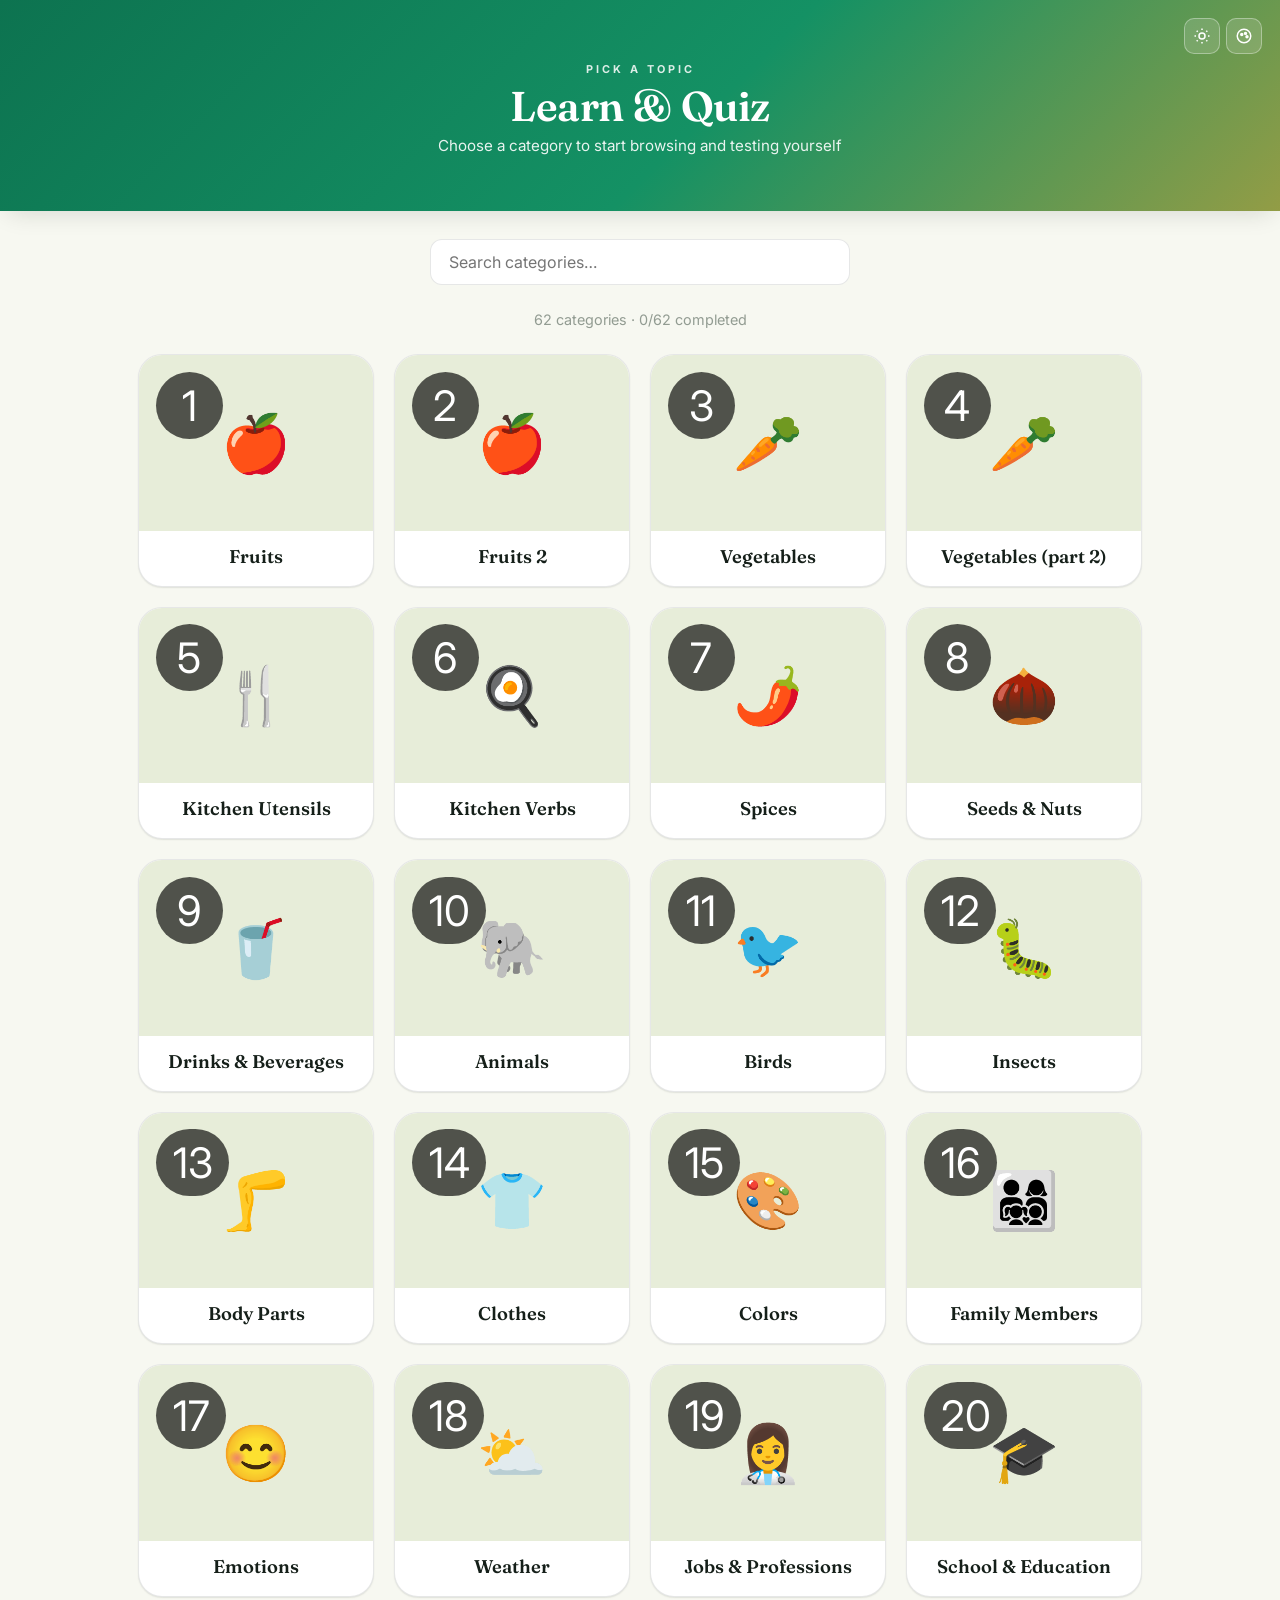
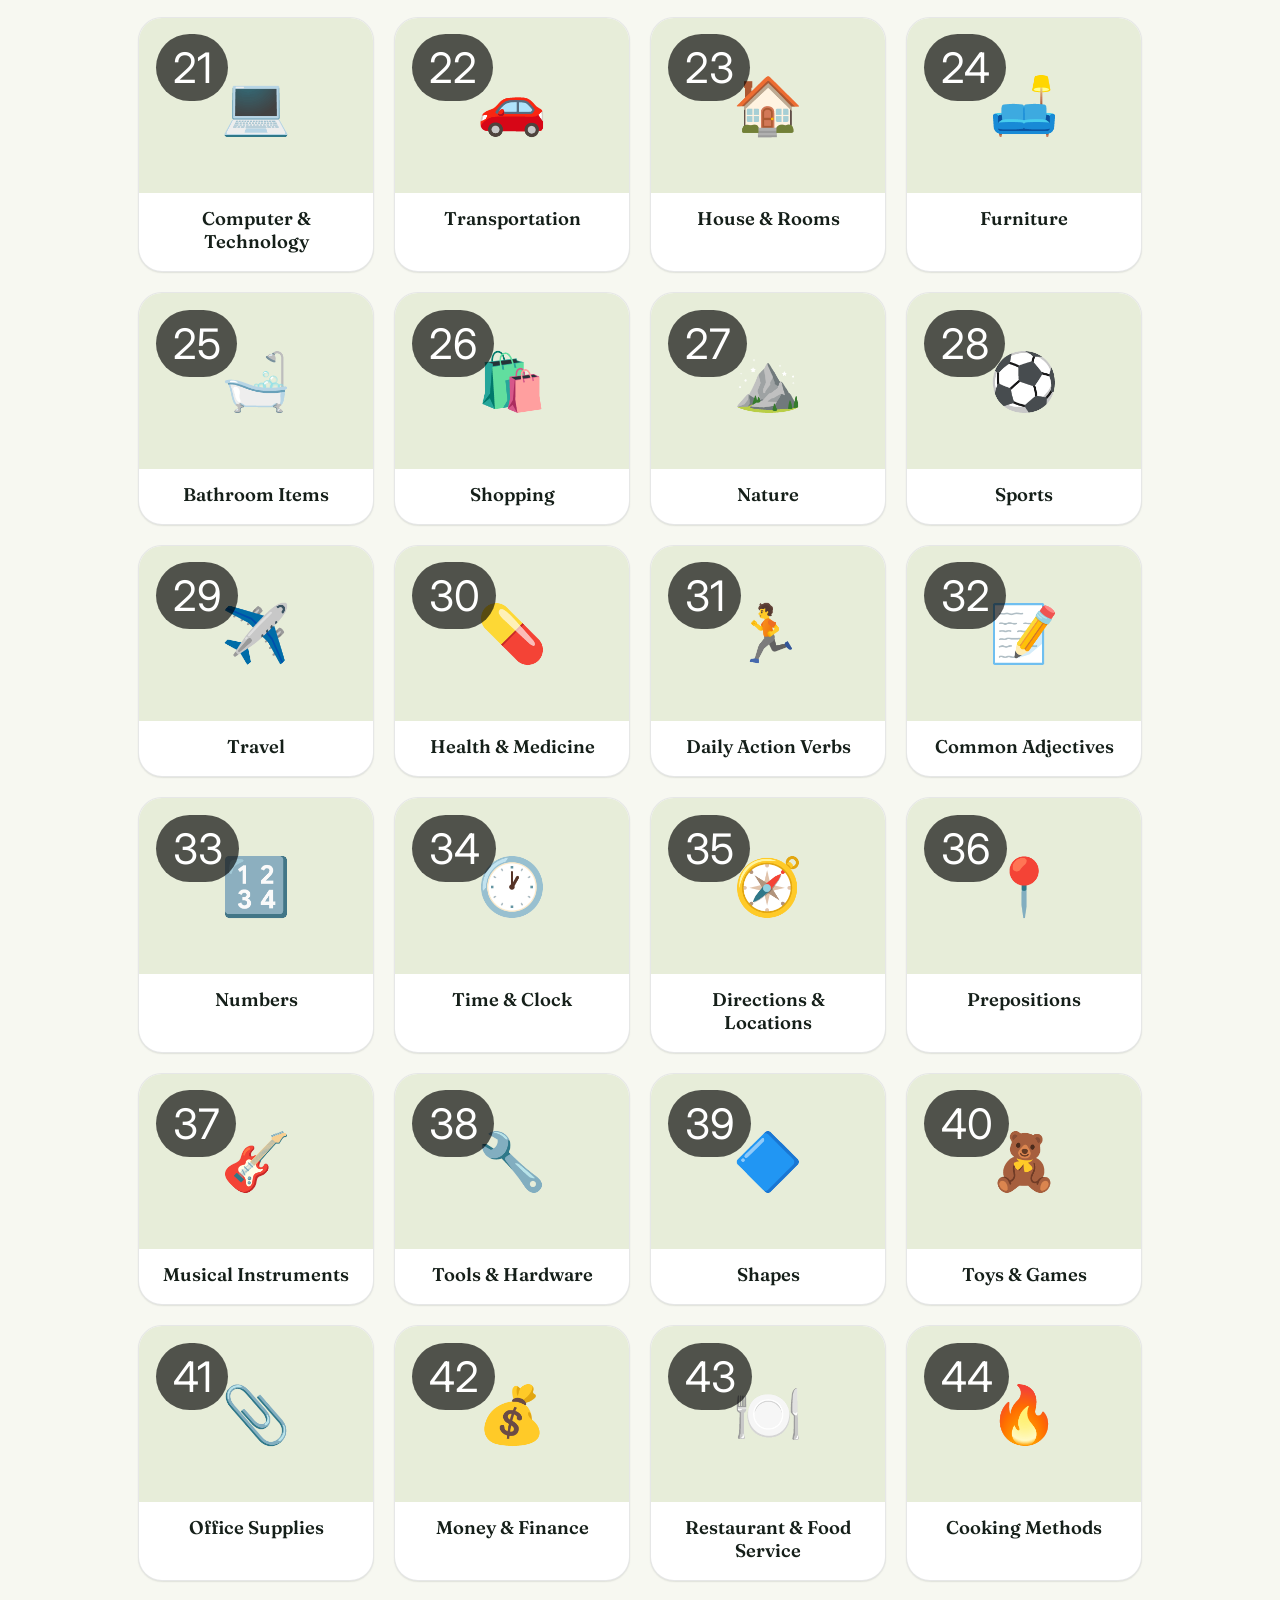
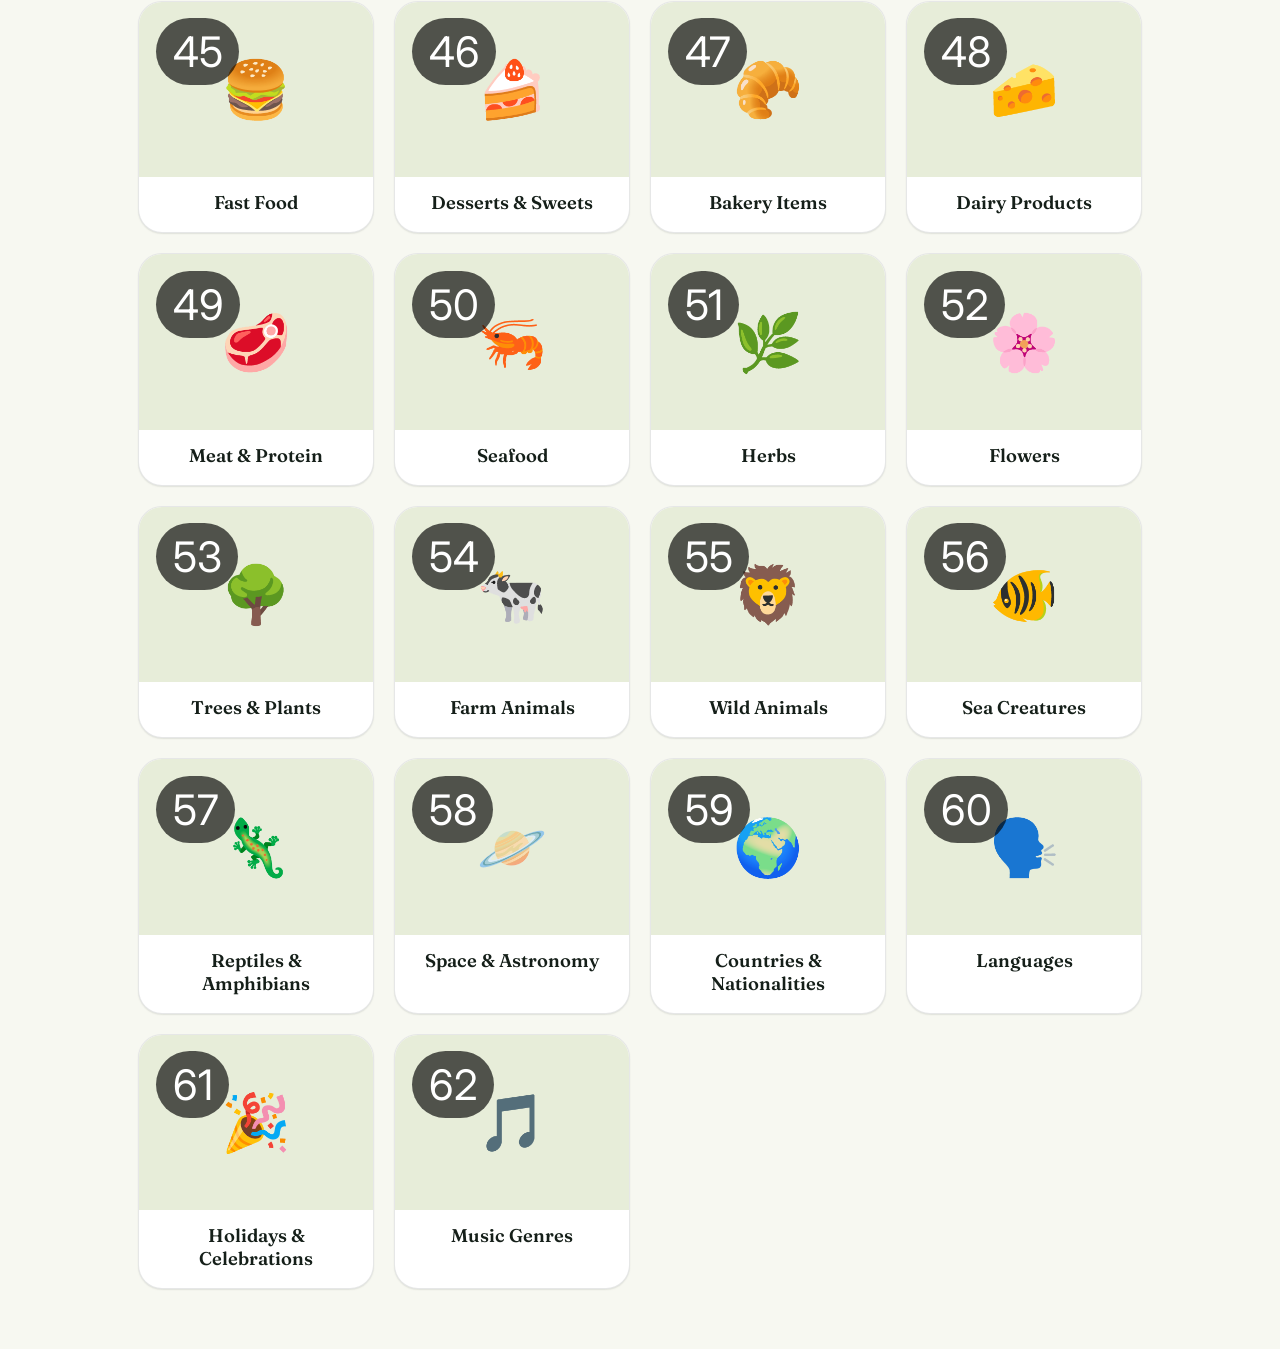
<file: categories/index.html>
<!DOCTYPE html>
<html lang="en">
<head>
<meta charset="UTF-8">
<meta name="viewport" content="width=device-width, initial-scale=1.0">
<title>Categories — Learn &amp; Quiz</title>
<link rel="stylesheet" href="style.css">
<style>
  /* Minimal scoped styles for the new search-clear button and fallback thumb.
     Safe to remove/replace once equivalent rules exist in style.css instead. */
  .search-row{ position:relative; }
  .search-row #searchBox{ padding-right:2.25em; box-sizing:border-box; width:100%; }
  .search-clear{
    position:absolute; right:0.5em; top:50%; transform:translateY(-50%);
    border:none; background:transparent; cursor:pointer; font-size:1.1em;
    line-height:1; padding:0.2em 0.4em; color:inherit; opacity:0.6; display:none;
  }
  .search-clear:hover{ opacity:1; }
  .cat-thumb{ position:relative; display:flex; align-items:center; justify-content:center; font-size:3.5em; line-height:1; }
  .cat-serial{
    position:absolute; top:0.4em; left:0.4em;
    background:rgba(0,0,0,0.65); color:#fff; font-size:0.75em;
    min-width:1.6em; text-align:center; line-height:1.6em;
    border-radius:999px; padding:0 0.4em; pointer-events:none;
  }
</style>
<script src="../mitra-auth.js"></script>
</head>
<body>

<header>
  <div class="header-bar">
    <span></span>
    <div class="header-controls">
      <button class="icon-btn" id="themeToggle" aria-label="Switch to dark theme" aria-pressed="false">
        <svg id="themeIconSun" viewBox="0 0 24 24" fill="none" stroke="currentColor" stroke-width="2"><circle cx="12" cy="12" r="4"/><path d="M12 2v2M12 20v2M4.9 4.9l1.4 1.4M17.7 17.7l1.4 1.4M2 12h2M20 12h2M4.9 19.1l1.4-1.4M17.7 6.3l1.4-1.4"/></svg>
        <svg id="themeIconMoon" viewBox="0 0 24 24" fill="currentColor" style="display:none;"><path d="M21 12.8A9 9 0 1 1 11.2 3a7 7 0 0 0 9.8 9.8z"/></svg>
      </button>
      <div style="position:relative;">
        <button class="icon-btn" id="accentBtn" aria-label="Choose accent color" aria-expanded="false" aria-haspopup="true">
          <svg viewBox="0 0 24 24" fill="none" stroke="currentColor" stroke-width="2"><circle cx="12" cy="12" r="9"/><circle cx="9" cy="10" r="1.3" fill="currentColor"/><circle cx="14" cy="8.5" r="1.3" fill="currentColor"/><circle cx="16" cy="13" r="1.3" fill="currentColor"/></svg>
        </button>
        <div class="accent-panel" id="accentPanel" role="dialog" aria-label="Accent color">
          <div class="accent-panel-title">Accent color</div>
          <div class="accent-swatches" id="accentSwatches"></div>
        </div>
      </div>
    </div>
  </div>
  <div class="eyebrow">Pick a Topic</div>
  <h1>Learn &amp; Quiz</h1>
  <p>Choose a category to start browsing and testing yourself</p>
</header>

<main class="cat-main">
  <div class="search-row">
    <input type="text" id="searchBox" placeholder="Search categories…" aria-label="Search categories">
    <button type="button" class="search-clear" id="searchClear" aria-label="Clear search">✕</button>
  </div>
  <div class="cat-note" id="catNote" role="status" aria-live="polite">Loading categories…</div>
  <div class="cat-grid" id="catGrid"></div>
</main>

<script>
/* ==================================================================
   categories.json shape:
   [
     { "name": "Vegetables", "emoji": "🥕", "location": "vegetables.json" },
     { "name": "Fruits",     "emoji": "🍎", "location": "fruits.json" },
     ...
   ]

   Clicking a card opens categories.html?data=<location>, so categories.html
   loads that topic's data file (see the DATA_FILE param in categories.html).
   ================================================================== */

const catGrid = document.getElementById('catGrid');
const catNote = document.getElementById('catNote');
const searchBox = document.getElementById('searchBox');
const searchClear = document.getElementById('searchClear');

let allCategories = [];
let completedSet = new Set();

async function loadCompletedSet(){
  if(typeof MitraAuth === 'undefined') return;
  try{
    const completed = await MitraAuth.getCompletedCategories();
    completedSet = new Set(completed.map(r => r.location));
  }catch(e){ /* IndexedDB unavailable — badges just won't show */ }
}

async function loadCategories(){
  catNote.textContent = 'Loading categories…';
  try{
    const res = await fetch('cats/categories.json');
    if(!res.ok) throw new Error(`HTTP ${res.status}`);
    allCategories = await res.json();
    if(!Array.isArray(allCategories) || allCategories.length === 0){
      catNote.textContent = 'No categories found in cats/categories.json.';
      catGrid.innerHTML = '';
      return;
    }
    await loadCompletedSet();
    renderCategories(allCategories);
  }catch(e){
    catNote.textContent = 'Could not load cats/categories.json — make sure the cats folder is present.';
    catGrid.innerHTML = '';
  }
}

function renderCategories(categories){
  const doneCount = allCategories.filter(c => completedSet.has(c.location)).length;
  catNote.textContent = categories.length
    ? `${categories.length} categories · ${doneCount}/${allCategories.length} completed`
    : 'No categories match your search';
  catGrid.innerHTML = '';
  categories.forEach(cat => {
    // Serial number reflects the category's position in the original,
    // unfiltered list (allCategories) so it stays stable while searching.
    const serial = allCategories.indexOf(cat) + 1;
    const isComplete = completedSet.has(cat.location);
    const a = document.createElement('a');
    a.className = 'cat-card' + (isComplete ? ' completed' : '');
    a.href = `categories.html?data=${encodeURIComponent(cat.location)}`;
    a.innerHTML = `
      <div class="cat-thumb">
        <span class="cat-serial">${serial}</span>
        <span class="cat-complete-badge" aria-hidden="true">✓</span>
        <span class="cat-emoji" aria-hidden="true">${cat.emoji}</span>
      </div>
      <div class="cat-label">${cat.name}</div>`;
    catGrid.appendChild(a);
  });
}

function applySearch(){
  const q = searchBox.value.trim().toLowerCase();
  searchClear.style.display = q ? 'block' : 'none';
  const filtered = q
    ? allCategories.filter(cat => cat.name.toLowerCase().includes(q))
    : allCategories;
  renderCategories(filtered);
}

searchBox.addEventListener('input', applySearch);

searchClear.addEventListener('click', () => {
  searchBox.value = '';
  searchBox.focus();
  applySearch();
});

loadCategories();

if(typeof MitraAuth !== 'undefined'){
  MitraAuth.initThemeToggle();
  MitraAuth.initAccentPicker();
  // Keep badges in sync if the user marks/unmarks a category, comes back
  // via the back button, or has this page open in another tab.
  MitraAuth.onProgressChange(async () => {
    await loadCompletedSet();
    applySearch();
  });
  document.addEventListener('visibilitychange', async () => {
    if(document.visibilityState === 'visible'){
      await loadCompletedSet();
      applySearch();
    }
  });
}
</script>
</body>
</html>
</file>
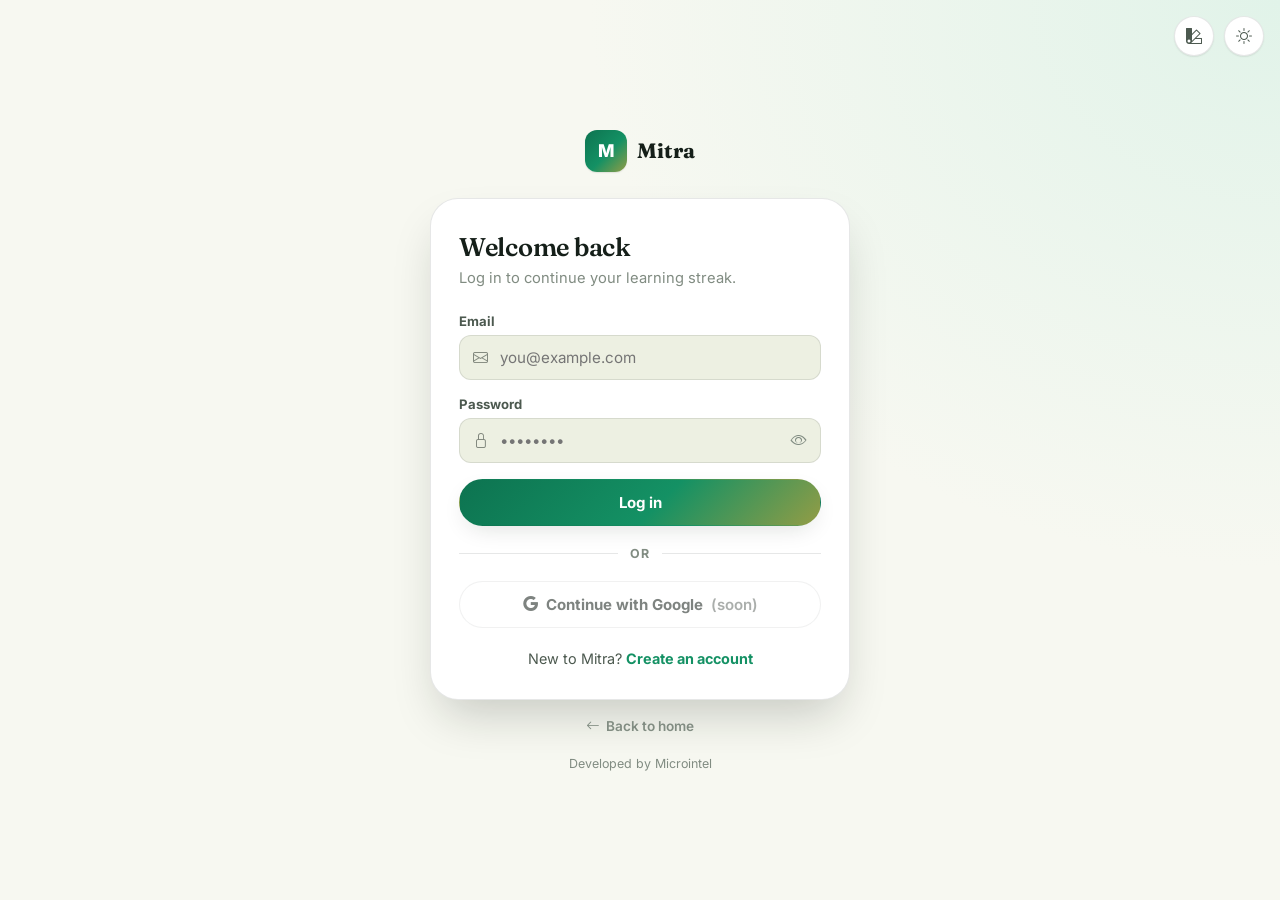
<file: login.html>
<!DOCTYPE html>
<html lang="en">
<head>
<meta charset="UTF-8">
<meta name="viewport" content="width=device-width, initial-scale=1.0, viewport-fit=cover">
<title>Log in — Mitra</title>
<meta name="description" content="Log in to your Mitra account to continue learning English.">
<link rel="preconnect" href="https://fonts.googleapis.com">
<link rel="preconnect" href="https://fonts.gstatic.com" crossorigin>
<link href="https://fonts.googleapis.com/css2?family=Fraunces:opsz,wght@9..144,400;9..144,500;9..144,600;9..144,700&family=Inter:ital,wght@0,400;0,500;0,600;0,700;0,800;1,500&display=swap" rel="stylesheet">
<link rel="stylesheet" href="https://cdn.jsdelivr.net/npm/bootstrap-icons@1.11.3/font/bootstrap-icons.css">
<style>
:root{
  --font-display:'Fraunces',serif;
  --font-body:'Inter',sans-serif;
  --bg:#F7F8F1; --bg-soft:#EDF0E2; --surface:#FFFFFF;
  --surface-glass:rgba(255,255,255,.68); --surface-glass-border:rgba(18,28,20,.08);
  --ink:#151F19; --ink-soft:#4C594F; --muted:#818C82; --line:rgba(18,28,20,.10);
  --teal:#149164; --teal-dark:#0D7350; --teal-tint:#E1F3E9;
  --coral:#F2792E; --coral-tint:#FDECDD;
  --gold:#E7A431; --gold-tint:#FBF0DA;
  --on-brand:#FFFFFF;
  --danger:#C23B3B; --danger-tint:#FBEAE8;
  --grad-hero: radial-gradient(120% 140% at 100% 0%, var(--teal-tint) 0%, var(--bg) 45%, var(--bg) 100%);
  --grad-brand: linear-gradient(135deg,#0D7350 0%, #149164 55%, #E7A431 130%);
  --shadow-sm: 0 1px 2px rgba(18,28,20,.06), 0 1px 1px rgba(18,28,20,.04);
  --shadow-md: 0 8px 24px -8px rgba(18,28,20,.16);
  --shadow-lg: 0 24px 48px -12px rgba(18,28,20,.22);
  --r-sm:12px; --r-md:18px; --r-lg:24px; --r-xl:28px;
}
[data-theme="dark"]{
  --bg:#0B120D; --bg-soft:#111A14; --surface:#16211A;
  --surface-glass:rgba(22,33,26,.62); --surface-glass-border:rgba(230,240,232,.08);
  --ink:#E7F0E9; --ink-soft:#B4C4B8; --muted:#7C8B80; --line:rgba(230,240,232,.10);
  --teal:#3FCB93; --teal-dark:#2AA877; --teal-tint:rgba(63,203,147,.16);
  --coral:#FF9B54; --coral-tint:rgba(255,155,84,.14);
  --gold:#F6C567; --gold-tint:rgba(246,197,103,.14);
  --on-brand:#FFFFFF;
  --danger:#FF7A73; --danger-tint:rgba(255,122,115,.14);
  --grad-hero: var(--bg);
  --grad-brand: linear-gradient(135deg,#2AA877 0%, #3FCB93 55%, #F6C567 130%);
  --shadow-sm: 0 1px 2px rgba(0,0,0,.3);
  --shadow-md: 0 8px 24px -8px rgba(0,0,0,.5);
  --shadow-lg: 0 24px 48px -12px rgba(0,0,0,.6);
}
/* Accent themes: pick the primary color for a specific psychological
   effect. Coral/gold stay fixed since they carry a fixed UI meaning. */
[data-accent="ocean"]{ --teal:#1477A6; --teal-dark:#0F5F87; --teal-tint:#E2F1F8; --grad-brand: linear-gradient(135deg,#0F5F87 0%, #1477A6 55%, #E7A431 130%); }
[data-accent="ocean"][data-theme="dark"]{ --teal:#4FB8E0; --teal-dark:#2E9BC4; --teal-tint:rgba(79,184,224,.16); --grad-brand: linear-gradient(135deg,#2E9BC4 0%, #4FB8E0 55%, #F6C567 130%); }
[data-accent="plum"]{ --teal:#8B4FBF; --teal-dark:#723FA0; --teal-tint:#F2EAFA; --grad-brand: linear-gradient(135deg,#723FA0 0%, #8B4FBF 55%, #E7A431 130%); }
[data-accent="plum"][data-theme="dark"]{ --teal:#B98CF0; --teal-dark:#9E6BDE; --teal-tint:rgba(185,140,240,.16); --grad-brand: linear-gradient(135deg,#9E6BDE 0%, #B98CF0 55%, #F6C567 130%); }
[data-accent="terracotta"]{ --teal:#C1592D; --teal-dark:#9E4522; --teal-tint:#FBEBE1; --grad-brand: linear-gradient(135deg,#9E4522 0%, #C1592D 55%, #E7A431 130%); }
[data-accent="terracotta"][data-theme="dark"]{ --teal:#E88656; --teal-dark:#D06B3B; --teal-tint:rgba(232,134,86,.16); --grad-brand: linear-gradient(135deg,#D06B3B 0%, #E88656 55%, #F6C567 130%); }
[data-accent="berry"]{ --teal:#B0295A; --teal-dark:#8E1D47; --teal-tint:#FBE7EF; --grad-brand: linear-gradient(135deg,#8E1D47 0%, #B0295A 55%, #E7A431 130%); }
[data-accent="berry"][data-theme="dark"]{ --teal:#F0679A; --teal-dark:#DB4880; --teal-tint:rgba(240,103,154,.16); --grad-brand: linear-gradient(135deg,#DB4880 0%, #F0679A 55%, #F6C567 130%); }
[data-accent="slate"]{ --teal:#445048; --teal-dark:#333D37; --teal-tint:#E9ECE9; --grad-brand: linear-gradient(135deg,#333D37 0%, #445048 55%, #E7A431 130%); }
[data-accent="slate"][data-theme="dark"]{ --teal:#9DAFA3; --teal-dark:#7E9188; --teal-tint:rgba(157,175,163,.16); --grad-brand: linear-gradient(135deg,#7E9188 0%, #9DAFA3 55%, #F6C567 130%); }
*{box-sizing:border-box; -webkit-tap-highlight-color:transparent;}
html,body{overflow-x:hidden; width:100%; min-height:100%;}
body{
  margin:0; min-height:100vh; background:var(--grad-hero); color:var(--ink);
  font-family:var(--font-body); -webkit-font-smoothing:antialiased;
  display:flex; align-items:center; justify-content:center; padding:28px 18px;
}
h1,h2{font-family:var(--font-display); margin:0; letter-spacing:-.01em;}
p{margin:0;}
a{color:inherit; text-decoration:none;}
button{font-family:var(--font-body); cursor:pointer;}
:focus-visible{outline:2.5px solid var(--coral); outline-offset:3px; border-radius:6px;}

.wrap{width:100%; max-width:420px;}
.brand{display:flex; align-items:center; justify-content:center; gap:10px; margin-bottom:26px; font-family:var(--font-display); font-weight:700; font-size:1.3rem;}
.brand-mark{width:42px; height:42px; border-radius:12px; background:var(--grad-brand); display:flex; align-items:center; justify-content:center; color:var(--on-brand); font-weight:800; font-family:var(--font-body); font-size:1.1rem; box-shadow:var(--shadow-sm); flex-shrink:0;}

.card{background:var(--surface); border:1px solid var(--line); border-radius:var(--r-xl); box-shadow:var(--shadow-lg); padding:32px 28px;}
.card h1{font-size:1.6rem; font-weight:600;}
.card .sub{color:var(--muted); font-size:.92rem; margin-top:6px; margin-bottom:26px;}

.field{margin-bottom:16px;}
.field label{display:block; font-size:.82rem; font-weight:700; margin-bottom:6px; color:var(--ink-soft);}
.input-wrap{position:relative;}
.input-wrap i.left{position:absolute; left:14px; top:50%; transform:translateY(-50%); opacity:.5; font-size:.95rem;}
.field input{width:100%; padding:12px 14px 12px 40px; border-radius:12px; border:1.5px solid var(--line); background:var(--bg-soft); color:var(--ink); font-size:.95rem; font-family:var(--font-body); transition:border-color .15s;}
.field input:focus{outline:none; border-color:var(--teal);}
.toggle-pw{position:absolute; right:6px; top:50%; transform:translateY(-50%); width:32px; height:32px; border-radius:8px; border:none; background:none; color:var(--muted); display:flex; align-items:center; justify-content:center; font-size:1rem;}
.toggle-pw:hover{color:var(--teal);}

.btn{display:inline-flex; align-items:center; justify-content:center; gap:8px; font-weight:700; font-size:.94rem; padding:13px 24px; border-radius:999px; border:1px solid transparent; transition:transform .18s ease, box-shadow .18s ease, opacity .18s ease; width:100%;}
.btn:active{transform:scale(.98);}
.btn-primary{background:var(--grad-brand); color:var(--on-brand); box-shadow:var(--shadow-md);}
.btn-primary:hover{transform:translateY(-1px); box-shadow:var(--shadow-lg);}
.btn-primary:disabled{opacity:.6; cursor:progress; transform:none;}
.btn-ghost{background:var(--surface); color:var(--ink); border-color:var(--line);}
.btn-ghost:hover{border-color:var(--teal); color:var(--teal);}
.btn-ghost:disabled{opacity:.55; cursor:not-allowed;}

.divider{display:flex; align-items:center; gap:12px; margin:20px 0; color:var(--muted); font-size:.78rem; font-weight:700; text-transform:uppercase; letter-spacing:.06em;}
.divider::before,.divider::after{content:''; flex:1; height:1px; background:var(--line);}

.alert{display:flex; align-items:flex-start; gap:10px; padding:12px 14px; border-radius:12px; background:var(--danger-tint); color:var(--danger); font-size:.86rem; font-weight:600; margin-bottom:18px; line-height:1.4;}
.alert i{margin-top:1px; flex-shrink:0;}
.alert.success{background:var(--teal-tint); color:var(--teal-dark);}

.foot-link{text-align:center; margin-top:22px; font-size:.9rem; color:var(--ink-soft);}
.foot-link a{color:var(--teal); font-weight:700;}
.foot-link a:hover{text-decoration:underline;}

.back-home{display:flex; justify-content:center; margin-top:18px;}
.back-home a{font-size:.85rem; color:var(--muted); font-weight:600; display:inline-flex; align-items:center; gap:6px;}
.back-home a:hover{color:var(--teal);}

.hidden{display:none !important;}

.theme-toggle{position:fixed; top:16px; right:16px; width:40px; height:40px; border-radius:50%; border:1px solid var(--line); background:var(--surface); color:var(--ink-soft); display:flex; align-items:center; justify-content:center; box-shadow:var(--shadow-sm); font-size:1rem; z-index:50;}
.theme-toggle:hover{border-color:var(--teal); color:var(--teal);}
.accent-toggle{position:fixed; top:16px; right:66px; width:40px; height:40px; border-radius:50%; border:1px solid var(--line); background:var(--surface); color:var(--ink-soft); display:flex; align-items:center; justify-content:center; box-shadow:var(--shadow-sm); font-size:1rem; z-index:50;}
.accent-toggle:hover{border-color:var(--teal); color:var(--teal);}
.accent-panel{position:fixed; top:64px; right:16px; width:250px; max-width:calc(100vw - 32px); background:var(--surface); border:1px solid var(--line); border-radius:var(--r-md); box-shadow:var(--shadow-lg); padding:14px; z-index:150; opacity:0; visibility:hidden; transform:translateY(-6px); transition:opacity .18s ease, transform .18s ease, visibility .18s;}
.accent-panel.open{opacity:1; visibility:visible; transform:translateY(0);}
.accent-panel-title{font-size:.7rem; font-weight:800; text-transform:uppercase; letter-spacing:.08em; color:var(--muted); margin-bottom:10px;}
.accent-swatches{display:grid; grid-template-columns:1fr 1fr; gap:8px;}
.accent-swatch{display:flex; align-items:center; gap:8px; padding:8px; border-radius:10px; border:1.5px solid var(--line); background:transparent; text-align:left; font-family:var(--font-body);}
.accent-swatch[aria-pressed="true"]{border-color:var(--swatch);}
.accent-swatch-dot{width:15px; height:15px; border-radius:50%; background:var(--swatch); flex-shrink:0; box-shadow:0 0 0 2px var(--surface), 0 0 0 3.5px var(--swatch);}
.accent-swatch-label{font-size:.75rem; font-weight:700; color:var(--ink); line-height:1.25;}
.accent-swatch-label small{display:block; font-weight:500; color:var(--muted); font-size:.64rem;}
</style>
</head>
<body data-theme="light">
<button class="theme-toggle" id="themeToggle" aria-label="Switch to dark theme" aria-pressed="false">
  <i class="bi bi-sun" id="themeIconSun" aria-hidden="true"></i>
  <i class="bi bi-moon-stars" id="themeIconMoon" aria-hidden="true" style="display:none;"></i>
</button>
<button class="accent-toggle" id="accentBtn" aria-label="Choose accent color" aria-expanded="false" aria-haspopup="true">
  <i class="bi bi-palette2" aria-hidden="true"></i>
</button>
<div class="accent-panel" id="accentPanel" role="dialog" aria-label="Accent color">
  <div class="accent-panel-title">Accent color</div>
  <div class="accent-swatches" id="accentSwatches"></div>
</div>
<div class="wrap">
  <a class="brand" href="mitra-dashboard.html">
    <span class="brand-mark" aria-hidden="true">M</span>
    Mitra
  </a>

  <div class="card">
    <h1>Welcome back</h1>
    <p class="sub">Log in to continue your learning streak.</p>

    <div id="alertBox" class="alert hidden" role="alert">
      <i class="bi bi-exclamation-circle-fill" aria-hidden="true"></i>
      <span id="alertText"></span>
    </div>

    <form id="loginForm" novalidate>
      <div class="field">
        <label for="email">Email</label>
        <div class="input-wrap">
          <i class="bi bi-envelope left" aria-hidden="true"></i>
          <input type="email" id="email" name="email" placeholder="you@example.com" autocomplete="email" required>
        </div>
      </div>
      <div class="field">
        <label for="password">Password</label>
        <div class="input-wrap">
          <i class="bi bi-lock left" aria-hidden="true"></i>
          <input type="password" id="password" name="password" placeholder="••••••••" autocomplete="current-password" style="padding-right:44px;" required>
          <button type="button" class="toggle-pw" id="togglePw" aria-label="Show password" aria-pressed="false">
            <i class="bi bi-eye" aria-hidden="true"></i>
          </button>
        </div>
      </div>
      <button type="submit" class="btn btn-primary" id="submitBtn">
        <span id="submitLabel">Log in</span>
      </button>
    </form>

    <div class="divider">or</div>

    <button type="button" class="btn btn-ghost" id="googleBtn" disabled title="Google sign-in is coming soon">
      <i class="bi bi-google" aria-hidden="true"></i> Continue with Google <span style="font-weight:600; opacity:.65;">(soon)</span>
    </button>

    <p class="foot-link">New to Mitra? <a href="register.html">Create an account</a></p>
  </div>

  <div class="back-home">
    <a href="mitra-dashboard.html"><i class="bi bi-arrow-left" aria-hidden="true"></i> Back to home</a>
  </div>

  <p style="text-align:center; margin-top:22px; font-size:.78rem; color:var(--muted);">Developed by Microintel</p>
</div>

<script src="mitra-auth.js"></script>
<script>
(function(){
  "use strict";

  // Theme is persisted in the shared "mitrami" IndexedDB and stays in sync
  // with the dashboard, register, profile, and logout pages.
  MitraAuth.initThemeToggle();
  MitraAuth.initAccentPicker();

  var form = document.getElementById('loginForm');
  var alertBox = document.getElementById('alertBox');
  var alertText = document.getElementById('alertText');
  var submitBtn = document.getElementById('submitBtn');
  var submitLabel = document.getElementById('submitLabel');
  var togglePw = document.getElementById('togglePw');
  var pwInput = document.getElementById('password');

  // If already signed in, skip straight to the dashboard.
  MitraAuth.getCurrentUser().then(function(user){
    if (user) window.location.href = 'mitra-dashboard.html';
  });

  togglePw.addEventListener('click', function(){
    var show = pwInput.type === 'password';
    pwInput.type = show ? 'text' : 'password';
    togglePw.setAttribute('aria-pressed', String(show));
    togglePw.setAttribute('aria-label', show ? 'Hide password' : 'Show password');
    togglePw.innerHTML = '<i class="bi ' + (show ? 'bi-eye-slash' : 'bi-eye') + '" aria-hidden="true"></i>';
  });

  function showError(msg){
    alertBox.classList.remove('hidden');
    alertText.textContent = msg;
  }
  function hideError(){
    alertBox.classList.add('hidden');
  }

  form.addEventListener('submit', function(e){
    e.preventDefault();
    hideError();
    var email = document.getElementById('email').value;
    var password = pwInput.value;

    submitBtn.disabled = true;
    submitLabel.textContent = 'Logging in…';

    MitraAuth.login(email, password).then(function(){
      window.location.href = 'mitra-dashboard.html';
    }).catch(function(err){
      showError(err.message || 'Something went wrong. Please try again.');
      submitBtn.disabled = false;
      submitLabel.textContent = 'Log in';
    });
  });
})();
</script>
</body>
</html>
</file>
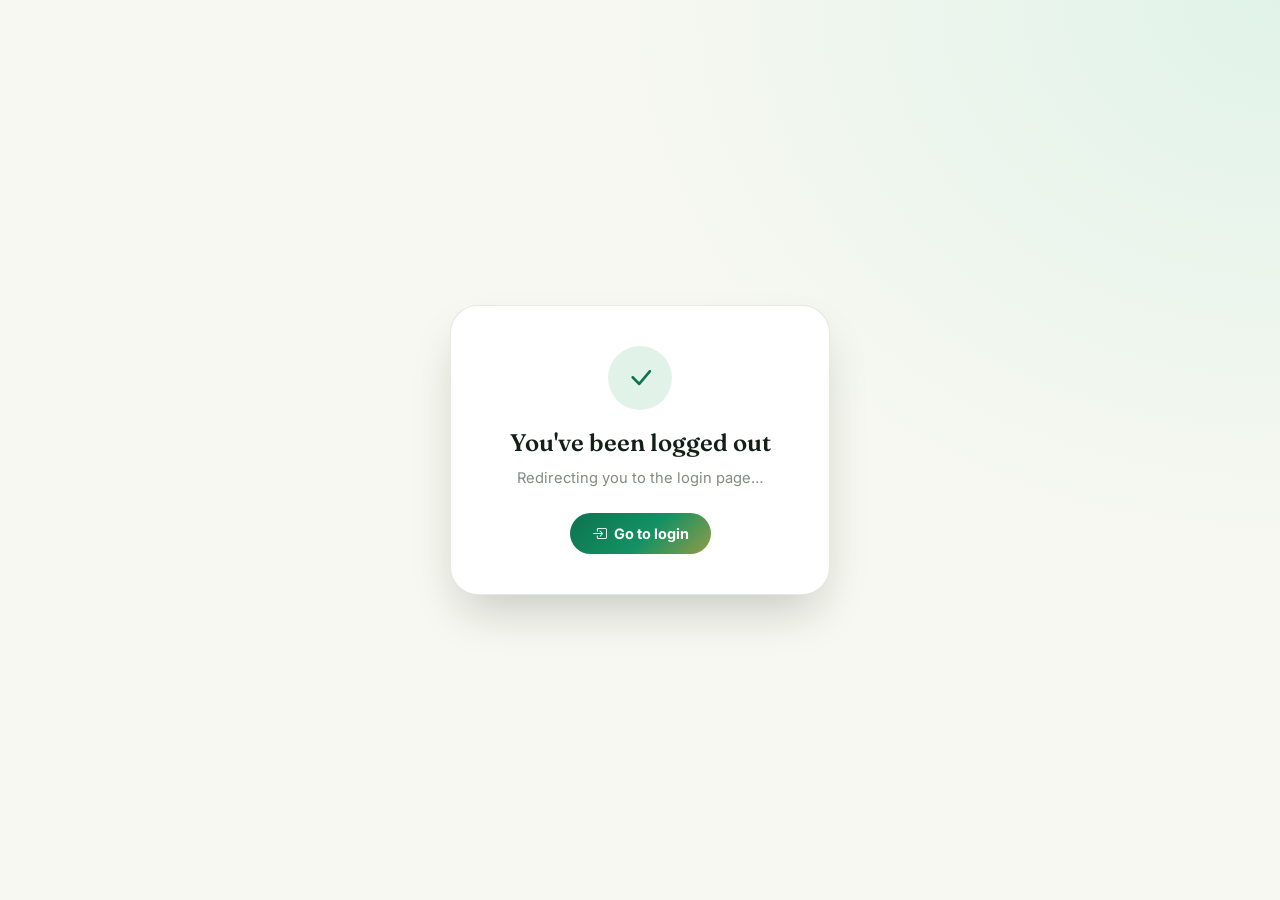
<file: logout.html>
<!DOCTYPE html>
<html lang="en">
<head>
<meta charset="UTF-8">
<meta name="viewport" content="width=device-width, initial-scale=1.0, viewport-fit=cover">
<title>Log out — Mitra</title>
<link rel="preconnect" href="https://fonts.googleapis.com">
<link rel="preconnect" href="https://fonts.gstatic.com" crossorigin>
<link href="https://fonts.googleapis.com/css2?family=Fraunces:opsz,wght@9..144,400;9..144,500;9..144,600;9..144,700&family=Inter:ital,wght@0,400;0,500;0,600;0,700;0,800;1,500&display=swap" rel="stylesheet">
<link rel="stylesheet" href="https://cdn.jsdelivr.net/npm/bootstrap-icons@1.11.3/font/bootstrap-icons.css">
<style>
:root{
  --font-display:'Fraunces',serif;
  --font-body:'Inter',sans-serif;
  --bg:#F7F8F1; --surface:#FFFFFF;
  --ink:#151F19; --ink-soft:#4C594F; --muted:#818C82; --line:rgba(18,28,20,.10);
  --teal:#149164; --teal-dark:#0D7350; --teal-tint:#E1F3E9;
  --coral:#F2792E;
  --on-brand:#FFFFFF;
  --grad-hero: radial-gradient(120% 140% at 100% 0%, var(--teal-tint) 0%, var(--bg) 45%, var(--bg) 100%);
  --grad-brand: linear-gradient(135deg,#0D7350 0%, #149164 55%, #E7A431 130%);
  --shadow-lg: 0 24px 48px -12px rgba(18,28,20,.22);
  --r-xl:28px;
}
[data-theme="dark"]{
  --bg:#0B120D; --surface:#16211A;
  --ink:#E7F0E9; --ink-soft:#B4C4B8; --muted:#7C8B80; --line:rgba(230,240,232,.10);
  --teal:#3FCB93; --teal-dark:#2AA877; --teal-tint:rgba(63,203,147,.16);
  --coral:#FF9B54;
  --on-brand:#FFFFFF;
  --grad-hero: var(--bg);
  --grad-brand: linear-gradient(135deg,#2AA877 0%, #3FCB93 55%, #F6C567 130%);
  --shadow-lg: 0 24px 48px -12px rgba(0,0,0,.6);
}
[data-accent="ocean"]{ --teal:#1477A6; --teal-dark:#0F5F87; --teal-tint:#E2F1F8; --grad-brand: linear-gradient(135deg,#0F5F87 0%, #1477A6 55%, #E7A431 130%); }
[data-accent="ocean"][data-theme="dark"]{ --teal:#4FB8E0; --teal-dark:#2E9BC4; --teal-tint:rgba(79,184,224,.16); --grad-brand: linear-gradient(135deg,#2E9BC4 0%, #4FB8E0 55%, #F6C567 130%); }
[data-accent="plum"]{ --teal:#8B4FBF; --teal-dark:#723FA0; --teal-tint:#F2EAFA; --grad-brand: linear-gradient(135deg,#723FA0 0%, #8B4FBF 55%, #E7A431 130%); }
[data-accent="plum"][data-theme="dark"]{ --teal:#B98CF0; --teal-dark:#9E6BDE; --teal-tint:rgba(185,140,240,.16); --grad-brand: linear-gradient(135deg,#9E6BDE 0%, #B98CF0 55%, #F6C567 130%); }
[data-accent="terracotta"]{ --teal:#C1592D; --teal-dark:#9E4522; --teal-tint:#FBEBE1; --grad-brand: linear-gradient(135deg,#9E4522 0%, #C1592D 55%, #E7A431 130%); }
[data-accent="terracotta"][data-theme="dark"]{ --teal:#E88656; --teal-dark:#D06B3B; --teal-tint:rgba(232,134,86,.16); --grad-brand: linear-gradient(135deg,#D06B3B 0%, #E88656 55%, #F6C567 130%); }
[data-accent="berry"]{ --teal:#B0295A; --teal-dark:#8E1D47; --teal-tint:#FBE7EF; --grad-brand: linear-gradient(135deg,#8E1D47 0%, #B0295A 55%, #E7A431 130%); }
[data-accent="berry"][data-theme="dark"]{ --teal:#F0679A; --teal-dark:#DB4880; --teal-tint:rgba(240,103,154,.16); --grad-brand: linear-gradient(135deg,#DB4880 0%, #F0679A 55%, #F6C567 130%); }
[data-accent="slate"]{ --teal:#445048; --teal-dark:#333D37; --teal-tint:#E9ECE9; --grad-brand: linear-gradient(135deg,#333D37 0%, #445048 55%, #E7A431 130%); }
[data-accent="slate"][data-theme="dark"]{ --teal:#9DAFA3; --teal-dark:#7E9188; --teal-tint:rgba(157,175,163,.16); --grad-brand: linear-gradient(135deg,#7E9188 0%, #9DAFA3 55%, #F6C567 130%); }
*{box-sizing:border-box;}
body{
  margin:0; min-height:100vh; background:var(--grad-hero); color:var(--ink);
  font-family:var(--font-body); -webkit-font-smoothing:antialiased;
  display:flex; align-items:center; justify-content:center; padding:28px 18px;
}
h1{font-family:var(--font-display); margin:0; font-weight:600; font-size:1.5rem;}
p{margin:0;}
a{color:inherit; text-decoration:none;}
:focus-visible{outline:2.5px solid var(--coral); outline-offset:3px; border-radius:6px;}

.card{background:var(--surface); border:1px solid var(--line); border-radius:var(--r-xl); box-shadow:var(--shadow-lg); padding:40px 32px; text-align:center; max-width:380px; width:100%;}
.icon-circle{width:64px; height:64px; border-radius:50%; background:var(--teal-tint); color:var(--teal-dark); display:flex; align-items:center; justify-content:center; font-size:1.8rem; margin:0 auto 18px;}
.icon-circle.loading{background:var(--bg-soft, #EDF0E2);}
.sub{color:var(--muted); font-size:.92rem; margin-top:10px; line-height:1.5;}
.btn{display:inline-flex; align-items:center; justify-content:center; gap:8px; font-weight:700; font-size:.9rem; padding:12px 22px; border-radius:999px; background:var(--grad-brand); color:var(--on-brand); margin-top:24px;}
.spin{animation:spin 1s linear infinite; display:inline-block;}
@keyframes spin{to{transform:rotate(360deg);}}
</style>
</head>
<body data-theme="light">
<div class="card">
  <div class="icon-circle" id="iconCircle"><i class="bi bi-arrow-repeat spin" aria-hidden="true"></i></div>
  <h1 id="statusTitle">Logging you out…</h1>
  <p class="sub" id="statusSub">Just a moment.</p>
  <a href="login.html" class="btn" id="loginLink" style="display:none;">
    <i class="bi bi-box-arrow-in-right" aria-hidden="true"></i> Go to login
  </a>
</div>

<script src="mitra-auth.js"></script>
<script>
(function(){
  "use strict";

  // Match the theme saved in the shared "mitrami" IndexedDB.
  var prefersDark = window.matchMedia && window.matchMedia('(prefers-color-scheme: dark)').matches;
  MitraAuth.getTheme().then(function(saved){
    document.body.setAttribute('data-theme', saved || (prefersDark ? 'dark' : 'light'));
  });
  MitraAuth.applySavedAccent();

  var iconCircle = document.getElementById('iconCircle');
  var statusTitle = document.getElementById('statusTitle');
  var statusSub = document.getElementById('statusSub');
  var loginLink = document.getElementById('loginLink');

  MitraAuth.logout().then(function(){
    iconCircle.innerHTML = '<i class="bi bi-check-lg" aria-hidden="true"></i>';
    statusTitle.textContent = "You've been logged out";
    statusSub.textContent = 'Redirecting you to the login page…';
    loginLink.style.display = 'inline-flex';
    setTimeout(function(){ window.location.href = 'login.html'; }, 1800);
  }).catch(function(err){
    iconCircle.innerHTML = '<i class="bi bi-exclamation-triangle" aria-hidden="true"></i>';
    statusTitle.textContent = 'Could not log out';
    statusSub.textContent = err.message || 'Something went wrong. Please try again.';
    loginLink.style.display = 'inline-flex';
  });
})();
</script>
</body>
</html>
</file>
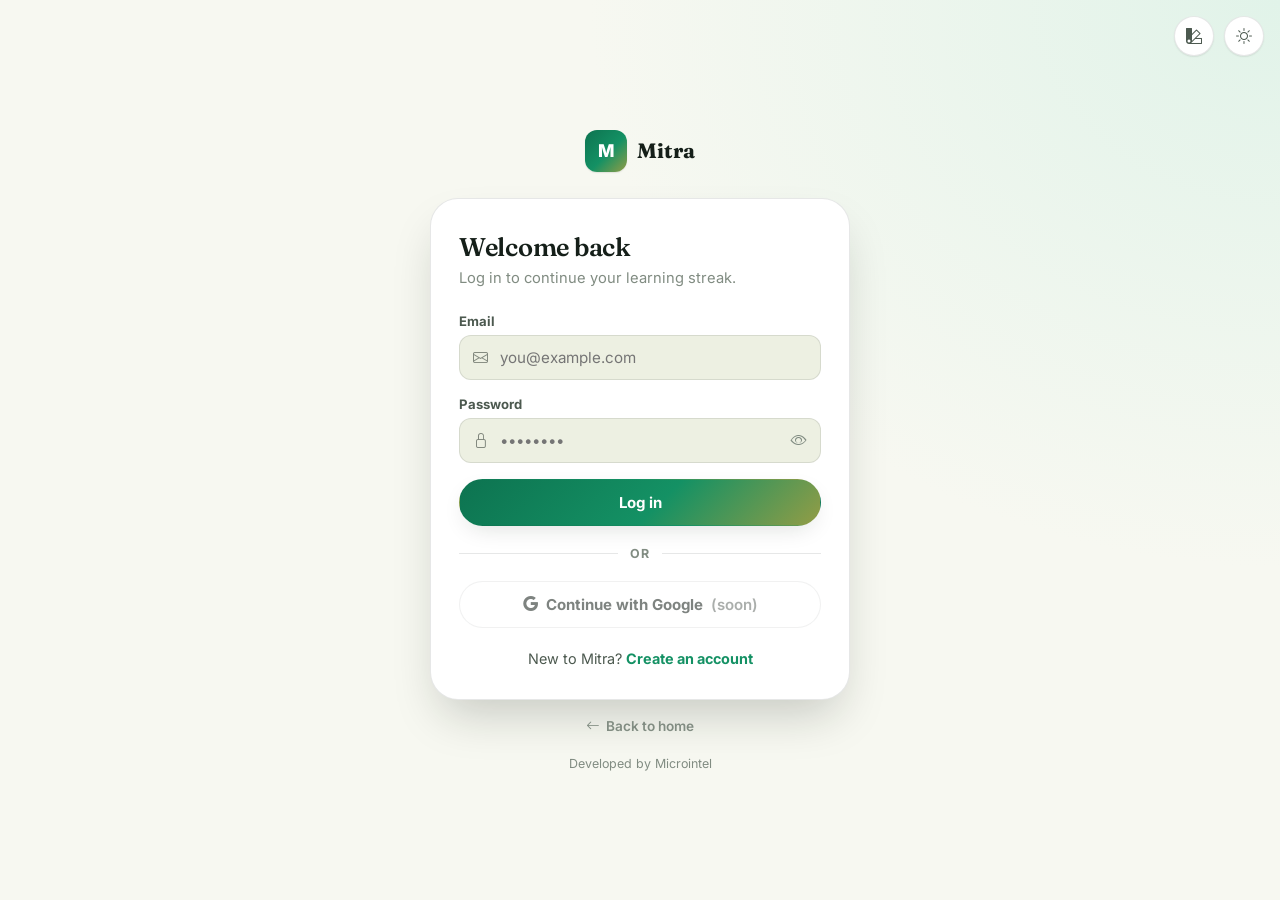
<file: mitra-dashboard.html>
<!DOCTYPE html>
<html lang="en">
<head>
<meta charset="UTF-8">
<meta name="viewport" content="width=device-width, initial-scale=1.0, viewport-fit=cover">
<title>Mitra — Your English learning companion</title>
<meta name="description" content="Mitra learning dashboard: vocabulary, grammar, speaking, listening, reading and writing practice, all in one friendly place.">
<link rel="preconnect" href="https://fonts.googleapis.com">
<link rel="preconnect" href="https://fonts.gstatic.com" crossorigin>
<link href="https://fonts.googleapis.com/css2?family=Fraunces:opsz,wght@9..144,400;9..144,500;9..144,600;9..144,700&family=Inter:ital,wght@0,400;0,500;0,600;0,700;0,800;1,500&display=swap" rel="stylesheet">
<link rel="stylesheet" href="https://cdn.jsdelivr.net/npm/bootstrap-icons@1.11.3/font/bootstrap-icons.css">
<style>
/* ============ TOKENS ============ */
:root{
  --font-display:'Fraunces',serif;
  --font-body:'Inter',sans-serif;

  --bg:#F7F8F1;
  --bg-soft:#EDF0E2;
  --surface:#FFFFFF;
  --surface-glass:rgba(255,255,255,.68);
  --surface-glass-border:rgba(18,28,20,.08);
  --ink:#151F19;
  --ink-soft:#4C594F;
  --muted:#818C82;
  --line:rgba(18,28,20,.10);

  /* Default accent: Emerald — growth green reads as "go / progress /
     correct," the same visual-reward cue that makes habit apps feel
     satisfying to keep up with. Overridden via [data-accent] below
     when the user picks a different one. */
  --teal:#149164;
  --teal-dark:#0D7350;
  --teal-tint:#E1F3E9;
  --coral:#F2792E;
  --coral-tint:#FDECDD;
  --gold:#E7A431;
  --gold-tint:#FBF0DA;
  --on-brand:#FFFFFF;

  --grad-hero: radial-gradient(120% 140% at 100% 0%, var(--teal-tint) 0%, var(--bg) 45%, var(--bg) 100%);
  --grad-brand: linear-gradient(135deg,#0D7350 0%, #149164 55%, #E7A431 130%);
  --grad-coral: linear-gradient(135deg,#F2792E 0%, #E7A431 100%);

  --shadow-sm: 0 1px 2px rgba(18,28,20,.06), 0 1px 1px rgba(18,28,20,.04);
  --shadow-md: 0 8px 24px -8px rgba(18,28,20,.16);
  --shadow-lg: 0 24px 48px -12px rgba(18,28,20,.22);

  --r-sm:12px; --r-md:18px; --r-lg:24px; --r-xl:28px;
  --sidebar-w:248px; --sidebar-w-collapsed:76px;
  --topnav-h:72px;
}

[data-theme="dark"]{
  --bg:#0B120D;
  --bg-soft:#111A14;
  --surface:#16211A;
  --surface-glass:rgba(22,33,26,.62);
  --surface-glass-border:rgba(230,240,232,.08);
  --ink:#E7F0E9;
  --ink-soft:#B4C4B8;
  --muted:#7C8B80;
  --line:rgba(230,240,232,.10);

  --teal:#3FCB93;
  --teal-dark:#2AA877;
  --teal-tint:rgba(63,203,147,.16);
  --coral:#FF9B54;
  --coral-tint:rgba(255,155,84,.14);
  --gold:#F6C567;
  --gold-tint:rgba(246,197,103,.14);
  --on-brand:#FFFFFF;

  --grad-hero: var(--bg);
  --grad-brand: linear-gradient(135deg,#2AA877 0%, #3FCB93 55%, #F6C567 130%);
  --grad-coral: linear-gradient(135deg,#FF9B54 0%, #F6C567 100%);

  --shadow-sm: 0 1px 2px rgba(0,0,0,.3);
  --shadow-md: 0 8px 24px -8px rgba(0,0,0,.5);
  --shadow-lg: 0 24px 48px -12px rgba(0,0,0,.6);
}

/* ============ ACCENT THEMES ============
   Each option is tuned for a distinct psychological effect rather than
   picked for looks alone: Emerald (default, above) reads as growth and
   momentum — Ocean calmer/more analytical focus — Plum more creative/
   ambitious — Terracotta warmer/more encouraging — Berry more bold and
   confident — Slate quiet and minimal for distraction-prone users.
   Coral and gold stay fixed across every accent since they carry a
   fixed meaning in the UI (streak/urgency and achievement/reward). */
[data-accent="ocean"]{
  --teal:#1477A6; --teal-dark:#0F5F87; --teal-tint:#E2F1F8;
  --grad-brand: linear-gradient(135deg,#0F5F87 0%, #1477A6 55%, #E7A431 130%);
}
[data-accent="ocean"][data-theme="dark"]{
  --teal:#4FB8E0; --teal-dark:#2E9BC4; --teal-tint:rgba(79,184,224,.16);
  --grad-brand: linear-gradient(135deg,#2E9BC4 0%, #4FB8E0 55%, #F6C567 130%);
}
[data-accent="plum"]{
  --teal:#8B4FBF; --teal-dark:#723FA0; --teal-tint:#F2EAFA;
  --grad-brand: linear-gradient(135deg,#723FA0 0%, #8B4FBF 55%, #E7A431 130%);
}
[data-accent="plum"][data-theme="dark"]{
  --teal:#B98CF0; --teal-dark:#9E6BDE; --teal-tint:rgba(185,140,240,.16);
  --grad-brand: linear-gradient(135deg,#9E6BDE 0%, #B98CF0 55%, #F6C567 130%);
}
[data-accent="terracotta"]{
  --teal:#C1592D; --teal-dark:#9E4522; --teal-tint:#FBEBE1;
  --grad-brand: linear-gradient(135deg,#9E4522 0%, #C1592D 55%, #E7A431 130%);
}
[data-accent="terracotta"][data-theme="dark"]{
  --teal:#E88656; --teal-dark:#D06B3B; --teal-tint:rgba(232,134,86,.16);
  --grad-brand: linear-gradient(135deg,#D06B3B 0%, #E88656 55%, #F6C567 130%);
}
[data-accent="berry"]{
  --teal:#B0295A; --teal-dark:#8E1D47; --teal-tint:#FBE7EF;
  --grad-brand: linear-gradient(135deg,#8E1D47 0%, #B0295A 55%, #E7A431 130%);
}
[data-accent="berry"][data-theme="dark"]{
  --teal:#F0679A; --teal-dark:#DB4880; --teal-tint:rgba(240,103,154,.16);
  --grad-brand: linear-gradient(135deg,#DB4880 0%, #F0679A 55%, #F6C567 130%);
}
[data-accent="slate"]{
  --teal:#445048; --teal-dark:#333D37; --teal-tint:#E9ECE9;
  --grad-brand: linear-gradient(135deg,#333D37 0%, #445048 55%, #E7A431 130%);
}
[data-accent="slate"][data-theme="dark"]{
  --teal:#9DAFA3; --teal-dark:#7E9188; --teal-tint:rgba(157,175,163,.16);
  --grad-brand: linear-gradient(135deg,#7E9188 0%, #9DAFA3 55%, #F6C567 130%);
}

*{box-sizing:border-box; -webkit-tap-highlight-color:transparent;}
html,body{overflow-x:hidden; width:100%;}
@media (prefers-reduced-motion: reduce){
  *,*::before,*::after{animation-duration:.001ms !important; animation-iteration-count:1 !important; transition-duration:.001ms !important;}
}
body{
  margin:0; background:var(--bg); color:var(--ink);
  font-family:var(--font-body); -webkit-font-smoothing:antialiased;
  transition:background .35s ease, color .35s ease;
}
body.menu-open{overflow:hidden; position:fixed; inset:0; width:100%;}
a:active, button:active, .side-link:active, .bn-item:active, .qa-card:active{transform:scale(.96); transition:transform .1s ease;}
h1,h2,h3,h4{font-family:var(--font-display); margin:0; letter-spacing:-.01em;}
p{margin:0;}
a{color:inherit; text-decoration:none;}
button{font-family:var(--font-body); cursor:pointer;}
ul{list-style:none; margin:0; padding:0;}
img{max-width:100%; display:block;}

.skip-link{position:absolute; left:12px; top:-60px; background:var(--teal); color:#fff; padding:10px 16px; border-radius:8px; z-index:200; transition:top .2s;}
.skip-link:focus{top:12px;}

:focus-visible{outline:2.5px solid var(--coral); outline-offset:3px; border-radius:6px;}

.container{max-width:1320px; margin:0 auto; padding:0 20px;}
@media(min-width:1024px){.container{padding:0 40px;}}

.eyebrow{font-size:.75rem; font-weight:700; letter-spacing:.12em; text-transform:uppercase; color:var(--teal);}
.section{padding:28px 0;}
@media(min-width:640px){.section{padding:48px 0;}}
.section-head{display:flex; align-items:flex-end; justify-content:space-between; gap:16px; margin-bottom:18px; flex-wrap:wrap;}
.section-title{font-size:clamp(1.35rem,2.4vw,2rem); font-weight:600;}
.section-sub{color:var(--muted); font-size:.95rem; margin-top:6px; max-width:46ch;}
.link-more{font-weight:700; font-size:.88rem; color:var(--teal); white-space:nowrap; display:inline-flex; align-items:center; gap:6px;}
.link-more:hover{text-decoration:underline;}

.btn{display:inline-flex; align-items:center; justify-content:center; gap:8px; font-weight:700; font-size:.92rem; padding:13px 24px; border-radius:999px; border:1px solid transparent; transition:transform .18s ease, box-shadow .18s ease, background .18s ease; position:relative; overflow:hidden;}
.btn:active{transform:scale(.97);}
.btn-primary{background:var(--grad-brand); color:var(--on-brand); box-shadow:var(--shadow-md);}
.btn-primary:hover{transform:translateY(-2px); box-shadow:var(--shadow-lg);}
.btn-ghost{background:var(--surface-glass); color:var(--ink); border-color:var(--surface-glass-border); backdrop-filter:blur(10px);}
.btn-ghost:hover{border-color:var(--teal); color:var(--teal);}
.btn-sm{padding:9px 16px; font-size:.82rem; border-radius:999px;}

.card{background:var(--surface); border:1px solid var(--line); border-radius:var(--r-lg); box-shadow:var(--shadow-sm); transition:transform .25s ease, box-shadow .25s ease, border-color .25s ease;}
.card-hover:hover{transform:translateY(-4px); box-shadow:var(--shadow-md); border-color:transparent;}

.reveal{opacity:0; transform:translateY(18px); transition:opacity .6s ease, transform .6s ease;}
.reveal.in-view{opacity:1; transform:translateY(0);}

/* ============ TOP NAV ============ */
.topnav{position:sticky; top:0; z-index:100; height:var(--topnav-h); display:flex; align-items:center; background:var(--surface-glass); backdrop-filter:blur(16px); border-bottom:1px solid var(--surface-glass-border);}
.topnav-inner{width:100%; display:flex; align-items:center; gap:8px;}
@media(min-width:480px){.topnav-inner{gap:12px;}}
@media(min-width:1024px){.topnav-inner{gap:16px;}}
.brand{display:flex; align-items:center; gap:8px; font-family:var(--font-display); font-weight:700; font-size:1.05rem; flex-shrink:0;}
@media(min-width:480px){.brand{font-size:1.2rem;}}
.brand-name{display:none;}
@media(min-width:400px){.brand-name{display:inline;}}
.brand-mark{width:34px; height:34px; border-radius:10px; background:var(--grad-brand); display:flex; align-items:center; justify-content:center; color:var(--on-brand); font-weight:800; font-family:var(--font-body); font-size:.95rem; box-shadow:var(--shadow-sm); flex-shrink:0;}
@media(min-width:480px){.brand-mark{width:38px; height:38px; font-size:1.05rem;}}
.hamburger{display:flex; width:36px; height:36px; align-items:center; justify-content:center; border-radius:10px; border:1px solid var(--line); background:var(--surface); flex-shrink:0; font-size:1.1rem; color:var(--ink);}
@media(min-width:480px){.hamburger{width:40px; height:40px;}}

.search-wrap{flex:1; max-width:420px; position:relative; display:none;}
.search-wrap input{width:100%; padding:11px 16px 11px 40px; border-radius:999px; border:1px solid var(--line); background:var(--bg-soft); color:var(--ink); font-size:.9rem; font-family:var(--font-body);}
.search-wrap input:focus{outline:none; border-color:var(--teal);}
.search-wrap i{position:absolute; left:14px; top:50%; transform:translateY(-50%); opacity:.55; font-size:.95rem;}

.nav-actions{display:flex; align-items:center; gap:4px; margin-left:auto; flex-shrink:0;}
@media(min-width:480px){.nav-actions{gap:8px;}}
.pill-stat{display:none; align-items:center; gap:6px; padding:8px 14px; border-radius:999px; background:var(--bg-soft); border:1px solid var(--line); font-weight:700; font-size:.85rem; white-space:nowrap;}
.icon-btn{position:relative; width:36px; height:36px; border-radius:10px; border:1px solid var(--line); background:var(--surface); display:flex; align-items:center; justify-content:center; color:var(--ink-soft); flex-shrink:0; transition:border-color .2s, color .2s; font-size:1rem;}
/* ============ ACCENT PICKER ============ */
.accent-panel{position:absolute; top:calc(100% + 10px); right:0; width:250px; max-width:calc(100vw - 32px); background:var(--surface); border:1px solid var(--line); border-radius:var(--r-md); box-shadow:var(--shadow-lg); padding:14px; z-index:150; opacity:0; visibility:hidden; transform:translateY(-6px); transition:opacity .18s ease, transform .18s ease, visibility .18s;}
.accent-panel.open{opacity:1; visibility:visible; transform:translateY(0);}
.accent-panel-title{font-size:.7rem; font-weight:800; text-transform:uppercase; letter-spacing:.08em; color:var(--muted); margin-bottom:10px;}
.accent-swatches{display:grid; grid-template-columns:1fr 1fr; gap:8px;}
.accent-swatch{display:flex; align-items:center; gap:8px; padding:8px; border-radius:10px; border:1.5px solid var(--line); background:transparent; text-align:left; font-family:var(--font-body);}
.accent-swatch[aria-pressed="true"]{border-color:var(--swatch);}
.accent-swatch-dot{width:15px; height:15px; border-radius:50%; background:var(--swatch); flex-shrink:0; box-shadow:0 0 0 2px var(--surface), 0 0 0 3.5px var(--swatch);}
.accent-swatch-label{font-size:.75rem; font-weight:700; color:var(--ink); line-height:1.25;}
.accent-swatch-label small{display:block; font-weight:500; color:var(--muted); font-size:.64rem;}
@media(min-width:480px){.icon-btn{width:40px; height:40px;}}
.icon-btn:hover{border-color:var(--teal); color:var(--teal);}
.icon-btn.bell-btn{display:none;}
@media(min-width:360px){.icon-btn.bell-btn{display:flex;}}
.dot-badge{position:absolute; top:7px; right:7px; width:7px; height:7px; border-radius:50%; background:var(--coral); border:1.5px solid var(--surface);}
.avatar{width:36px; height:36px; border-radius:50%; background:var(--grad-coral); display:flex; align-items:center; justify-content:center; font-weight:800; color:#3a1300; flex-shrink:0; font-size:.85rem;}
@media(min-width:480px){.avatar{width:40px; height:40px; font-size:.9rem;}}

/* ============ LAYOUT / SIDEBAR ============ */
.app-layout{display:flex; align-items:flex-start;}
.sidebar{display:none; position:sticky; top:var(--topnav-h); height:calc(100vh - var(--topnav-h)); width:var(--sidebar-w); flex-shrink:0; border-right:1px solid var(--line); padding:20px 12px; transition:width .25s ease; overflow-y:auto;}
.sidebar.collapsed{width:var(--sidebar-w-collapsed);}
.sidebar-toggle{width:100%; display:flex; align-items:center; gap:10px; justify-content:flex-end; padding:6px 8px 18px; color:var(--muted); background:none; border:none;}
.sidebar-toggle:hover{color:var(--teal);}
.side-link{display:flex; align-items:center; gap:12px; padding:11px 12px; border-radius:12px; font-weight:600; font-size:.9rem; color:var(--ink-soft); margin-bottom:2px; white-space:nowrap; overflow:hidden;}
.side-link svg{flex-shrink:0;}
.side-link:hover{background:var(--bg-soft); color:var(--ink);}
.side-link.active{background:var(--teal-tint); color:var(--teal-dark);}
[data-theme="dark"] .side-link.active{color:var(--teal);}
.sidebar.collapsed .side-link span{display:none;}
.side-group-label{font-size:.7rem; text-transform:uppercase; letter-spacing:.1em; color:var(--muted); font-weight:700; padding:16px 12px 6px;}
.sidebar.collapsed .side-group-label{display:none;}

main{flex:1; min-width:0;}

/* ============ HERO ============ */
.hero{background:var(--grad-hero); border-bottom:1px solid var(--line); overflow:hidden; position:relative;}
.hero-grid{display:grid; grid-template-columns:1fr; gap:40px; padding-top:44px; padding-bottom:40px; align-items:center;}
.hero-greeting{font-size:.95rem; font-weight:700; color:var(--teal); display:flex; align-items:center; gap:8px; margin-bottom:14px;}
.hero-title{font-size:clamp(1.75rem,6vw,2.9rem); font-weight:600; line-height:1.12; max-width:16ch;}
.hero-title em{font-style:normal; color:var(--teal);}
.hero-sub{margin-top:16px; color:var(--ink-soft); font-size:1.02rem; max-width:46ch; line-height:1.55;}
.hero-actions{display:flex; gap:12px; margin-top:26px; flex-wrap:wrap;}
.hero-stats{display:grid; grid-template-columns:repeat(2,1fr); gap:10px; margin-top:32px; max-width:480px;}
.stat-chip{background:var(--surface-glass); border:1px solid var(--surface-glass-border); backdrop-filter:blur(10px); border-radius:var(--r-md); padding:14px 16px;}
.stat-chip .num{font-family:var(--font-display); font-size:1.4rem; font-weight:600; display:block;}
.stat-chip .lbl{font-size:.76rem; color:var(--muted); font-weight:600;}

.hero-art{position:relative; height:340px; display:none;}
.orbit-center{position:absolute; left:50%; top:50%; transform:translate(-50%,-50%); width:132px; height:132px; border-radius:50%; background:var(--grad-brand); box-shadow:var(--shadow-lg); display:flex; align-items:center; justify-content:center; color:var(--on-brand); text-align:center; font-family:var(--font-display); font-weight:600; font-size:.95rem; padding:10px; z-index:3;}
.orbit-ring{position:absolute; left:50%; top:50%; border:1.5px dashed var(--line); border-radius:50%; transform:translate(-50%,-50%);}
.orbit-ring.r1{width:230px; height:230px;}
.orbit-ring.r2{width:330px; height:330px;}
.word-bubble{position:absolute; background:var(--surface); border:1px solid var(--line); box-shadow:var(--shadow-sm); border-radius:999px; padding:8px 14px; font-weight:700; font-size:.82rem; display:flex; align-items:center; gap:6px; animation:float 6s ease-in-out infinite;}
.word-bubble .flag{font-size:.9rem;}
.wb1{top:6%; left:8%; animation-delay:0s;}
.wb2{top:14%; right:2%; animation-delay:1.1s;}
.wb3{bottom:22%; left:0%; animation-delay:2.1s;}
.wb4{bottom:6%; right:14%; animation-delay:.6s;}
.wb5{top:48%; right:-4%; animation-delay:1.7s;}
@keyframes float{0%,100%{transform:translateY(0);} 50%{transform:translateY(-12px);}}

/* ============ SHARED PROGRESS BAR ============ */
.progress-track{height:7px; border-radius:999px; background:var(--bg-soft); overflow:hidden; margin-top:auto;}
.progress-fill{height:100%; border-radius:999px; background:var(--grad-brand); width:0%; transition:width 1s ease;}
.progress-row{display:flex; justify-content:space-between; align-items:center; font-size:.74rem; font-weight:700; color:var(--muted); margin-top:6px;}

/* ============ CATEGORY SNAPSHOT (dashboard summary only) ============ */
.cat-snapshot{display:flex; align-items:center; gap:20px; padding:22px; flex-wrap:wrap;}
.cat-snapshot .cs-figures{display:flex; gap:28px; flex-wrap:wrap;}
.cat-snapshot .cs-num{font-family:var(--font-display); font-size:1.6rem; font-weight:600; display:block; line-height:1.1;}
.cat-snapshot .cs-lbl{font-size:.78rem; color:var(--muted); font-weight:600;}
.cat-snapshot .cs-track{flex:1 1 160px; min-width:140px;}
.cat-snapshot .cs-cta{margin-left:auto; font-weight:700; font-size:.85rem; color:var(--teal); display:flex; align-items:center; gap:6px; white-space:nowrap;}
.cat-snapshot .cs-cta i{transition:transform .2s;}
.cat-snapshot:hover .cs-cta i{transform:translateX(4px);}

/* ============ QUICK ACCESS ============ */
.qa-grid{display:grid; grid-template-columns:repeat(2,1fr); gap:14px;}
.qa-card{padding:20px 16px; text-align:left; display:flex; flex-direction:column; gap:10px; background:var(--surface);}
.qa-icon{width:44px; height:44px; border-radius:12px; background:var(--teal-tint); color:var(--teal-dark); display:flex; align-items:center; justify-content:center; font-size:1.3rem;}
[data-theme="dark"] .qa-icon{color:var(--teal);}
.qa-title{font-weight:700; font-size:.88rem;}

/* ============ STATS DASHBOARD ============ */
.stats-grid{display:grid; grid-template-columns:repeat(2,1fr); gap:14px;}
.stat-card{padding:20px; display:flex; flex-direction:column; gap:6px;}
.stat-card .icon{width:38px; height:38px; border-radius:10px; display:flex; align-items:center; justify-content:center; font-size:1.1rem; margin-bottom:6px;}
.stat-card .num{font-family:var(--font-display); font-size:1.7rem; font-weight:600;}
.stat-card .lbl{color:var(--muted); font-size:.8rem; font-weight:600;}

.skills-panel{margin-top:20px; padding:24px; display:grid; gap:16px;}
.skill-row{display:grid; grid-template-columns:100px 1fr 42px; align-items:center; gap:12px; font-size:.84rem;}
.skill-row .name{font-weight:700;}
.skill-row .pct{font-weight:700; text-align:right; color:var(--muted);}
.skill-track{height:8px; border-radius:999px; background:var(--bg-soft); overflow:hidden;}
.skill-fill{height:100%; border-radius:999px; width:0%; transition:width 1.1s ease;}

/* ============ CONTINUE LEARNING (scroll) ============ */
.scroll-row{display:flex; gap:16px; overflow-x:auto; padding-bottom:8px; scroll-snap-type:x proximity; -webkit-overflow-scrolling:touch;}
.scroll-row::-webkit-scrollbar{height:6px;}
.scroll-row::-webkit-scrollbar-thumb{background:var(--line); border-radius:999px;}
.cl-card{flex:0 0 240px; scroll-snap-align:start; padding:16px; display:flex; flex-direction:column; gap:10px;}
.cl-thumb{height:96px; border-radius:14px; display:flex; align-items:center; justify-content:center; font-size:2rem;}
.cl-name{font-weight:700; font-size:.92rem;}

/* ============ DAILY CHALLENGE + WORD OF DAY ============ */
.two-col{display:grid; grid-template-columns:1fr; gap:20px;}
.feature-card{border-radius:var(--r-xl); padding:28px; position:relative; overflow:hidden; color:#04231b;}
.feature-card.challenge{background:var(--grad-brand); color:var(--on-brand);}
.feature-card.wotd{background:var(--grad-coral);}
.feature-card .tag{font-weight:800; font-size:.72rem; text-transform:uppercase; letter-spacing:.1em; background:rgba(255,255,255,.35); display:inline-block; padding:5px 12px; border-radius:999px;}
.feature-card h3{font-size:1.7rem; margin-top:14px; font-weight:600;}
.feature-card .phon{font-weight:600; opacity:.75; margin-top:2px;}
.feature-card .meaning{margin-top:10px; font-size:.95rem; max-width:40ch;}
.feature-card .example{margin-top:8px; font-style:italic; font-size:.9rem; opacity:.85; max-width:40ch;}
.feature-card .row{display:flex; gap:10px; margin-top:20px; flex-wrap:wrap;}
.feature-card .btn-dark{background:rgba(15,16,19,.88); color:#fff;}
.feature-card .btn-dark:hover{background:#0F1013;}
.feature-card .icon-round{width:42px; height:42px; border-radius:50%; background:rgba(255,255,255,.35); display:flex; align-items:center; justify-content:center; border:none;}

/* ============ ACHIEVEMENTS ============ */
.badge-grid{display:flex; gap:12px; overflow-x:auto; padding-bottom:8px; scroll-snap-type:x proximity; -webkit-overflow-scrolling:touch;}
.badge-grid::-webkit-scrollbar{height:6px;}
.badge-grid::-webkit-scrollbar-thumb{background:var(--line); border-radius:999px;}
@media(min-width:640px){.badge-grid{display:grid; grid-template-columns:repeat(5,1fr); overflow:visible;}}
.badge{flex:0 0 96px; scroll-snap-align:start; padding:16px 8px; text-align:center; display:flex; flex-direction:column; align-items:center; gap:8px;}
.badge-icon{width:52px; height:52px; border-radius:50%; display:flex; align-items:center; justify-content:center; font-size:1.4rem; background:var(--bg-soft);}
.badge.unlocked .badge-icon{background:var(--grad-brand);}
.badge-label{font-size:.72rem; font-weight:700; line-height:1.3;}
.badge:not(.unlocked){opacity:.45;}

/* ============ LEARNING PATH ============ */
.path-track{display:flex; flex-direction:column; gap:0; margin-top:8px;}
.path-step{display:flex; gap:16px; position:relative; padding-bottom:34px;}
.path-step:last-child{padding-bottom:0;}
.path-step::before{content:''; position:absolute; left:19px; top:42px; bottom:0; width:2px; background:var(--line);}
.path-step:last-child::before{display:none;}
.path-dot{width:40px; height:40px; border-radius:50%; flex-shrink:0; display:flex; align-items:center; justify-content:center; font-weight:800; font-size:.85rem; z-index:1; border:2px solid var(--line); background:var(--surface); color:var(--muted);}
.path-step.done .path-dot{background:var(--teal); border-color:var(--teal); color:#fff;}
.path-step.active .path-dot{background:var(--surface); border-color:var(--teal); color:var(--teal);}
.path-body{flex:1; padding-top:4px;}
.path-body .t{font-weight:700; font-size:.98rem;}
.path-body .d{color:var(--muted); font-size:.82rem; margin-top:2px;}
.path-body .track-mini{margin-top:10px; max-width:260px;}

/* ============ TIMELINE ============ */
.timeline{display:flex; flex-direction:column; gap:0;}
.tl-item{display:flex; gap:14px; padding:14px 0; border-bottom:1px solid var(--line);}
.tl-item:last-child{border-bottom:none;}
.tl-icon{width:36px; height:36px; border-radius:10px; flex-shrink:0; display:flex; align-items:center; justify-content:center; font-size:1rem; background:var(--bg-soft);}
.tl-text{font-size:.88rem; font-weight:600;}
.tl-time{font-size:.76rem; color:var(--muted); margin-top:2px;}

/* ============ FOOTER ============ */
footer{border-top:1px solid var(--line); margin-top:24px; padding:40px 0 100px;}
.footer-grid{display:flex; flex-direction:column; gap:24px; align-items:flex-start;}
.footer-links{display:flex; flex-wrap:wrap; gap:18px; font-size:.85rem; color:var(--ink-soft); font-weight:600;}
.footer-links a:hover{color:var(--teal);}
.footer-meta{font-size:.78rem; color:var(--muted);}

/* ============ EMPTY STATE ============ */
.empty-state{text-align:center; padding:40px 20px; display:flex; flex-direction:column; align-items:center; gap:10px;}
.empty-state .em-icon{font-size:2.4rem;}
.empty-state h4{font-size:1rem;}
.empty-state p{color:var(--muted); font-size:.85rem; max-width:32ch;}

/* ============ MOBILE BOTTOM NAV ============ */
.bottom-nav{position:fixed; bottom:0; left:0; right:0; height:calc(64px + env(safe-area-inset-bottom)); padding-bottom:env(safe-area-inset-bottom); background:var(--surface-glass); backdrop-filter:blur(16px); border-top:1px solid var(--line); display:flex; z-index:120;}
.bn-item{appearance:none; -webkit-appearance:none; margin:0; padding:0; background:none; border:none; font-family:var(--font-body); flex:1; display:flex; flex-direction:column; align-items:center; justify-content:center; gap:3px; color:var(--muted); font-size:.66rem; font-weight:700;}
.bn-item i{font-size:1.15rem;}
.bn-item.active{color:var(--teal);}
body{padding-bottom:calc(64px + env(safe-area-inset-bottom));}
@media(min-width:1024px){body{padding-bottom:0;}}

/* ============ MOBILE MENU DRAWER ============ */
.mobile-menu{position:fixed; inset:0; z-index:150; display:none;}
.mobile-menu.open{display:block;}
.mm-backdrop{position:absolute; inset:0; background:rgba(10,18,15,0); backdrop-filter:blur(0px); transition:background .28s ease, backdrop-filter .28s ease;}
.mobile-menu.open .mm-backdrop{background:rgba(10,18,15,.5); backdrop-filter:blur(2px);}
.mm-panel{position:absolute; left:0; top:0; bottom:0; width:78%; max-width:300px; background:var(--surface); padding:20px; padding-top:calc(20px + env(safe-area-inset-top)); overflow-y:auto; box-shadow:var(--shadow-lg); transform:translateX(-100%); transition:transform .28s cubic-bezier(.32,.72,0,1);}
.mobile-menu.open .mm-panel{transform:translateX(0);}
.mm-close{width:36px; height:36px; border-radius:10px; border:1px solid var(--line); background:var(--bg-soft); display:flex; align-items:center; justify-content:center; margin-bottom:18px;}

/* ============ RESPONSIVE ============ */
@media(min-width:640px){
  .qa-grid{grid-template-columns:repeat(3,1fr);}
  .stats-grid{grid-template-columns:repeat(3,1fr);}
  .badge-grid{grid-template-columns:repeat(5,1fr);}
  .two-col{grid-template-columns:1fr 1fr;}
}
@media(min-width:840px){
  .search-wrap{display:block;}
  .pill-stat{display:flex;}
}
@media(min-width:1024px){
  body{padding-bottom:0;}
  .bottom-nav{display:none;}
  .hamburger{display:none;}
  .sidebar{display:block;}
  .hero-grid{grid-template-columns:1.1fr .9fr;}
  .hero-art{display:block;}
  .stats-grid{grid-template-columns:repeat(6,1fr);}
  .qa-grid{grid-template-columns:repeat(4,1fr);}
  .skill-row{grid-template-columns:120px 1fr 48px;}
}
@media(min-width:1280px){
  .badge-grid{grid-template-columns:repeat(10,1fr);}
}
</style>
</head>
<body data-theme="light">
<a href="#main" class="skip-link">Skip to content</a>

<!-- TOP NAV -->
<header class="topnav">
  <div class="container topnav-inner">
    <button class="hamburger" id="hamburgerBtn" aria-label="Open menu" aria-expanded="false" aria-controls="mobileMenu">
      <i class="bi bi-list" aria-hidden="true"></i>
    </button>
    <a href="#main" class="brand">
      <span class="brand-mark" aria-hidden="true">M</span>
      <span class="brand-name">Mitra</span>
    </a>
    <div class="search-wrap">
      <i class="bi bi-search" aria-hidden="true"></i>
      <label for="searchInput" class="sr-only" style="position:absolute;left:-9999px;">Search Mitra</label>
      <input id="searchInput" type="search" placeholder="Search words, categories, lessons…">
    </div>
    <div class="nav-actions">
      <span class="pill-stat" title="Daily streak"><i class="bi bi-fire" aria-hidden="true"></i> <span id="streakTop">12</span></span>
      <span class="pill-stat" title="Experience points"><i class="bi bi-lightning-charge-fill" aria-hidden="true"></i> <span id="xpTop">1,240</span> XP</span>
      <button class="icon-btn bell-btn" aria-label="Notifications">
        <i class="bi bi-bell" aria-hidden="true"></i>
        <span class="dot-badge" aria-hidden="true"></span>
      </button>
      <button class="icon-btn" id="themeToggle" aria-label="Switch to dark theme" aria-pressed="false">
        <i class="bi bi-sun" id="themeIconSun" aria-hidden="true"></i>
        <i class="bi bi-moon-stars" id="themeIconMoon" aria-hidden="true" style="display:none;"></i>
      </button>
      <div style="position:relative;">
        <button class="icon-btn" id="accentBtn" aria-label="Choose accent color" aria-expanded="false" aria-haspopup="true">
          <i class="bi bi-palette2" aria-hidden="true"></i>
        </button>
        <div class="accent-panel" id="accentPanel" role="dialog" aria-label="Accent color">
          <div class="accent-panel-title">Accent color</div>
          <div class="accent-swatches" id="accentSwatches"></div>
        </div>
      </div>
      <a href="profile.html" class="avatar" id="navAvatar" aria-label="Your profile">A</a>
    </div>
  </div>
</header>

<div class="app-layout">
  <!-- DESKTOP SIDEBAR -->
  <aside class="sidebar" id="sidebar" aria-label="Primary">
    <button class="sidebar-toggle" id="sidebarToggle" aria-label="Collapse sidebar">
      <i class="bi bi-chevron-left" aria-hidden="true"></i>
    </button>
    <nav id="sideNavList"></nav>
  </aside>

  <main id="main">
    <!-- HERO -->
    <section class="hero">
      <div class="container hero-grid">
        <div class="reveal">
          <p class="hero-greeting"><i class="bi bi-emoji-smile" aria-hidden="true"></i> Welcome back, Asha</p>
          <h1 class="hero-title">Continue learning <em>English</em> every day</h1>
          <p class="hero-sub">Pick up right where you left off, or explore a new category — Mitra keeps track so you can focus on growing, one word at a time.</p>
          <div class="hero-actions">
            <a href="#continue-learning" class="btn btn-primary">Continue Learning</a>
            <a href="#categories" class="btn btn-ghost">Explore Categories</a>
          </div>
          <div class="hero-stats">
            <div class="stat-chip"><span class="num" data-count="4">0</span><span class="lbl">Current level</span></div>
            <div class="stat-chip"><span class="num" data-count="1240">0</span><span class="lbl">XP earned</span></div>
            <div class="stat-chip"><span class="num" data-count="812">0</span><span class="lbl">Words learned</span></div>
            <div class="stat-chip"><span class="num" data-count="12">0</span><span class="lbl">Day streak <i class="bi bi-fire" aria-hidden="true"></i></span></div>
          </div>
        </div>
        <div class="hero-art" aria-hidden="true">
          <div class="orbit-ring r1"></div>
          <div class="orbit-ring r2"></div>
          <div class="orbit-center">Hi, I'm<br>Mitra</div>
          <div class="word-bubble wb1"><i class="bi bi-basket2-fill" aria-hidden="true"></i> avocado</div>
          <div class="word-bubble wb2"><i class="bi bi-airplane-fill" aria-hidden="true"></i> journey</div>
          <div class="word-bubble wb3"><i class="bi bi-music-note-beamed" aria-hidden="true"></i> rhythm</div>
          <div class="word-bubble wb4"><i class="bi bi-lightbulb-fill" aria-hidden="true"></i> curious</div>
          <div class="word-bubble wb5"><i class="bi bi-book-half" aria-hidden="true"></i> fluent</div>
        </div>
      </div>
    </section>

    <!-- CATEGORIES SNAPSHOT -->
    <section class="section" style="padding-top:28px;" id="categories">
      <div class="container">
        <div class="section-head reveal">
          <div>
            <p class="eyebrow">Learn by categories</p>
            <h2 class="section-title">Your categories at a glance</h2>
          </div>
          <a class="link-more" href="categories/">View all categories →</a>
        </div>
        <a class="card card-hover cat-snapshot reveal" href="categories/" id="catSnapshot"></a>
      </div>
    </section>

    <!-- QUICK ACCESS -->
    <section class="section" style="padding-top:0;">
      <div class="container">
        <div class="section-head reveal">
          <div>
            <p class="eyebrow">Quick access</p>
            <h2 class="section-title">Jump straight into practice</h2>
          </div>
        </div>
        <div class="qa-grid" id="qaGrid"></div>
      </div>
    </section>

    <!-- PROGRESS DASHBOARD -->
    <section class="section" style="padding-top:0;" id="progress">
      <div class="container">
        <div class="section-head reveal">
          <div>
            <p class="eyebrow">Your progress</p>
            <h2 class="section-title">Everything you've built so far</h2>
          </div>
        </div>
        <div class="stats-grid" id="statsGrid"></div>
        <div class="card skills-panel reveal" id="skillsPanel">
          <h3 style="font-size:1rem; font-weight:700; font-family:var(--font-body);">Skill breakdown</h3>
          <div id="skillRows"></div>
        </div>
      </div>
    </section>

    <!-- CONTINUE LEARNING -->
    <section class="section" style="padding-top:0;" id="continue-learning">
      <div class="container">
        <div class="section-head reveal">
          <div>
            <p class="eyebrow">Pick up where you left off</p>
            <h2 class="section-title">Continue learning</h2>
          </div>
        </div>
        <div class="scroll-row" id="continueRow"></div>
      </div>
    </section>

    <!-- DAILY CHALLENGE + WORD OF DAY -->
    <section class="section" style="padding-top:0;">
      <div class="container two-col">
        <div class="feature-card challenge reveal">
          <span class="tag">Daily challenge</span>
          <h3>Serendipity</h3>
          <p class="phon">/ˌser.ənˈdɪp.ə.ti/</p>
          <p class="meaning">The good luck of finding something wonderful without looking for it.</p>
          <p class="example">"Finding this quiet café was pure serendipity."</p>
          <div class="row">
            <button class="btn btn-dark btn-sm">Start Today's Challenge</button>
            <button class="icon-round" aria-label="Play pronunciation"><i class="bi bi-volume-up-fill" aria-hidden="true"></i></button>
          </div>
        </div>
        <div class="feature-card wotd reveal">
          <span class="tag">Word of the day</span>
          <h3>Luminous</h3>
          <p class="phon">/ˈluː.mɪ.nəs/</p>
          <p class="meaning">Giving off a soft, gentle light; full of light.</p>
          <p class="example">"The luminous moon lit up the quiet lake."</p>
          <div class="row">
            <button class="icon-round" aria-label="Play pronunciation"><i class="bi bi-volume-up-fill" aria-hidden="true"></i></button>
            <button class="icon-round" id="favBtn" aria-label="Save to favorites" aria-pressed="false"><i class="bi bi-heart" aria-hidden="true"></i></button>
          </div>
        </div>
      </div>
    </section>

    <!-- ACHIEVEMENTS -->
    <section class="section" style="padding-top:0;">
      <div class="container">
        <div class="section-head reveal">
          <div>
            <p class="eyebrow">Achievements</p>
            <h2 class="section-title">Badges you've earned</h2>
          </div>
        </div>
        <div class="badge-grid" id="badgeGrid"></div>
      </div>
    </section>

    <!-- LEARNING PATH + TIMELINE -->
    <section class="section" style="padding-top:0;">
      <div class="container two-col">
        <div class="reveal">
          <p class="eyebrow">Your route</p>
          <h2 class="section-title" style="margin-bottom:18px;">Learning path</h2>
          <div class="card" style="padding:22px;">
            <div class="path-track" id="pathTrack"></div>
          </div>
        </div>
        <div class="reveal">
          <p class="eyebrow">Recent activity</p>
          <h2 class="section-title" style="margin-bottom:18px;">Activity timeline</h2>
          <div class="card" style="padding:8px 20px;">
            <div class="timeline" id="timelineList"></div>
          </div>
        </div>
      </div>
    </section>

    <!-- EMPTY STATE EXAMPLE: SAVED WORDS -->
    <section class="section" style="padding-top:0;">
      <div class="container">
        <div class="card empty-state reveal">
          <span class="em-icon" style="color:var(--teal);"><i class="bi bi-bookmark-heart" aria-hidden="true"></i></span>
          <h4>No saved words yet</h4>
          <p>Tap the heart on any word to keep it here for quick revision.</p>
          <a href="#categories" class="btn btn-ghost btn-sm">Browse categories</a>
        </div>
      </div>
    </section>

    <footer id="siteFooter">
      <div class="container footer-grid">
        <a href="#main" class="brand" style="font-size:1.1rem;"><span class="brand-mark" style="width:32px;height:32px;font-size:.9rem;" aria-hidden="true">M</span>Mitra</a>
        <nav class="footer-links" aria-label="Footer">
          <a href="#main">About Mitra</a>
          <a href="#main">Privacy Policy</a>
          <a href="#main">Terms</a>
          <a href="#main">Feedback</a>
          <a href="https://github.com/microintel/mitra">GitHub</a>
        </nav>
        <p class="footer-meta">Mitra v1.0.0 · Made to keep you learning, one word at a time.</p>
        <p class="footer-meta">Developed by Microintel</p>
      </div>
    </footer>
  </main>
</div>

<!-- MOBILE BOTTOM NAV -->
<nav class="bottom-nav" aria-label="Mobile primary">
  <a class="bn-item active" href="#main"><i class="bi bi-house-door-fill" aria-hidden="true"></i>Home</a>
  <a class="bn-item" id="bnCategories" href="#"><i class="bi bi-grid-3x3-gap-fill" aria-hidden="true"></i>Categories</a>
  <a class="bn-item" id="bnDictionary" href="#"><i class="bi bi-journal-bookmark-fill" aria-hidden="true"></i>Dictionary</a>
  <a class="bn-item" id="bnGrammar" href="#"><i class="bi bi-journal-text" aria-hidden="true"></i>Grammar</a>
  <button class="bn-item" id="bnMore" type="button"><i class="bi bi-grid-1x2-fill" aria-hidden="true"></i>More</button>
</nav>

<!-- MOBILE MENU DRAWER -->
<div class="mobile-menu" id="mobileMenu">
  <div class="mm-backdrop" id="mmBackdrop"></div>
  <div class="mm-panel" role="dialog" aria-label="Menu" aria-modal="true">
    <button class="mm-close" id="mmClose" aria-label="Close menu">
      <i class="bi bi-x-lg" aria-hidden="true"></i>
    </button>
    <div id="mmNavList"></div>
  </div>
</div>

<script src="mitra-auth.js"></script>
<script>
(function(){
  "use strict";
  var CATS_URL = "categories/";
  var PAGES = {
    dictionary: "https://microintel.github.io/mitra/dictionary/",
    grammar: "https://microintel.github.io/mitra/grammar/",
    targetWords: "https://microintel.github.io/mitra/target-words/",
    wordsList: "https://microintel.github.io/mitra/words-list/",
    byLevel: "https://microintel.github.io/mitra/english-by-level/",
    challenges: "https://microintel.github.io/mitra/challenges/"
  };

  /* ---------- THEME (persisted in the shared "mitrami" IndexedDB, synced across all pages/tabs) ---------- */
  MitraAuth.initThemeToggle();
  MitraAuth.initAccentPicker();

  /* ---------- AUTH GUARD + PERSONALIZATION ---------- */
  /* Redirects to login.html if nobody is signed in. Otherwise swaps the
     mock "Asha" greeting/avatar/stats for the real signed-in account,
     read straight out of the "mitrami" IndexedDB database. */
  function escapeHtml(s){
    return String(s).replace(/[&<>"']/g, function(c){
      return {'&':'&amp;','<':'&lt;','>':'&gt;','"':'&quot;',"'":'&#39;'}[c];
    });
  }
  function personalizeDashboard(user){
    if(!user) return;
    var greetingEl = document.querySelector('.hero-greeting');
    if(greetingEl) greetingEl.innerHTML = '<i class="bi bi-emoji-smile" aria-hidden="true"></i> Welcome back, ' + escapeHtml(user.name);

    var avatar = document.getElementById('navAvatar');
    if(avatar){
      avatar.textContent = user.avatarLetter || user.name.charAt(0).toUpperCase();
      avatar.setAttribute('aria-label', 'Your profile, ' + user.name + ', Level ' + (user.level || 1));
    }

    var level = user.level != null ? user.level : 1;
    var xp = user.xp != null ? user.xp : 0;
    var words = user.wordsLearned != null ? user.wordsLearned : 0;
    var streak = user.streak != null ? user.streak : 0;

    // Hero stat chips are in DOM order: level, xp, words learned, streak.
    var heroNums = document.querySelectorAll('.hero-stats .num');
    var heroValues = [level, xp, words, streak];
    heroNums.forEach(function(el, i){
      if(i >= heroValues.length) return;
      el.setAttribute('data-count', heroValues[i]);
      el.textContent = heroValues[i].toLocaleString();
    });

    // Progress dashboard cards, in the order defined in the `stats` array below:
    // Words Learned, Categories Done, Current Level, Total XP, Day Streak, Lessons Done.
    var gridNums = document.querySelectorAll('#statsGrid .num');
    var gridMap = {0: words, 2: level, 3: xp, 4: streak};
    gridNums.forEach(function(el, i){
      if(!(i in gridMap)) return;
      el.setAttribute('data-count', gridMap[i]);
      el.textContent = gridMap[i].toLocaleString();
    });

    document.getElementById('streakTop').textContent = streak;
    document.getElementById('xpTop').textContent = xp.toLocaleString();
  }
  if(typeof MitraAuth !== 'undefined'){
    MitraAuth.requireAuth('login.html').then(personalizeDashboard);
  }

  /* ---------- NAV DATA ---------- */
  /* Add new pages here as they're built — this list drives the sidebar + mobile drawer. */
  var navItems = [
    {icon:'bi-house-door-fill', label:'Dashboard', href:'#main', active:true},
    {icon:'bi-grid-3x3-gap-fill', label:'Categories', href:CATS_URL},
    {icon:'bi-journal-bookmark-fill', label:'Dictionary', href:PAGES.dictionary},
    {icon:'bi-journal-text', label:'Grammar', href:PAGES.grammar},
    {icon:'bi-bullseye', label:'Target Words', href:PAGES.targetWords},
    {icon:'bi-list-ul', label:'Words List', href:PAGES.wordsList},
    {icon:'bi-bar-chart-steps', label:'English by Level', href:PAGES.byLevel},
    {icon:'bi-flag-fill', label:'Challenges', href:PAGES.challenges},
    {icon:'bi-person-circle', label:'Profile', href:'profile.html'},
    {icon:'bi-shield-lock', label:'Backup & Restore', href:'mitra-data.html'},
    {icon:'bi-box-arrow-right', label:'Log out', href:'logout.html'}
  ];
  function navHTML(){
    return navItems.map(function(n){
      return '<a class="side-link'+(n.active?' active':'')+'" href="'+n.href+'">' +
        '<i class="bi '+n.icon+'" aria-hidden="true" style="font-size:1.05rem;line-height:1;width:20px;"></i><span>'+n.label+'</span></a>';
    }).join('');
  }
  document.getElementById('sideNavList').innerHTML = navHTML();
  document.getElementById('mmNavList').innerHTML = navHTML();
  document.getElementById('mmNavList').addEventListener('click', function(e){
    var link = e.target.closest('a');
    if(link) closeMenu();
  });
  document.getElementById('bnCategories').href = CATS_URL;
  document.getElementById('bnDictionary').href = PAGES.dictionary;
  document.getElementById('bnGrammar').href = PAGES.grammar;

  /* ---------- SIDEBAR COLLAPSE ---------- */
  var sidebar = document.getElementById('sidebar');
  var sbToggle = document.getElementById('sidebarToggle');
  sbToggle.addEventListener('click', function(){
    sidebar.classList.toggle('collapsed');
    sbToggle.style.transform = sidebar.classList.contains('collapsed') ? 'rotate(180deg)' : 'rotate(0deg)';
  });

  /* ---------- MOBILE MENU ---------- */
  var hamburgerBtn = document.getElementById('hamburgerBtn');
  var mobileMenu = document.getElementById('mobileMenu');
  var scrollY = 0;
  function openMenu(){
    scrollY = window.scrollY;
    document.body.classList.add('menu-open');
    document.body.style.top = (-scrollY) + 'px';
    mobileMenu.style.display = 'block';
    requestAnimationFrame(function(){ mobileMenu.classList.add('open'); });
    hamburgerBtn.setAttribute('aria-expanded','true');
    document.getElementById('mmClose').focus();
  }
  function closeMenu(){
    mobileMenu.classList.remove('open');
    document.body.classList.remove('menu-open');
    document.body.style.top = '';
    window.scrollTo(0, scrollY);
    hamburgerBtn.setAttribute('aria-expanded','false');
    hamburgerBtn.focus();
    setTimeout(function(){ if(!mobileMenu.classList.contains('open')) mobileMenu.style.display = 'none'; }, 280);
  }
  hamburgerBtn.addEventListener('click', openMenu);
  document.getElementById('mmClose').addEventListener('click', closeMenu);
  document.getElementById('mmBackdrop').addEventListener('click', closeMenu);
  document.addEventListener('keydown', function(e){ if(e.key==='Escape') closeMenu(); });

  /* ---------- CATEGORIES SNAPSHOT (full list lives on the categories page) ---------- */
  var catColors = [
    ['#149164','#E1F3E9'], ['#F2792E','#FDECDD'], ['#E7A431','#FBF0DA'], ['#8B4FBF','#F2EAFA']
  ];
  function catGrad(i){ return catColors[i % catColors.length]; }
  function slug(s){ return s.toLowerCase().replace(/\s+/g,'-'); }

  var catStats = {total:22, completed:6, inProgress:12, avgProgress:38};
  document.getElementById('catSnapshot').innerHTML =
    '<div class="cs-figures">'+
      '<div><span class="cs-num" data-count="'+catStats.total+'">0</span><span class="cs-lbl">Total categories</span></div>'+
      '<div><span class="cs-num" data-count="'+catStats.completed+'">0</span><span class="cs-lbl">Completed</span></div>'+
      '<div><span class="cs-num" data-count="'+catStats.inProgress+'">0</span><span class="cs-lbl">In progress</span></div>'+
    '</div>'+
    '<div class="cs-track"><div class="progress-track"><div class="progress-fill" data-target="'+catStats.avgProgress+'"></div></div>'+
      '<div class="progress-row"><span>'+catStats.avgProgress+'% average progress</span></div></div>'+
    '<div class="cs-cta">Manage categories <i class="bi bi-arrow-right" aria-hidden="true"></i></div>';

  /* ---------- QUICK ACCESS ---------- */
  var quick = [
    {icon:'bi-journal-bookmark-fill', name:'Dictionary'}, {icon:'bi-collection-fill', name:'Flashcards'}, {icon:'bi-robot', name:'AI Tutor'},
    {icon:'bi-patch-question-fill', name:'Daily Quiz'}, {icon:'bi-star-fill', name:'Word of the Day'}, {icon:'bi-bookmark-heart-fill', name:'Saved Words'},
    {icon:'bi-arrow-repeat', name:'Revision'}, {icon:'bi-mic-fill', name:'Pronunciation'}, {icon:'bi-trophy-fill', name:'Daily Challenge'}
  ];
  document.getElementById('qaGrid').innerHTML = quick.map(function(q){
    return '<button class="card card-hover qa-card reveal">'+
      '<div class="qa-icon" aria-hidden="true"><i class="bi '+q.icon+'"></i></div>'+
      '<div class="qa-title">'+q.name+'</div>'+
    '</button>';
  }).join('');

  /* ---------- STATS ---------- */
  var stats = [
    {icon:'bi-journal-bookmark-fill', name:'Words Learned', value:812, bg:'var(--teal-tint)', color:'var(--teal-dark)'},
    {icon:'bi-grid-3x3-gap-fill', name:'Categories Done', value:6, bg:'var(--coral-tint)', color:'var(--coral)'},
    {icon:'bi-award-fill', name:'Current Level', value:4, bg:'var(--gold-tint)', color:'var(--gold)'},
    {icon:'bi-lightning-charge-fill', name:'Total XP', value:1240, bg:'var(--teal-tint)', color:'var(--teal-dark)'},
    {icon:'bi-fire', name:'Day Streak', value:12, bg:'var(--coral-tint)', color:'var(--coral)'},
    {icon:'bi-check-circle-fill', name:'Lessons Done', value:96, bg:'var(--gold-tint)', color:'var(--gold)'}
  ];
  document.getElementById('statsGrid').innerHTML = stats.map(function(s){
    return '<div class="card stat-card reveal">'+
      '<div class="icon" style="background:'+s.bg+'; color:'+s.color+';" aria-hidden="true"><i class="bi '+s.icon+'"></i></div>'+
      '<span class="num" data-count="'+s.value+'">0</span>'+
      '<span class="lbl">'+s.name+'</span>'+
    '</div>';
  }).join('');

  /* ---------- REAL CATEGORY PROGRESS ----------
     Everything above renders placeholder numbers instantly (so the reveal
     animation always has something to count up to). Once the actual
     category list and "mark as complete" records are read from the
     shared "mitrami" IndexedDB, this quietly overwrites those numbers —
     re-animating them if they're already on screen, or just updating the
     data-count/data-target so the correct value is used whenever the
     card next scrolls into view. */
  function updateCount(el, value){
    if(!el) return;
    el.setAttribute('data-count', value);
    if(el.classList.contains('in-view')) animateCount(el);
  }
  function updateFill(el, pct){
    if(!el) return;
    el.setAttribute('data-target', pct);
    var parent = el.closest('.reveal');
    if(parent && parent.classList.contains('in-view')) el.style.width = pct + '%';
  }
  function loadRealCategoryStats(){
    if(typeof MitraAuth === 'undefined') return;
    fetch(CATS_URL + 'cats/categories.json').then(function(res){
      if(!res.ok) throw new Error('HTTP ' + res.status);
      return res.json();
    }).then(function(list){
      list = Array.isArray(list) ? list : [];
      var total = list.length;
      var validLocations = new Set(list.map(function(c){ return c.location; }));
      return MitraAuth.getCompletedCategories().then(function(completedRecords){
        var completedSet = new Set(completedRecords.filter(function(r){ return validLocations.has(r.location); }).map(function(r){ return r.location; }));
        var completed = completedSet.size;
        var avgProgress = total ? Math.round((completed / total) * 100) : 0;

        var csNums = document.querySelectorAll('#catSnapshot .cs-num');
        updateCount(csNums[0], total);
        updateCount(csNums[1], completed);
        updateCount(csNums[2], Math.max(0, total - completed));
        updateFill(document.querySelector('#catSnapshot .progress-fill'), avgProgress);
        var csPctText = document.querySelector('#catSnapshot .progress-row span');
        if(csPctText) csPctText.textContent = avgProgress + '% average progress';

        var gridStatNums = document.querySelectorAll('#statsGrid .num');
        updateCount(gridStatNums[1], completed); // "Categories Done" tile

        renderContinueLearning(list, completedSet);
      });
    }).catch(function(){ /* keep the placeholder numbers if this fails */ });
  }
  loadRealCategoryStats();
  if(typeof MitraAuth !== 'undefined'){
    MitraAuth.onProgressChange(loadRealCategoryStats);
    // Fallback for the same reason index.html has one: cross-tab/cross-page
    // "mark as complete" signals aren't always reliable (e.g. IndexedDB writes
    // don't fire a native `storage` event the way localStorage does), so this
    // page can be left showing stale numbers until a manual refresh. Re-pull
    // the real stats every time this tab becomes visible again to cover that gap.
    document.addEventListener('visibilitychange', function(){
      if(document.visibilityState === 'visible'){
        loadRealCategoryStats();
      }
    });
  }

  var skills = [
    {name:'Speaking', pct:40, color:'var(--teal)'},
    {name:'Reading', pct:58, color:'var(--coral)'},
    {name:'Writing', pct:31, color:'var(--gold)'},
    {name:'Listening', pct:27, color:'var(--teal)'},
    {name:'Grammar', pct:64, color:'var(--coral)'}
  ];
  document.getElementById('skillRows').innerHTML = skills.map(function(s){
    return '<div class="skill-row"><span class="name">'+s.name+'</span>'+
      '<div class="skill-track"><div class="skill-fill" data-target="'+s.pct+'" style="background:'+s.color+';"></div></div>'+
      '<span class="pct">'+s.pct+'%</span></div>';
  }).join('');

  /* ---------- CONTINUE LEARNING (real categories from cats/categories.json) ----------
     Prefers categories not yet marked complete (so there's always something to
     "continue"); if every category is done, it shows a handful to "review"
     instead. Progress is binary per category (0% / 100%) since that's all
     "mark as complete" tracks today. */
  function renderContinueLearning(list, completedSet){
    var notDone = list.filter(function(c){ return !completedSet.has(c.location); });
    var pool = notDone.length ? notDone : list;
    var picked = pool.slice(0, 8);
    var continueRow = document.getElementById('continueRow');
    if(!picked.length){
      continueRow.innerHTML = '';
      return;
    }
    continueRow.innerHTML = picked.map(function(c, i){
      var col = catGrad(i);
      var done = completedSet.has(c.location);
      var progress = done ? 100 : 0;
      var href = CATS_URL + 'categories.html?data=' + encodeURIComponent(c.location);
      return '<a class="card card-hover cl-card reveal" href="'+href+'">'+
        '<div class="cl-thumb" style="background:'+col[1]+';" aria-hidden="true">'+(c.emoji||'📚')+'</div>'+
        '<div class="cl-name">'+c.name+'</div>'+
        '<div class="progress-track"><div class="progress-fill" data-target="'+progress+'"></div></div>'+
        '<div class="progress-row"><span>'+progress+'%</span><span>'+(done ? 'Review →' : 'Continue →')+'</span></div>'+
      '</a>';
    }).join('');
    document.querySelectorAll('#continueRow .reveal').forEach(function(el){ io.observe(el); });
  }

  /* ---------- ACHIEVEMENTS ---------- */
  var badges = [
    {icon:'bi-fire', name:'7 Day Streak', unlocked:true}, {icon:'bi-stars', name:'30 Day Streak', unlocked:false},
    {icon:'bi-gem', name:'100 Words', unlocked:true}, {icon:'bi-award-fill', name:'500 Words', unlocked:true},
    {icon:'bi-journal-bookmark-fill', name:'Vocabulary Master', unlocked:false}, {icon:'bi-journal-text', name:'Grammar Master', unlocked:false},
    {icon:'bi-mic-fill', name:'Speaking Star', unlocked:true}, {icon:'bi-patch-question-fill', name:'Quiz Champion', unlocked:false},
    {icon:'bi-book-half', name:'Reading Hero', unlocked:true}, {icon:'bi-pencil-fill', name:'Writing Expert', unlocked:false}
  ];
  document.getElementById('badgeGrid').innerHTML = badges.map(function(b){
    return '<div class="card badge reveal'+(b.unlocked?' unlocked':'')+'">'+
      '<div class="badge-icon" aria-hidden="true"><i class="bi '+b.icon+'"'+(b.unlocked?' style="color:var(--on-brand);"':'')+'></i></div>'+
      '<div class="badge-label">'+b.name+'</div>'+
    '</div>';
  }).join('');

  /* ---------- LEARNING PATH ---------- */
  var path = [
    {label:'Beginner', desc:'Foundations, greetings and everyday words.', status:'done', pct:100},
    {label:'Intermediate', desc:'Grammar, conversation and longer reading.', status:'active', pct:45},
    {label:'Advanced', desc:'Fluent speaking, writing and nuance.', status:'locked', pct:0}
  ];
  document.getElementById('pathTrack').innerHTML = path.map(function(p,i){
    var dotContent = p.status==='done' ? '<i class="bi bi-check-lg"></i>' : (p.status==='locked' ? '<i class="bi bi-lock-fill"></i>' : (i+1));
    return '<div class="path-step '+p.status+'">'+
      '<div class="path-dot">'+dotContent+'</div>'+
      '<div class="path-body"><div class="t">'+p.label+'</div><div class="d">'+p.desc+'</div>'+
        (p.status!=='locked' ? '<div class="progress-track track-mini"><div class="progress-fill" data-target="'+p.pct+'"></div></div>' : '')+
      '</div></div>';
  }).join('');

  /* ---------- TIMELINE ---------- */
  var timeline = [
    {icon:'bi-check-circle-fill', text:'Completed Grammar: Present Tense quiz', time:'2 hours ago'},
    {icon:'bi-award-fill', text:"Earned the '100 Words' badge", time:'Yesterday'},
    {icon:'bi-mic-fill', text:'Practiced Speaking: Ordering Food', time:'Yesterday'},
    {icon:'bi-fire', text:'Reached a 7-day streak', time:'3 days ago'},
    {icon:'bi-book-half', text:'Finished Reading: A Morning Walk', time:'4 days ago'}
  ];
  document.getElementById('timelineList').innerHTML = timeline.map(function(t){
    return '<div class="tl-item"><div class="tl-icon" aria-hidden="true"><i class="bi '+t.icon+'"></i></div>'+
      '<div><div class="tl-text">'+t.text+'</div><div class="tl-time">'+t.time+'</div></div></div>';
  }).join('');

  /* ---------- FAVORITE BUTTON ---------- */
  var favBtn = document.getElementById('favBtn');
  favBtn.addEventListener('click', function(){
    var on = favBtn.getAttribute('aria-pressed') === 'true';
    favBtn.setAttribute('aria-pressed', String(!on));
    favBtn.innerHTML = '<i class="bi ' + (on ? 'bi-heart' : 'bi-heart-fill') + '" aria-hidden="true"></i>';
  });

  /* ---------- SCROLL REVEAL + PROGRESS FILL + COUNTERS ---------- */
  var counted = new WeakSet();
  function animateCount(el){
    var target = parseFloat(el.getAttribute('data-count'));
    if(isNaN(target)) return;
    var start = 0, dur = 900, t0 = null;
    function step(ts){
      if(!t0) t0 = ts;
      var p = Math.min((ts - t0) / dur, 1);
      var val = Math.floor(start + (target - start) * (1 - Math.pow(1-p,3)));
      el.textContent = val.toLocaleString();
      if(p < 1) requestAnimationFrame(step); else el.textContent = target.toLocaleString();
    }
    requestAnimationFrame(step);
  }
  var io = new IntersectionObserver(function(entries){
    entries.forEach(function(entry){
      if(!entry.isIntersecting) return;
      revealEl(entry.target);
      io.unobserve(entry.target);
    });
  }, {threshold:.15});
  function revealEl(el){
    el.classList.add('in-view');
    var fills = el.querySelectorAll('[data-target]');
    fills.forEach(function(f){ f.style.width = f.getAttribute('data-target') + '%'; });
    var nums = el.matches('[data-count]') ? [el] : el.querySelectorAll('[data-count]');
    nums.forEach(function(n){ if(!counted.has(n)){ counted.add(n); animateCount(n); } });
  }

  document.querySelectorAll('.reveal').forEach(function(el){ io.observe(el); });
  document.querySelectorAll('.stat-chip').forEach(function(el){ el.classList.add('reveal'); io.observe(el); });

  /* Safety net: never leave content invisible if IntersectionObserver misbehaves in an embedded viewer */
  setTimeout(function(){
    document.querySelectorAll('.reveal:not(.in-view)').forEach(function(el){ revealEl(el); io.unobserve(el); });
  }, 1500);

  /* Bottom nav: Home stays active on the dashboard; other items open their own page */
  document.getElementById('bnMore').addEventListener('click', openMenu);
})();
</script>
</body>
</html>
</file>
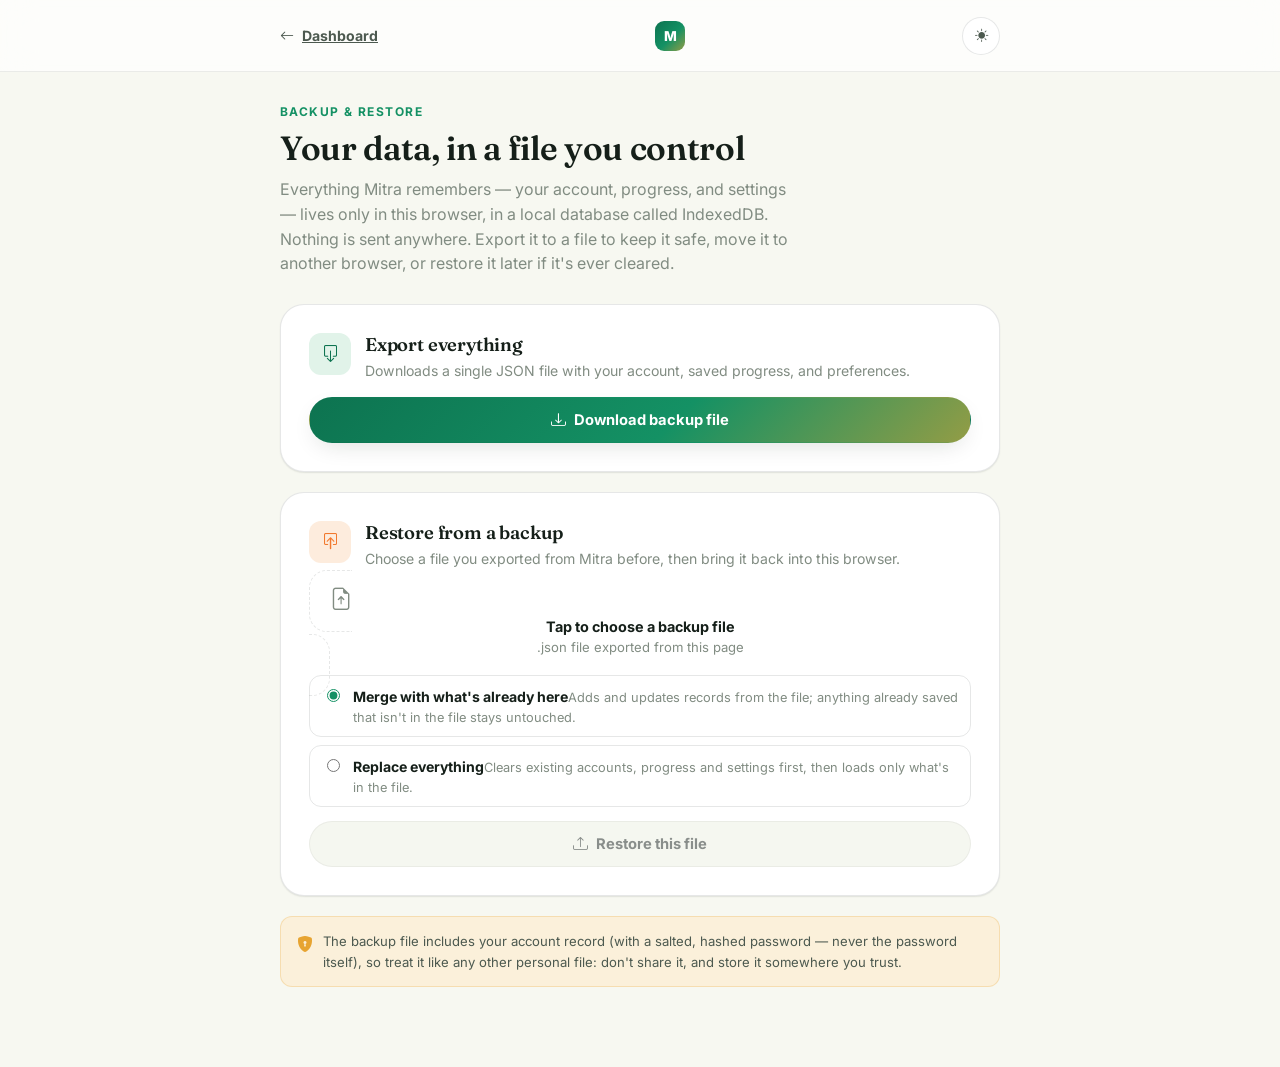
<file: mitra-data.html>
<!DOCTYPE html>
<html lang="en">
<head>
<meta charset="UTF-8">
<meta name="viewport" content="width=device-width, initial-scale=1.0, viewport-fit=cover">
<title>Backup &amp; Restore — Mitra</title>
<meta name="description" content="Export everything Mitra has saved on this device, or restore it from a backup file.">
<link rel="preconnect" href="https://fonts.googleapis.com">
<link rel="preconnect" href="https://fonts.gstatic.com" crossorigin>
<link href="https://fonts.googleapis.com/css2?family=Fraunces:opsz,wght@9..144,400;9..144,500;9..144,600;9..144,700&family=Inter:ital,wght@0,400;0,500;0,600;0,700;0,800;1,500&display=swap" rel="stylesheet">
<link rel="stylesheet" href="https://cdn.jsdelivr.net/npm/bootstrap-icons@1.11.3/font/bootstrap-icons.css">
<style>
:root{
  --font-display:'Fraunces',serif;
  --font-body:'Inter',sans-serif;
  --bg:#F7F8F1; --bg-soft:#EDF0E2; --surface:#FFFFFF;
  --surface-glass:rgba(255,255,255,.68); --surface-glass-border:rgba(18,28,20,.08);
  --ink:#151F19; --ink-soft:#4C594F; --muted:#818C82; --line:rgba(18,28,20,.10);
  --teal:#149164; --teal-dark:#0D7350; --teal-tint:#E1F3E9;
  --coral:#F2792E; --coral-tint:#FDECDD;
  --gold:#E7A431; --gold-tint:#FBF0DA;
  --on-brand:#FFFFFF;
  --grad-brand: linear-gradient(135deg,#0D7350 0%, #149164 55%, #E7A431 130%);
  --shadow-sm: 0 1px 2px rgba(18,28,20,.06), 0 1px 1px rgba(18,28,20,.04);
  --shadow-md: 0 8px 24px -8px rgba(18,28,20,.16);
  --shadow-lg: 0 24px 48px -12px rgba(18,28,20,.22);
  --r-sm:12px; --r-md:18px; --r-lg:24px; --r-xl:28px;
}
[data-theme="dark"]{
  --bg:#0B120D; --bg-soft:#111A14; --surface:#16211A;
  --surface-glass:rgba(22,33,26,.62); --surface-glass-border:rgba(230,240,232,.08);
  --ink:#E7F0E9; --ink-soft:#B4C4B8; --muted:#7C8B80; --line:rgba(230,240,232,.10);
  --teal:#3FCB93; --teal-dark:#2AA877; --teal-tint:rgba(63,203,147,.16);
  --coral:#FF9B54; --coral-tint:rgba(255,155,84,.14);
  --gold:#F6C567; --gold-tint:rgba(246,197,103,.14);
  --grad-brand: linear-gradient(135deg,#2AA877 0%, #3FCB93 55%, #F6C567 130%);
  --shadow-sm: 0 1px 2px rgba(0,0,0,.3);
  --shadow-md: 0 8px 24px -8px rgba(0,0,0,.5);
  --shadow-lg: 0 24px 48px -12px rgba(0,0,0,.6);
}
*{box-sizing:border-box; -webkit-tap-highlight-color:transparent;}
html,body{overflow-x:hidden;}
body{margin:0; background:var(--bg); color:var(--ink); font-family:var(--font-body); -webkit-font-smoothing:antialiased; transition:background .3s ease, color .3s ease;}
h1,h2,h3{font-family:var(--font-display); margin:0; letter-spacing:-.01em;}
p{margin:0;}
a{color:inherit;}
button{font-family:var(--font-body); cursor:pointer;}
:focus-visible{outline:2.5px solid var(--coral); outline-offset:3px; border-radius:6px;}

.topnav{position:sticky; top:0; z-index:50; height:72px; display:flex; align-items:center; background:var(--surface-glass); backdrop-filter:blur(16px); border-bottom:1px solid var(--surface-glass-border);}
.topnav-inner{width:100%; max-width:760px; margin:0 auto; padding:0 20px; display:flex; align-items:center; justify-content:space-between; gap:12px;}
.back-link{display:inline-flex; align-items:center; gap:8px; font-weight:700; font-size:.88rem; color:var(--ink-soft);}
.back-link:hover{color:var(--teal);}
.brand{display:flex; align-items:center; gap:10px; font-family:var(--font-display); font-weight:600;}
.brand-mark{width:30px; height:30px; border-radius:9px; background:var(--grad-brand); display:flex; align-items:center; justify-content:center; color:#fff; font-family:var(--font-body); font-weight:800; font-size:.85rem;}
#themeToggle{width:38px; height:38px; border-radius:999px; border:1px solid var(--line); background:var(--surface); display:flex; align-items:center; justify-content:center; color:var(--ink-soft);}
#themeToggle:hover{color:var(--teal); border-color:var(--teal);}

main{max-width:760px; margin:0 auto; padding:32px 20px 80px;}
.page-head{margin-bottom:28px;}
.eyebrow{font-size:.75rem; font-weight:700; letter-spacing:.12em; text-transform:uppercase; color:var(--teal);}
.page-head h1{font-size:clamp(1.5rem,3vw,2.1rem); font-weight:600; margin-top:8px;}
.page-head p{color:var(--muted); margin-top:8px; max-width:52ch; line-height:1.55;}

.card{background:var(--surface); border:1px solid var(--line); border-radius:var(--r-lg); box-shadow:var(--shadow-sm); padding:24px; margin-bottom:20px;}
@media(min-width:640px){.card{padding:28px;}}
.card-head{display:flex; align-items:flex-start; gap:14px; margin-bottom:16px;}
.card-icon{width:42px; height:42px; border-radius:12px; flex-shrink:0; display:flex; align-items:center; justify-content:center; font-size:1.05rem; color:var(--teal-dark); background:var(--teal-tint);}
.card-icon.coral{color:var(--coral); background:var(--coral-tint);}
.card h2{font-size:1.15rem; font-weight:600;}
.card .sub{color:var(--muted); font-size:.88rem; margin-top:4px; line-height:1.5;}

.btn{display:inline-flex; align-items:center; justify-content:center; gap:8px; font-weight:700; font-size:.92rem; padding:13px 22px; border-radius:999px; border:1px solid transparent; transition:transform .18s ease, box-shadow .18s ease, background .18s ease, opacity .18s ease; width:100%;}
.btn:active{transform:scale(.98);}
.btn:disabled{opacity:.5; cursor:not-allowed; transform:none !important;}
.btn-primary{background:var(--grad-brand); color:var(--on-brand); box-shadow:var(--shadow-md);}
.btn-primary:hover:not(:disabled){transform:translateY(-2px); box-shadow:var(--shadow-lg);}
.btn-ghost{background:var(--bg-soft); color:var(--ink); border-color:var(--line);}
.btn-ghost:hover:not(:disabled){border-color:var(--teal); color:var(--teal-dark);}

.file-drop{border:1.5px dashed var(--line); border-radius:var(--r-md); padding:20px; text-align:center; margin-bottom:14px; transition:border-color .18s ease, background .18s ease; cursor:pointer;}
.file-drop:hover, .file-drop.drag{border-color:var(--teal); background:var(--teal-tint);}
.file-drop input{display:none;}
.file-drop .fname{font-weight:700; font-size:.9rem; margin-top:6px; word-break:break-all;}
.file-drop .hint{color:var(--muted); font-size:.82rem; margin-top:4px;}

.opt-row{display:flex; align-items:flex-start; gap:10px; padding:10px 12px; border-radius:var(--r-sm); border:1px solid var(--line); margin-bottom:8px; cursor:pointer;}
.opt-row:hover{border-color:var(--teal);}
.opt-row input{margin-top:3px; accent-color:var(--teal);}
.opt-row .t{font-weight:700; font-size:.88rem;}
.opt-row .d{color:var(--muted); font-size:.8rem; margin-top:2px;}

.status{border-radius:var(--r-sm); padding:12px 14px; font-size:.86rem; font-weight:600; margin-top:14px; display:none; gap:8px; align-items:flex-start; line-height:1.5;}
.status.show{display:flex;}
.status.ok{background:var(--teal-tint); color:var(--teal-dark);}
.status.err{background:var(--coral-tint); color:#B5451A;}
[data-theme="dark"] .status.err{color:var(--coral);}
.status i{margin-top:1px;}

.note{display:flex; gap:10px; padding:14px 16px; border-radius:var(--r-sm); background:var(--gold-tint); font-size:.82rem; line-height:1.55; color:var(--ink-soft); border:1px solid rgba(231,164,49,.25);}
.note i{color:var(--gold); font-size:1rem; flex-shrink:0; margin-top:1px;}

.summary-list{list-style:none; margin:12px 0 0; padding:0; font-size:.85rem;}
.summary-list li{display:flex; justify-content:space-between; padding:6px 0; border-top:1px solid var(--line);}
.summary-list li span:last-child{font-weight:700; color:var(--teal-dark);}
</style>
</head>
<body>
<div class="topnav">
  <div class="topnav-inner">
    <a href="mitra-dashboard.html" class="back-link"><i class="bi bi-arrow-left"></i> Dashboard</a>
    <div class="brand"><span class="brand-mark">M</span></div>
    <button id="themeToggle" aria-pressed="false" aria-label="Switch to dark theme">
      <i class="bi bi-sun-fill" id="themeIconSun"></i>
      <i class="bi bi-moon-stars-fill" id="themeIconMoon" style="display:none;"></i>
    </button>
  </div>
</div>

<main>
  <div class="page-head">
    <div class="eyebrow">Backup &amp; Restore</div>
    <h1>Your data, in a file you control</h1>
    <p>Everything Mitra remembers — your account, progress, and settings — lives only in this browser, in a local database called IndexedDB. Nothing is sent anywhere. Export it to a file to keep it safe, move it to another browser, or restore it later if it's ever cleared.</p>
  </div>

  <div class="card">
    <div class="card-head">
      <div class="card-icon"><i class="bi bi-box-arrow-down"></i></div>
      <div>
        <h2>Export everything</h2>
        <div class="sub">Downloads a single JSON file with your account, saved progress, and preferences.</div>
      </div>
    </div>
    <button class="btn btn-primary" id="exportBtn"><i class="bi bi-download"></i> Download backup file</button>
    <div class="status" id="exportStatus"></div>
  </div>

  <div class="card">
    <div class="card-head">
      <div class="card-icon coral"><i class="bi bi-box-arrow-in-up"></i></div>
      <div>
        <h2>Restore from a backup</h2>
        <div class="sub">Choose a file you exported from Mitra before, then bring it back into this browser.</div>
      </div>
    </div>

    <label class="file-drop" id="fileDrop" for="fileInput">
      <input type="file" id="fileInput" accept="application/json,.json">
      <i class="bi bi-file-earmark-arrow-up" style="font-size:1.4rem; color:var(--muted);"></i>
      <div class="fname" id="fileName">Tap to choose a backup file</div>
      <div class="hint">.json file exported from this page</div>
    </label>

    <label class="opt-row">
      <input type="radio" name="mode" value="merge" checked>
      <span><span class="t">Merge with what's already here</span><span class="d">Adds and updates records from the file; anything already saved that isn't in the file stays untouched.</span></span>
    </label>
    <label class="opt-row">
      <input type="radio" name="mode" value="replace">
      <span><span class="t">Replace everything</span><span class="d">Clears existing accounts, progress and settings first, then loads only what's in the file.</span></span>
    </label>

    <button class="btn btn-ghost" id="importBtn" disabled style="margin-top:6px;"><i class="bi bi-upload"></i> Restore this file</button>
    <div class="status" id="importStatus"></div>
  </div>

  <div class="note">
    <i class="bi bi-shield-lock-fill"></i>
    <div>The backup file includes your account record (with a salted, hashed password — never the password itself), so treat it like any other personal file: don't share it, and store it somewhere you trust.</div>
  </div>
</main>

<script>
(function(){
  "use strict";

  /* ---------- Theme (kept in sync with the rest of Mitra via mitrami's own settings store) ---------- */
  var DB_NAME = "mitrami";
  var DB_VERSION = 3;
  var STORES = ["users", "session", "settings", "progress"];
  var KEY_PATHS = { users: "email", session: "id", settings: "id", progress: "location" };

  function openDB(){
    return new Promise(function(resolve, reject){
      if(!window.indexedDB){
        reject(new Error("This browser doesn't support IndexedDB, so there's nothing here to back up yet."));
        return;
      }
      var req = indexedDB.open(DB_NAME, DB_VERSION);
      req.onupgradeneeded = function(e){
        var db = e.target.result;
        STORES.forEach(function(name){
          if(!db.objectStoreNames.contains(name)){
            db.createObjectStore(name, { keyPath: KEY_PATHS[name] });
          }
        });
      };
      req.onsuccess = function(e){ resolve(e.target.result); };
      req.onerror = function(e){ reject(e.target.error || new Error("Couldn't open the local database.")); };
    });
  }

  function reqToPromise(req){
    return new Promise(function(resolve, reject){
      req.onsuccess = function(){ resolve(req.result); };
      req.onerror = function(){ reject(req.error); };
    });
  }

  function getAll(db, storeName){
    return reqToPromise(db.transaction(storeName, "readonly").objectStore(storeName).getAll());
  }

  /* Applies a saved theme immediately if present, otherwise falls back to OS preference — same behavior as mitra-auth.js's initThemeToggle, reimplemented here so this page works even if mitra-auth.js isn't loaded alongside it. */
  var toggleBtn = document.getElementById('themeToggle');
  var sunIcon = document.getElementById('themeIconSun');
  var moonIcon = document.getElementById('themeIconMoon');
  var prefersDark = window.matchMedia && window.matchMedia('(prefers-color-scheme: dark)').matches;

  function applyTheme(theme){
    document.body.setAttribute('data-theme', theme);
    var dark = theme === 'dark';
    sunIcon.style.display = dark ? 'none' : 'block';
    moonIcon.style.display = dark ? 'block' : 'none';
    toggleBtn.setAttribute('aria-pressed', String(dark));
    toggleBtn.setAttribute('aria-label', dark ? 'Switch to light theme' : 'Switch to dark theme');
  }

  openDB().then(function(db){
    return reqToPromise(db.transaction('settings', 'readonly').objectStore('settings').get('theme'));
  }).then(function(rec){
    applyTheme((rec && rec.value) || (prefersDark ? 'dark' : 'light'));
  }).catch(function(){
    applyTheme(prefersDark ? 'dark' : 'light');
  });

  toggleBtn.addEventListener('click', function(){
    var next = document.body.getAttribute('data-theme') === 'dark' ? 'light' : 'dark';
    applyTheme(next);
    openDB().then(function(db){
      return reqToPromise(db.transaction('settings', 'readwrite').objectStore('settings').put({ id: 'theme', value: next }));
    }).catch(function(){ /* non-critical if this can't save */ });
  });

  /* ---------- Status helpers ---------- */
  function showStatus(el, kind, html){
    el.className = 'status show ' + kind;
    el.innerHTML = '<i class="bi ' + (kind === 'ok' ? 'bi-check-circle-fill' : 'bi-exclamation-triangle-fill') + '"></i><span>' + html + '</span>';
  }

  /* ---------- Export ---------- */
  var exportBtn = document.getElementById('exportBtn');
  var exportStatus = document.getElementById('exportStatus');

  exportBtn.addEventListener('click', function(){
    exportBtn.disabled = true;
    exportBtn.innerHTML = '<i class="bi bi-hourglass-split"></i> Gathering your data…';

    openDB().then(function(db){
      return Promise.all(STORES.map(function(name){ return getAll(db, name); }));
    }).then(function(results){
      var payload = {
        app: "mitra",
        dbName: DB_NAME,
        dbVersion: DB_VERSION,
        exportedAt: new Date().toISOString(),
        stores: {}
      };
      STORES.forEach(function(name, i){ payload.stores[name] = results[i]; });

      var counts = STORES.map(function(name){ return name + ': ' + payload.stores[name].length; }).join(' · ');

      var blob = new Blob([JSON.stringify(payload, null, 2)], { type: 'application/json' });
      var url = URL.createObjectURL(blob);
      var a = document.createElement('a');
      var stamp = payload.exportedAt.slice(0,10);
      a.href = url;
      a.download = 'mitra-backup-' + stamp + '.json';
      document.body.appendChild(a);
      a.click();
      a.remove();
      setTimeout(function(){ URL.revokeObjectURL(url); }, 2000);

      showStatus(exportStatus, 'ok', 'Downloaded. Records saved — ' + counts + '.');
    }).catch(function(err){
      showStatus(exportStatus, 'err', (err && err.message) || 'Something went wrong while exporting.');
    }).finally(function(){
      exportBtn.disabled = false;
      exportBtn.innerHTML = '<i class="bi bi-download"></i> Download backup file';
    });
  });

  /* ---------- Import ---------- */
  var fileInput = document.getElementById('fileInput');
  var fileDrop = document.getElementById('fileDrop');
  var fileName = document.getElementById('fileName');
  var importBtn = document.getElementById('importBtn');
  var importStatus = document.getElementById('importStatus');
  var selectedFile = null;

  fileInput.addEventListener('change', function(){
    selectedFile = fileInput.files && fileInput.files[0] ? fileInput.files[0] : null;
    fileName.textContent = selectedFile ? selectedFile.name : 'Tap to choose a backup file';
    importBtn.disabled = !selectedFile;
    importStatus.className = 'status';
  });

  ['dragover','dragenter'].forEach(function(ev){
    fileDrop.addEventListener(ev, function(e){ e.preventDefault(); fileDrop.classList.add('drag'); });
  });
  ['dragleave','drop'].forEach(function(ev){
    fileDrop.addEventListener(ev, function(e){ e.preventDefault(); fileDrop.classList.remove('drag'); });
  });
  fileDrop.addEventListener('drop', function(e){
    var f = e.dataTransfer.files && e.dataTransfer.files[0];
    if(f){ fileInput.files = e.dataTransfer.files; fileInput.dispatchEvent(new Event('change')); }
  });

  function readFileAsText(file){
    return new Promise(function(resolve, reject){
      var reader = new FileReader();
      reader.onload = function(){ resolve(reader.result); };
      reader.onerror = function(){ reject(new Error('Could not read that file.')); };
      reader.readAsText(file);
    });
  }

  importBtn.addEventListener('click', function(){
    if(!selectedFile) return;
    var mode = document.querySelector('input[name="mode"]:checked').value;

    importBtn.disabled = true;
    importBtn.innerHTML = '<i class="bi bi-hourglass-split"></i> Restoring…';

    readFileAsText(selectedFile).then(function(text){
      var data;
      try{ data = JSON.parse(text); }
      catch(e){ throw new Error('That file isn\'t valid JSON — it may be damaged or not a Mitra backup.'); }

      if(!data || typeof data !== 'object' || !data.stores || typeof data.stores !== 'object'){
        throw new Error('That doesn\'t look like a Mitra backup file (missing the expected data).');
      }

      var incomingStoreNames = Object.keys(data.stores).filter(function(name){
        return STORES.indexOf(name) !== -1 && Array.isArray(data.stores[name]);
      });

      if(!incomingStoreNames.length){
        throw new Error('That file doesn\'t contain any recognizable Mitra data to restore.');
      }

      return openDB().then(function(db){
        return new Promise(function(resolve, reject){
          var tx = db.transaction(incomingStoreNames, 'readwrite');
          var counts = {};
          tx.oncomplete = function(){ resolve(counts); };
          tx.onerror = function(){ reject(tx.error || new Error('The restore was interrupted partway through.')); };
          tx.onabort = function(){ reject(tx.error || new Error('The restore was interrupted partway through.')); };

          incomingStoreNames.forEach(function(name){
            var os = tx.objectStore(name);
            var records = data.stores[name];
            counts[name] = records.length;
            if(mode === 'replace') os.clear();
            records.forEach(function(rec){
              if(rec && typeof rec === 'object' && KEY_PATHS[name] in rec){
                os.put(rec);
              }
            });
          });
        });
      });
    }).then(function(counts){
      var lines = Object.keys(counts).map(function(name){
        return '<li><span>' + name + '</span><span>' + counts[name] + '</span></li>';
      }).join('');
      showStatus(importStatus, 'ok',
        (mode === 'replace' ? 'Replaced local data. ' : 'Merged into local data. ') +
        'Refresh the dashboard to see it.<ul class="summary-list">' + lines + '</ul>');
    }).catch(function(err){
      showStatus(importStatus, 'err', (err && err.message) || 'Something went wrong while restoring.');
    }).finally(function(){
      importBtn.disabled = !selectedFile;
      importBtn.innerHTML = '<i class="bi bi-upload"></i> Restore this file';
    });
  });
})();
</script>
</body>
</html>
</file>
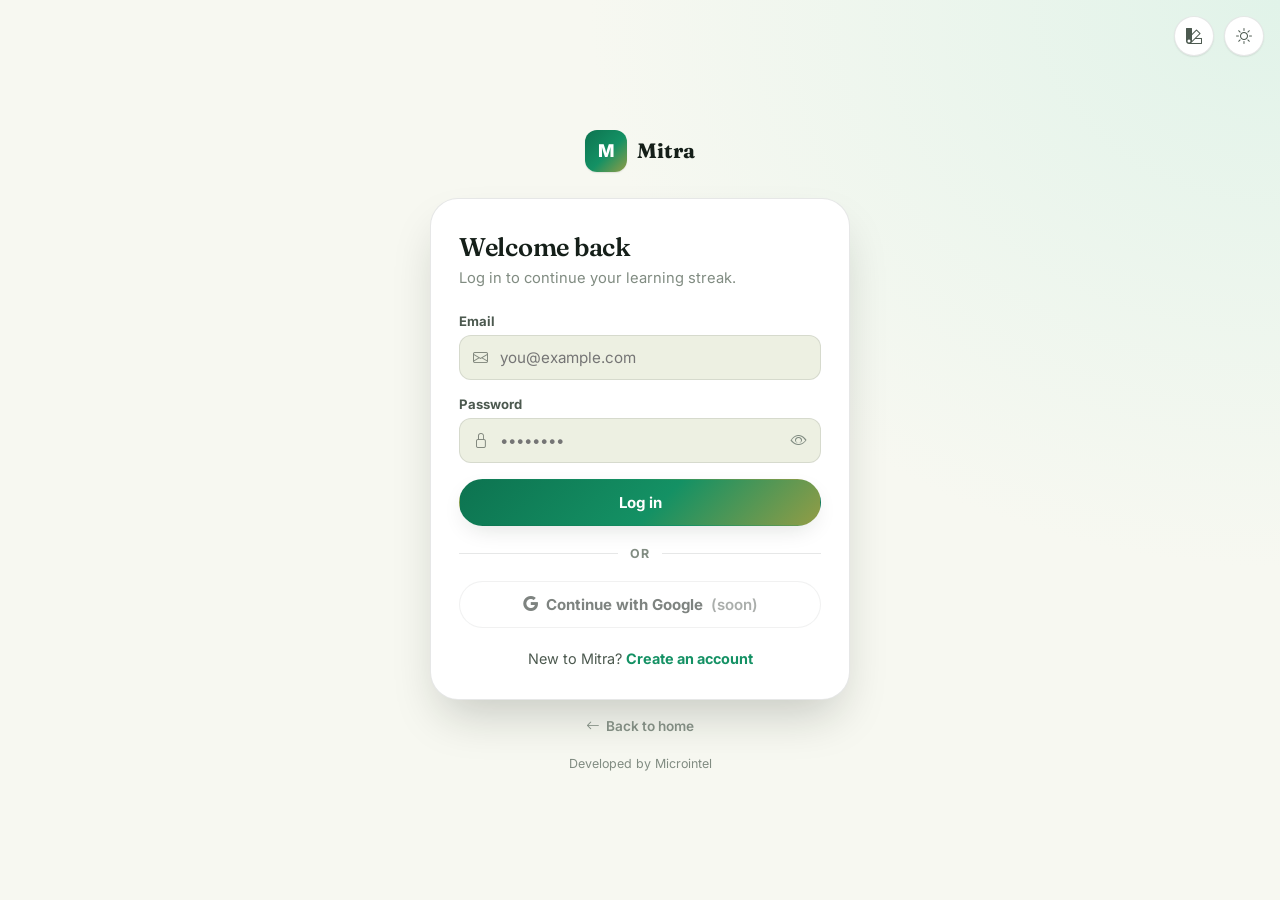
<file: profile.html>
<!DOCTYPE html>
<html lang="en">
<head>
<meta charset="UTF-8">
<meta name="viewport" content="width=device-width, initial-scale=1.0, viewport-fit=cover">
<title>Your profile — Mitra</title>
<link rel="preconnect" href="https://fonts.googleapis.com">
<link rel="preconnect" href="https://fonts.gstatic.com" crossorigin>
<link href="https://fonts.googleapis.com/css2?family=Fraunces:opsz,wght@9..144,400;9..144,500;9..144,600;9..144,700&family=Inter:ital,wght@0,400;0,500;0,600;0,700;0,800;1,500&display=swap" rel="stylesheet">
<link rel="stylesheet" href="https://cdn.jsdelivr.net/npm/bootstrap-icons@1.11.3/font/bootstrap-icons.css">
<style>
:root{
  --font-display:'Fraunces',serif;
  --font-body:'Inter',sans-serif;
  --bg:#F7F8F1; --bg-soft:#EDF0E2; --surface:#FFFFFF;
  --surface-glass:rgba(255,255,255,.68); --surface-glass-border:rgba(18,28,20,.08);
  --ink:#151F19; --ink-soft:#4C594F; --muted:#818C82; --line:rgba(18,28,20,.10);
  --teal:#149164; --teal-dark:#0D7350; --teal-tint:#E1F3E9;
  --coral:#F2792E; --coral-tint:#FDECDD;
  --gold:#E7A431; --gold-tint:#FBF0DA;
  --on-brand:#FFFFFF;
  --danger:#C23B3B; --danger-tint:#FBEAE8;
  --grad-hero: radial-gradient(120% 140% at 100% 0%, var(--teal-tint) 0%, var(--bg) 45%, var(--bg) 100%);
  --grad-brand: linear-gradient(135deg,#0D7350 0%, #149164 55%, #E7A431 130%);
  --grad-coral: linear-gradient(135deg,#F2792E 0%, #E7A431 100%);
  --shadow-sm: 0 1px 2px rgba(18,28,20,.06), 0 1px 1px rgba(18,28,20,.04);
  --shadow-md: 0 8px 24px -8px rgba(18,28,20,.16);
  --shadow-lg: 0 24px 48px -12px rgba(18,28,20,.22);
  --r-sm:12px; --r-md:18px; --r-lg:24px; --r-xl:28px;
}
[data-theme="dark"]{
  --bg:#0B120D; --bg-soft:#111A14; --surface:#16211A;
  --surface-glass:rgba(22,33,26,.62); --surface-glass-border:rgba(230,240,232,.08);
  --ink:#E7F0E9; --ink-soft:#B4C4B8; --muted:#7C8B80; --line:rgba(230,240,232,.10);
  --teal:#3FCB93; --teal-dark:#2AA877; --teal-tint:rgba(63,203,147,.16);
  --coral:#FF9B54; --coral-tint:rgba(255,155,84,.14);
  --gold:#F6C567; --gold-tint:rgba(246,197,103,.14);
  --on-brand:#FFFFFF;
  --danger:#FF7A73; --danger-tint:rgba(255,122,115,.14);
  --grad-hero: var(--bg);
  --grad-brand: linear-gradient(135deg,#2AA877 0%, #3FCB93 55%, #F6C567 130%);
  --grad-coral: linear-gradient(135deg,#FF9B54 0%, #F6C567 100%);
  --shadow-sm: 0 1px 2px rgba(0,0,0,.3);
  --shadow-md: 0 8px 24px -8px rgba(0,0,0,.5);
  --shadow-lg: 0 24px 48px -12px rgba(0,0,0,.6);
}
/* Accent themes: pick the primary color for a specific psychological
   effect. Coral/gold stay fixed since they carry a fixed UI meaning. */
[data-accent="ocean"]{ --teal:#1477A6; --teal-dark:#0F5F87; --teal-tint:#E2F1F8; --grad-brand: linear-gradient(135deg,#0F5F87 0%, #1477A6 55%, #E7A431 130%); }
[data-accent="ocean"][data-theme="dark"]{ --teal:#4FB8E0; --teal-dark:#2E9BC4; --teal-tint:rgba(79,184,224,.16); --grad-brand: linear-gradient(135deg,#2E9BC4 0%, #4FB8E0 55%, #F6C567 130%); }
[data-accent="plum"]{ --teal:#8B4FBF; --teal-dark:#723FA0; --teal-tint:#F2EAFA; --grad-brand: linear-gradient(135deg,#723FA0 0%, #8B4FBF 55%, #E7A431 130%); }
[data-accent="plum"][data-theme="dark"]{ --teal:#B98CF0; --teal-dark:#9E6BDE; --teal-tint:rgba(185,140,240,.16); --grad-brand: linear-gradient(135deg,#9E6BDE 0%, #B98CF0 55%, #F6C567 130%); }
[data-accent="terracotta"]{ --teal:#C1592D; --teal-dark:#9E4522; --teal-tint:#FBEBE1; --grad-brand: linear-gradient(135deg,#9E4522 0%, #C1592D 55%, #E7A431 130%); }
[data-accent="terracotta"][data-theme="dark"]{ --teal:#E88656; --teal-dark:#D06B3B; --teal-tint:rgba(232,134,86,.16); --grad-brand: linear-gradient(135deg,#D06B3B 0%, #E88656 55%, #F6C567 130%); }
[data-accent="berry"]{ --teal:#B0295A; --teal-dark:#8E1D47; --teal-tint:#FBE7EF; --grad-brand: linear-gradient(135deg,#8E1D47 0%, #B0295A 55%, #E7A431 130%); }
[data-accent="berry"][data-theme="dark"]{ --teal:#F0679A; --teal-dark:#DB4880; --teal-tint:rgba(240,103,154,.16); --grad-brand: linear-gradient(135deg,#DB4880 0%, #F0679A 55%, #F6C567 130%); }
[data-accent="slate"]{ --teal:#445048; --teal-dark:#333D37; --teal-tint:#E9ECE9; --grad-brand: linear-gradient(135deg,#333D37 0%, #445048 55%, #E7A431 130%); }
[data-accent="slate"][data-theme="dark"]{ --teal:#9DAFA3; --teal-dark:#7E9188; --teal-tint:rgba(157,175,163,.16); --grad-brand: linear-gradient(135deg,#7E9188 0%, #9DAFA3 55%, #F6C567 130%); }
*{box-sizing:border-box; -webkit-tap-highlight-color:transparent;}
html,body{overflow-x:hidden; width:100%;}
body{
  margin:0; background:var(--bg); color:var(--ink);
  font-family:var(--font-body); -webkit-font-smoothing:antialiased;
  min-height:100vh;
}
h1,h2,h3{font-family:var(--font-display); margin:0; letter-spacing:-.01em;}
p{margin:0;}
a{color:inherit; text-decoration:none;}
button{font-family:var(--font-body); cursor:pointer;}
:focus-visible{outline:2.5px solid var(--coral); outline-offset:3px; border-radius:6px;}

.container{max-width:760px; margin:0 auto; padding:28px 20px 60px;}
@media(min-width:640px){.container{padding:44px 24px 70px;}}

.topbar{display:flex; align-items:center; justify-content:space-between; margin-bottom:28px;}
.back-link{display:inline-flex; align-items:center; gap:8px; font-weight:700; font-size:.9rem; color:var(--ink-soft);}
.back-link:hover{color:var(--teal);}
.theme-toggle{width:36px; height:36px; border-radius:50%; border:1px solid var(--line); background:var(--surface); color:var(--ink-soft); display:flex; align-items:center; justify-content:center; box-shadow:var(--shadow-sm); font-size:.95rem; flex-shrink:0;}
.theme-toggle:hover{border-color:var(--teal); color:var(--teal);}
.accent-toggle{width:36px; height:36px; border-radius:50%; border:1px solid var(--line); background:var(--surface); color:var(--ink-soft); display:flex; align-items:center; justify-content:center; box-shadow:var(--shadow-sm); font-size:.95rem; flex-shrink:0;}
.accent-toggle:hover{border-color:var(--teal); color:var(--teal);}
.accent-panel{position:absolute; top:calc(100% + 10px); right:0; width:250px; max-width:calc(100vw - 32px); background:var(--surface); border:1px solid var(--line); border-radius:var(--r-md); box-shadow:var(--shadow-lg); padding:14px; z-index:150; opacity:0; visibility:hidden; transform:translateY(-6px); transition:opacity .18s ease, transform .18s ease, visibility .18s;}
.accent-panel.open{opacity:1; visibility:visible; transform:translateY(0);}
.accent-panel-title{font-size:.7rem; font-weight:800; text-transform:uppercase; letter-spacing:.08em; color:var(--muted); margin-bottom:10px;}
.accent-swatches{display:grid; grid-template-columns:1fr 1fr; gap:8px;}
.accent-swatch{display:flex; align-items:center; gap:8px; padding:8px; border-radius:10px; border:1.5px solid var(--line); background:transparent; text-align:left; font-family:var(--font-body);}
.accent-swatch[aria-pressed="true"]{border-color:var(--swatch);}
.accent-swatch-dot{width:15px; height:15px; border-radius:50%; background:var(--swatch); flex-shrink:0; box-shadow:0 0 0 2px var(--surface), 0 0 0 3.5px var(--swatch);}
.accent-swatch-label{font-size:.75rem; font-weight:700; color:var(--ink); line-height:1.25;}
.accent-swatch-label small{display:block; font-weight:500; color:var(--muted); font-size:.64rem;}
.brand{display:flex; align-items:center; gap:8px; font-family:var(--font-display); font-weight:700; font-size:1.05rem;}
.brand-mark{width:32px; height:32px; border-radius:9px; background:var(--grad-brand); display:flex; align-items:center; justify-content:center; color:var(--on-brand); font-weight:800; font-family:var(--font-body); font-size:.9rem;}

.card{background:var(--surface); border:1px solid var(--line); border-radius:var(--r-lg); box-shadow:var(--shadow-sm); padding:24px;}
.hero-card{display:flex; align-items:center; gap:18px; padding:26px; margin-bottom:20px; background:var(--grad-hero); flex-wrap:wrap;}
.avatar-lg{width:66px; height:66px; border-radius:50%; background:var(--grad-coral); display:flex; align-items:center; justify-content:center; font-weight:800; color:#3a1300; font-size:1.6rem; flex-shrink:0;}
.hero-info h1{font-size:1.4rem; font-weight:600;}
.hero-info .email{color:var(--muted); font-size:.88rem; margin-top:4px;}
.hero-info .since{color:var(--muted); font-size:.78rem; margin-top:6px;}

.stats-row{display:grid; grid-template-columns:repeat(2,1fr); gap:12px; margin-bottom:20px;}
@media(min-width:520px){.stats-row{grid-template-columns:repeat(4,1fr);}}
.stat{padding:16px; text-align:center;}
.stat .num{font-family:var(--font-display); font-size:1.35rem; font-weight:600; display:block;}
.stat .lbl{font-size:.72rem; color:var(--muted); font-weight:700; text-transform:uppercase; letter-spacing:.04em; margin-top:2px;}

.section-title{font-size:1.05rem; font-weight:700; font-family:var(--font-body); margin-bottom:14px;}
.card + .card{margin-top:18px;}

.field{margin-bottom:16px;}
.field:last-child{margin-bottom:0;}
.field label{display:block; font-size:.82rem; font-weight:700; margin-bottom:6px; color:var(--ink-soft);}
.field input{width:100%; padding:12px 14px; border-radius:12px; border:1.5px solid var(--line); background:var(--bg-soft); color:var(--ink); font-size:.95rem; font-family:var(--font-body); transition:border-color .15s;}
.field input:focus{outline:none; border-color:var(--teal);}
.field input:disabled{opacity:.65; cursor:not-allowed;}
.row-2{display:grid; grid-template-columns:1fr; gap:0;}
@media(min-width:480px){.row-2{grid-template-columns:1fr 1fr; gap:16px;}}
.row-2 .field{min-width:0;}

.btn{display:inline-flex; align-items:center; justify-content:center; gap:8px; font-weight:700; font-size:.88rem; padding:11px 20px; border-radius:999px; border:1px solid transparent; transition:transform .18s ease, box-shadow .18s ease, opacity .18s ease;}
.btn:active{transform:scale(.97);}
.btn-primary{background:var(--grad-brand); color:var(--on-brand); box-shadow:var(--shadow-sm);}
.btn-primary:hover{box-shadow:var(--shadow-md);}
.btn-primary:disabled{opacity:.6; cursor:progress;}
.btn-ghost{background:var(--bg-soft); color:var(--ink); border-color:var(--line);}
.btn-ghost:hover{border-color:var(--teal); color:var(--teal);}
.btn-danger{background:var(--danger-tint); color:var(--danger);}
.btn-danger:hover{background:var(--danger); color:#fff;}

.actions-row{display:flex; gap:10px; flex-wrap:wrap; margin-top:6px;}

.msg{font-size:.85rem; font-weight:600; margin-top:12px; padding:10px 14px; border-radius:10px; display:none;}
.msg.show{display:block;}
.msg.success{background:var(--teal-tint); color:var(--teal-dark);}
.msg.error{background:var(--danger-tint); color:var(--danger);}

.danger-zone{border-color:var(--danger-tint);}
.danger-zone .section-title{color:var(--danger);}
.danger-zone p{color:var(--muted); font-size:.86rem; margin-bottom:14px; line-height:1.5;}

.skeleton{opacity:.5; pointer-events:none;}
</style>
</head>
<body data-theme="light">

<div class="container">
  <div class="topbar">
    <a class="back-link" href="mitra-dashboard.html"><i class="bi bi-arrow-left" aria-hidden="true"></i> Dashboard</a>
    <div style="display:flex; align-items:center; gap:12px;">
      <a class="brand" href="mitra-dashboard.html"><span class="brand-mark" aria-hidden="true">M</span>Mitra</a>
      <button class="theme-toggle" id="themeToggle" aria-label="Switch to dark theme" aria-pressed="false">
        <i class="bi bi-sun" id="themeIconSun" aria-hidden="true"></i>
        <i class="bi bi-moon-stars" id="themeIconMoon" aria-hidden="true" style="display:none;"></i>
      </button>
      <div style="position:relative;">
        <button class="accent-toggle" id="accentBtn" aria-label="Choose accent color" aria-expanded="false" aria-haspopup="true">
          <i class="bi bi-palette2" aria-hidden="true"></i>
        </button>
        <div class="accent-panel" id="accentPanel" role="dialog" aria-label="Accent color">
          <div class="accent-panel-title">Accent color</div>
          <div class="accent-swatches" id="accentSwatches"></div>
        </div>
      </div>
    </div>
  </div>

  <div id="profileRoot" class="skeleton">
    <div class="card hero-card">
      <div class="avatar-lg" id="avatarLg">•</div>
      <div class="hero-info">
        <h1 id="nameDisplay">Loading…</h1>
        <p class="email" id="emailDisplay"></p>
        <p class="since" id="sinceDisplay"></p>
      </div>
    </div>

    <div class="stats-row">
      <div class="card stat"><span class="num" id="statLevel">–</span><span class="lbl">Level</span></div>
      <div class="card stat"><span class="num" id="statXp">–</span><span class="lbl">XP</span></div>
      <div class="card stat"><span class="num" id="statStreak">–</span><span class="lbl">Streak</span></div>
      <div class="card stat"><span class="num" id="statWords">–</span><span class="lbl">Words</span></div>
    </div>

    <div class="card">
      <h2 class="section-title">Edit profile</h2>
      <form id="profileForm">
        <div class="field">
          <label for="nameInput">Full name</label>
          <input type="text" id="nameInput" name="name" required>
        </div>
        <div class="field">
          <label for="emailInput">Email</label>
          <input type="email" id="emailInput" name="email" disabled>
        </div>
        <div class="actions-row">
          <button type="submit" class="btn btn-primary" id="saveProfileBtn">
            <i class="bi bi-check2" aria-hidden="true"></i> Save changes
          </button>
        </div>
        <div class="msg" id="profileMsg"></div>
      </form>
    </div>

    <div class="card">
      <h2 class="section-title">Change password</h2>
      <form id="passwordForm">
        <div class="field">
          <label for="currentPassword">Current password</label>
          <input type="password" id="currentPassword" name="currentPassword" autocomplete="current-password" required>
        </div>
        <div class="row-2">
          <div class="field">
            <label for="newPassword">New password</label>
            <input type="password" id="newPassword" name="newPassword" autocomplete="new-password" required>
          </div>
          <div class="field">
            <label for="confirmNewPassword">Confirm new password</label>
            <input type="password" id="confirmNewPassword" name="confirmNewPassword" autocomplete="new-password" required>
          </div>
        </div>
        <div class="actions-row">
          <button type="submit" class="btn btn-primary" id="savePasswordBtn">
            <i class="bi bi-shield-lock" aria-hidden="true"></i> Update password
          </button>
        </div>
        <div class="msg" id="passwordMsg"></div>
      </form>
    </div>

    <div class="card">
      <h2 class="section-title">Session</h2>
      <p style="color:var(--muted); font-size:.86rem; margin-bottom:14px;">You're signed in on this device. Logging out clears this session only — your account stays saved.</p>
      <div class="actions-row">
        <a href="logout.html" class="btn btn-ghost"><i class="bi bi-box-arrow-right" aria-hidden="true"></i> Log out</a>
      </div>
    </div>

    <div class="card danger-zone">
      <h2 class="section-title">Danger zone</h2>
      <p>Deleting your account permanently removes it — and all local progress — from this device's IndexedDB storage. This cannot be undone.</p>
      <div class="actions-row">
        <button type="button" class="btn btn-danger" id="deleteAccountBtn">
          <i class="bi bi-trash3" aria-hidden="true"></i> Delete my account
        </button>
      </div>
      <div class="msg" id="deleteMsg"></div>
    </div>
  </div>
</div>

<script src="mitra-auth.js"></script>
<script>
(function(){
  "use strict";

  MitraAuth.initThemeToggle();
  MitraAuth.initAccentPicker();

  var currentUser = null;
  var root = document.getElementById('profileRoot');

  function fmtDate(iso){
    if(!iso) return '';
    try{
      var d = new Date(iso);
      return 'Member since ' + d.toLocaleDateString(undefined, {month:'long', year:'numeric'});
    }catch(e){ return ''; }
  }

  function renderUser(user){
    document.getElementById('avatarLg').textContent = user.avatarLetter || (user.name || '?').charAt(0).toUpperCase();
    document.getElementById('nameDisplay').textContent = user.name;
    document.getElementById('emailDisplay').textContent = user.email;
    document.getElementById('sinceDisplay').textContent = fmtDate(user.createdAt);
    document.getElementById('statLevel').textContent = user.level != null ? user.level : 0;
    document.getElementById('statXp').textContent = (user.xp != null ? user.xp : 0).toLocaleString();
    document.getElementById('statStreak').textContent = user.streak != null ? user.streak : 0;
    document.getElementById('statWords').textContent = user.wordsLearned != null ? user.wordsLearned : 0;
    document.getElementById('nameInput').value = user.name;
    document.getElementById('emailInput').value = user.email;
  }

  function showMsg(el, text, type){
    el.textContent = text;
    el.className = 'msg show ' + type;
  }
  function hideMsg(el){
    el.className = 'msg';
  }

  MitraAuth.requireAuth('login.html').then(function(user){
    if (!user) return; // requireAuth already redirected
    currentUser = user;
    renderUser(user);
    root.classList.remove('skeleton');
  });

  /* ---------- Edit profile ---------- */
  var profileForm = document.getElementById('profileForm');
  var profileMsg = document.getElementById('profileMsg');
  var saveProfileBtn = document.getElementById('saveProfileBtn');
  profileForm.addEventListener('submit', function(e){
    e.preventDefault();
    hideMsg(profileMsg);
    var newName = document.getElementById('nameInput').value.trim();
    if (!newName){ showMsg(profileMsg, 'Name cannot be empty.', 'error'); return; }

    saveProfileBtn.disabled = true;
    MitraAuth.updateProfile(currentUser.email, { name: newName }).then(function(updated){
      currentUser = updated;
      renderUser(updated);
      showMsg(profileMsg, 'Profile updated.', 'success');
    }).catch(function(err){
      showMsg(profileMsg, err.message || 'Could not save changes.', 'error');
    }).then(function(){
      saveProfileBtn.disabled = false;
    });
  });

  /* ---------- Change password ---------- */
  var passwordForm = document.getElementById('passwordForm');
  var passwordMsg = document.getElementById('passwordMsg');
  var savePasswordBtn = document.getElementById('savePasswordBtn');
  passwordForm.addEventListener('submit', function(e){
    e.preventDefault();
    hideMsg(passwordMsg);
    var current = document.getElementById('currentPassword').value;
    var next = document.getElementById('newPassword').value;
    var confirmNext = document.getElementById('confirmNewPassword').value;

    if (next !== confirmNext){ showMsg(passwordMsg, 'New passwords do not match.', 'error'); return; }

    savePasswordBtn.disabled = true;
    MitraAuth.updatePassword(currentUser.email, current, next).then(function(){
      showMsg(passwordMsg, 'Password updated.', 'success');
      passwordForm.reset();
    }).catch(function(err){
      showMsg(passwordMsg, err.message || 'Could not update password.', 'error');
    }).then(function(){
      savePasswordBtn.disabled = false;
    });
  });

  /* ---------- Delete account ---------- */
  var deleteBtn = document.getElementById('deleteAccountBtn');
  var deleteMsg = document.getElementById('deleteMsg');
  deleteBtn.addEventListener('click', function(){
    if (!window.confirm('Delete your Mitra account and all local progress? This cannot be undone.')) return;
    deleteBtn.disabled = true;
    MitraAuth.deleteAccount(currentUser.email).then(function(){
      window.location.href = 'register.html';
    }).catch(function(err){
      showMsg(deleteMsg, err.message || 'Could not delete account.', 'error');
      deleteBtn.disabled = false;
    });
  });
})();
</script>
</body>
</html>
</file>
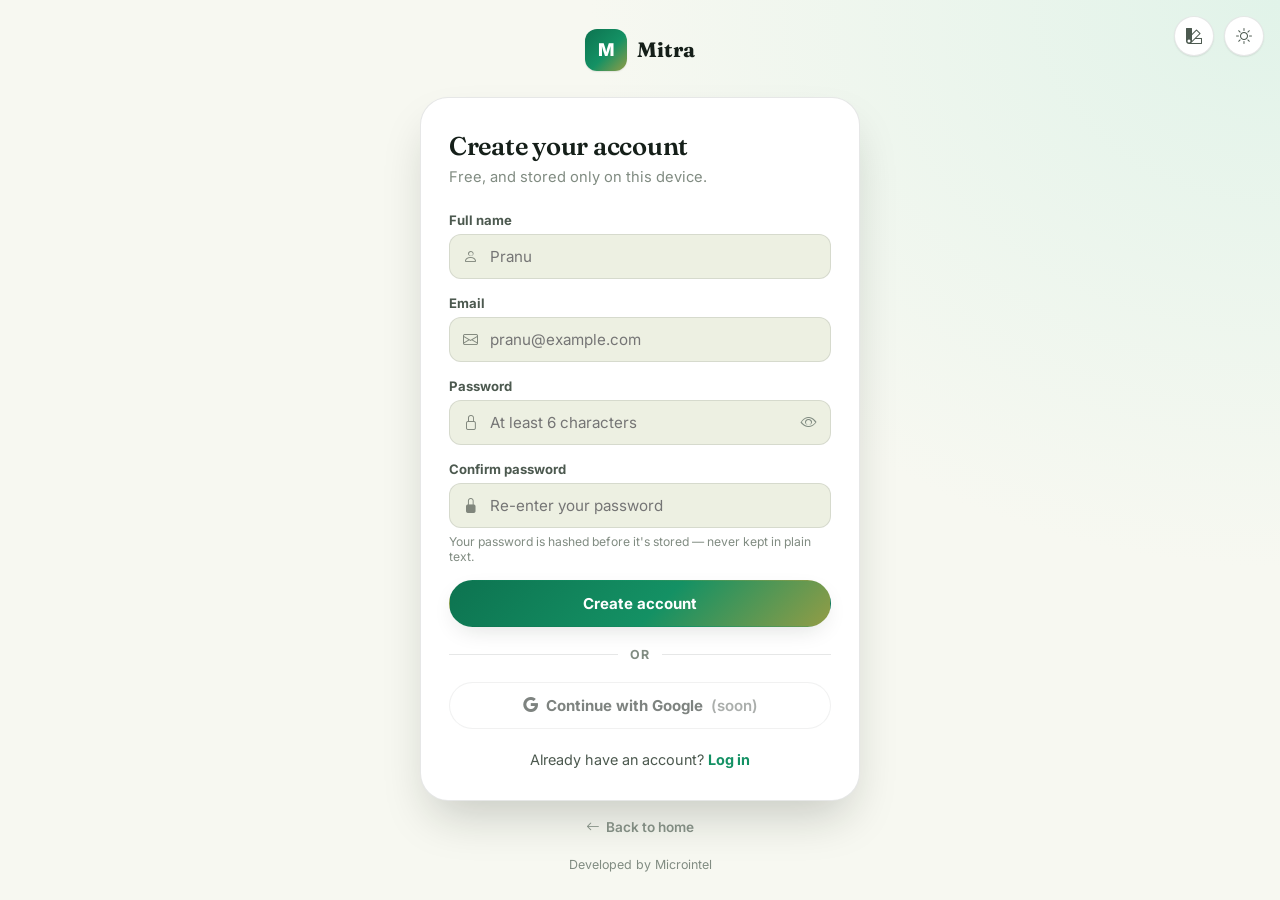
<file: register.html>
<!DOCTYPE html>
<html lang="en">
<head>
<meta charset="UTF-8">
<meta name="viewport" content="width=device-width, initial-scale=1.0, viewport-fit=cover">
<title>Create your account — Mitra</title>
<meta name="description" content="Create a free Mitra account and start learning English today.">
<link rel="preconnect" href="https://fonts.googleapis.com">
<link rel="preconnect" href="https://fonts.gstatic.com" crossorigin>
<link href="https://fonts.googleapis.com/css2?family=Fraunces:opsz,wght@9..144,400;9..144,500;9..144,600;9..144,700&family=Inter:ital,wght@0,400;0,500;0,600;0,700;0,800;1,500&display=swap" rel="stylesheet">
<link rel="stylesheet" href="https://cdn.jsdelivr.net/npm/bootstrap-icons@1.11.3/font/bootstrap-icons.css">
<style>
:root{
  --font-display:'Fraunces',serif;
  --font-body:'Inter',sans-serif;
  --bg:#F7F8F1; --bg-soft:#EDF0E2; --surface:#FFFFFF;
  --surface-glass:rgba(255,255,255,.68); --surface-glass-border:rgba(18,28,20,.08);
  --ink:#151F19; --ink-soft:#4C594F; --muted:#818C82; --line:rgba(18,28,20,.10);
  --teal:#149164; --teal-dark:#0D7350; --teal-tint:#E1F3E9;
  --coral:#F2792E; --coral-tint:#FDECDD;
  --gold:#E7A431; --gold-tint:#FBF0DA;
  --on-brand:#FFFFFF;
  --danger:#C23B3B; --danger-tint:#FBEAE8;
  --grad-hero: radial-gradient(120% 140% at 100% 0%, var(--teal-tint) 0%, var(--bg) 45%, var(--bg) 100%);
  --grad-brand: linear-gradient(135deg,#0D7350 0%, #149164 55%, #E7A431 130%);
  --shadow-sm: 0 1px 2px rgba(18,28,20,.06), 0 1px 1px rgba(18,28,20,.04);
  --shadow-md: 0 8px 24px -8px rgba(18,28,20,.16);
  --shadow-lg: 0 24px 48px -12px rgba(18,28,20,.22);
  --r-sm:12px; --r-md:18px; --r-lg:24px; --r-xl:28px;
}
[data-theme="dark"]{
  --bg:#0B120D; --bg-soft:#111A14; --surface:#16211A;
  --surface-glass:rgba(22,33,26,.62); --surface-glass-border:rgba(230,240,232,.08);
  --ink:#E7F0E9; --ink-soft:#B4C4B8; --muted:#7C8B80; --line:rgba(230,240,232,.10);
  --teal:#3FCB93; --teal-dark:#2AA877; --teal-tint:rgba(63,203,147,.16);
  --coral:#FF9B54; --coral-tint:rgba(255,155,84,.14);
  --gold:#F6C567; --gold-tint:rgba(246,197,103,.14);
  --on-brand:#FFFFFF;
  --danger:#FF7A73; --danger-tint:rgba(255,122,115,.14);
  --grad-hero: var(--bg);
  --grad-brand: linear-gradient(135deg,#2AA877 0%, #3FCB93 55%, #F6C567 130%);
  --shadow-sm: 0 1px 2px rgba(0,0,0,.3);
  --shadow-md: 0 8px 24px -8px rgba(0,0,0,.5);
  --shadow-lg: 0 24px 48px -12px rgba(0,0,0,.6);
}
/* Accent themes: pick the primary color for a specific psychological
   effect. Coral/gold stay fixed since they carry a fixed UI meaning. */
[data-accent="ocean"]{ --teal:#1477A6; --teal-dark:#0F5F87; --teal-tint:#E2F1F8; --grad-brand: linear-gradient(135deg,#0F5F87 0%, #1477A6 55%, #E7A431 130%); }
[data-accent="ocean"][data-theme="dark"]{ --teal:#4FB8E0; --teal-dark:#2E9BC4; --teal-tint:rgba(79,184,224,.16); --grad-brand: linear-gradient(135deg,#2E9BC4 0%, #4FB8E0 55%, #F6C567 130%); }
[data-accent="plum"]{ --teal:#8B4FBF; --teal-dark:#723FA0; --teal-tint:#F2EAFA; --grad-brand: linear-gradient(135deg,#723FA0 0%, #8B4FBF 55%, #E7A431 130%); }
[data-accent="plum"][data-theme="dark"]{ --teal:#B98CF0; --teal-dark:#9E6BDE; --teal-tint:rgba(185,140,240,.16); --grad-brand: linear-gradient(135deg,#9E6BDE 0%, #B98CF0 55%, #F6C567 130%); }
[data-accent="terracotta"]{ --teal:#C1592D; --teal-dark:#9E4522; --teal-tint:#FBEBE1; --grad-brand: linear-gradient(135deg,#9E4522 0%, #C1592D 55%, #E7A431 130%); }
[data-accent="terracotta"][data-theme="dark"]{ --teal:#E88656; --teal-dark:#D06B3B; --teal-tint:rgba(232,134,86,.16); --grad-brand: linear-gradient(135deg,#D06B3B 0%, #E88656 55%, #F6C567 130%); }
[data-accent="berry"]{ --teal:#B0295A; --teal-dark:#8E1D47; --teal-tint:#FBE7EF; --grad-brand: linear-gradient(135deg,#8E1D47 0%, #B0295A 55%, #E7A431 130%); }
[data-accent="berry"][data-theme="dark"]{ --teal:#F0679A; --teal-dark:#DB4880; --teal-tint:rgba(240,103,154,.16); --grad-brand: linear-gradient(135deg,#DB4880 0%, #F0679A 55%, #F6C567 130%); }
[data-accent="slate"]{ --teal:#445048; --teal-dark:#333D37; --teal-tint:#E9ECE9; --grad-brand: linear-gradient(135deg,#333D37 0%, #445048 55%, #E7A431 130%); }
[data-accent="slate"][data-theme="dark"]{ --teal:#9DAFA3; --teal-dark:#7E9188; --teal-tint:rgba(157,175,163,.16); --grad-brand: linear-gradient(135deg,#7E9188 0%, #9DAFA3 55%, #F6C567 130%); }
*{box-sizing:border-box; -webkit-tap-highlight-color:transparent;}
html,body{overflow-x:hidden; width:100%; min-height:100%;}
body{
  margin:0; min-height:100vh; background:var(--grad-hero); color:var(--ink);
  font-family:var(--font-body); -webkit-font-smoothing:antialiased;
  display:flex; align-items:center; justify-content:center; padding:28px 18px;
}
h1,h2{font-family:var(--font-display); margin:0; letter-spacing:-.01em;}
p{margin:0;}
a{color:inherit; text-decoration:none;}
button{font-family:var(--font-body); cursor:pointer;}
:focus-visible{outline:2.5px solid var(--coral); outline-offset:3px; border-radius:6px;}

.wrap{width:100%; max-width:440px;}
.brand{display:flex; align-items:center; justify-content:center; gap:10px; margin-bottom:26px; font-family:var(--font-display); font-weight:700; font-size:1.3rem;}
.brand-mark{width:42px; height:42px; border-radius:12px; background:var(--grad-brand); display:flex; align-items:center; justify-content:center; color:var(--on-brand); font-weight:800; font-family:var(--font-body); font-size:1.1rem; box-shadow:var(--shadow-sm); flex-shrink:0;}

.card{background:var(--surface); border:1px solid var(--line); border-radius:var(--r-xl); box-shadow:var(--shadow-lg); padding:32px 28px;}
.card h1{font-size:1.6rem; font-weight:600;}
.card .sub{color:var(--muted); font-size:.92rem; margin-top:6px; margin-bottom:26px;}

.field{margin-bottom:16px;}
.field label{display:block; font-size:.82rem; font-weight:700; margin-bottom:6px; color:var(--ink-soft);}
.input-wrap{position:relative;}
.input-wrap i.left{position:absolute; left:14px; top:50%; transform:translateY(-50%); opacity:.5; font-size:.95rem;}
.field input{width:100%; padding:12px 14px 12px 40px; border-radius:12px; border:1.5px solid var(--line); background:var(--bg-soft); color:var(--ink); font-size:.95rem; font-family:var(--font-body); transition:border-color .15s;}
.field input:focus{outline:none; border-color:var(--teal);}
.toggle-pw{position:absolute; right:6px; top:50%; transform:translateY(-50%); width:32px; height:32px; border-radius:8px; border:none; background:none; color:var(--muted); display:flex; align-items:center; justify-content:center; font-size:1rem;}
.toggle-pw:hover{color:var(--teal);}
.hint{font-size:.76rem; color:var(--muted); margin-top:6px;}

.btn{display:inline-flex; align-items:center; justify-content:center; gap:8px; font-weight:700; font-size:.94rem; padding:13px 24px; border-radius:999px; border:1px solid transparent; transition:transform .18s ease, box-shadow .18s ease, opacity .18s ease; width:100%;}
.btn:active{transform:scale(.98);}
.btn-primary{background:var(--grad-brand); color:var(--on-brand); box-shadow:var(--shadow-md);}
.btn-primary:hover{transform:translateY(-1px); box-shadow:var(--shadow-lg);}
.btn-primary:disabled{opacity:.6; cursor:progress; transform:none;}
.btn-ghost{background:var(--surface); color:var(--ink); border-color:var(--line);}
.btn-ghost:hover{border-color:var(--teal); color:var(--teal);}
.btn-ghost:disabled{opacity:.55; cursor:not-allowed;}

.divider{display:flex; align-items:center; gap:12px; margin:20px 0; color:var(--muted); font-size:.78rem; font-weight:700; text-transform:uppercase; letter-spacing:.06em;}
.divider::before,.divider::after{content:''; flex:1; height:1px; background:var(--line);}

.alert{display:flex; align-items:flex-start; gap:10px; padding:12px 14px; border-radius:12px; background:var(--danger-tint); color:var(--danger); font-size:.86rem; font-weight:600; margin-bottom:18px; line-height:1.4;}
.alert i{margin-top:1px; flex-shrink:0;}

.foot-link{text-align:center; margin-top:22px; font-size:.9rem; color:var(--ink-soft);}
.foot-link a{color:var(--teal); font-weight:700;}
.foot-link a:hover{text-decoration:underline;}

.back-home{display:flex; justify-content:center; margin-top:18px;}
.back-home a{font-size:.85rem; color:var(--muted); font-weight:600; display:inline-flex; align-items:center; gap:6px;}
.back-home a:hover{color:var(--teal);}

.hidden{display:none !important;}

.theme-toggle{position:fixed; top:16px; right:16px; width:40px; height:40px; border-radius:50%; border:1px solid var(--line); background:var(--surface); color:var(--ink-soft); display:flex; align-items:center; justify-content:center; box-shadow:var(--shadow-sm); font-size:1rem; z-index:50;}
.theme-toggle:hover{border-color:var(--teal); color:var(--teal);}
.accent-toggle{position:fixed; top:16px; right:66px; width:40px; height:40px; border-radius:50%; border:1px solid var(--line); background:var(--surface); color:var(--ink-soft); display:flex; align-items:center; justify-content:center; box-shadow:var(--shadow-sm); font-size:1rem; z-index:50;}
.accent-toggle:hover{border-color:var(--teal); color:var(--teal);}
.accent-panel{position:fixed; top:64px; right:16px; width:250px; max-width:calc(100vw - 32px); background:var(--surface); border:1px solid var(--line); border-radius:var(--r-md); box-shadow:var(--shadow-lg); padding:14px; z-index:150; opacity:0; visibility:hidden; transform:translateY(-6px); transition:opacity .18s ease, transform .18s ease, visibility .18s;}
.accent-panel.open{opacity:1; visibility:visible; transform:translateY(0);}
.accent-panel-title{font-size:.7rem; font-weight:800; text-transform:uppercase; letter-spacing:.08em; color:var(--muted); margin-bottom:10px;}
.accent-swatches{display:grid; grid-template-columns:1fr 1fr; gap:8px;}
.accent-swatch{display:flex; align-items:center; gap:8px; padding:8px; border-radius:10px; border:1.5px solid var(--line); background:transparent; text-align:left; font-family:var(--font-body);}
.accent-swatch[aria-pressed="true"]{border-color:var(--swatch);}
.accent-swatch-dot{width:15px; height:15px; border-radius:50%; background:var(--swatch); flex-shrink:0; box-shadow:0 0 0 2px var(--surface), 0 0 0 3.5px var(--swatch);}
.accent-swatch-label{font-size:.75rem; font-weight:700; color:var(--ink); line-height:1.25;}
.accent-swatch-label small{display:block; font-weight:500; color:var(--muted); font-size:.64rem;}
</style>
</head>
<body data-theme="light">
<button class="theme-toggle" id="themeToggle" aria-label="Switch to dark theme" aria-pressed="false">
  <i class="bi bi-sun" id="themeIconSun" aria-hidden="true"></i>
  <i class="bi bi-moon-stars" id="themeIconMoon" aria-hidden="true" style="display:none;"></i>
</button>
<button class="accent-toggle" id="accentBtn" aria-label="Choose accent color" aria-expanded="false" aria-haspopup="true">
  <i class="bi bi-palette2" aria-hidden="true"></i>
</button>
<div class="accent-panel" id="accentPanel" role="dialog" aria-label="Accent color">
  <div class="accent-panel-title">Accent color</div>
  <div class="accent-swatches" id="accentSwatches"></div>
</div>
<div class="wrap">
  <a class="brand" href="mitra-dashboard.html">
    <span class="brand-mark" aria-hidden="true">M</span>
    Mitra
  </a>

  <div class="card">
    <h1>Create your account</h1>
    <p class="sub">Free, and stored only on this device.</p>

    <div id="alertBox" class="alert hidden" role="alert">
      <i class="bi bi-exclamation-circle-fill" aria-hidden="true"></i>
      <span id="alertText"></span>
    </div>

    <form id="registerForm" novalidate>
      <div class="field">
        <label for="name">Full name</label>
        <div class="input-wrap">
          <i class="bi bi-person left" aria-hidden="true"></i>
          <input type="text" id="name" name="name" placeholder="Pranu" autocomplete="name" required>
        </div>
      </div>
      <div class="field">
        <label for="email">Email</label>
        <div class="input-wrap">
          <i class="bi bi-envelope left" aria-hidden="true"></i>
          <input type="email" id="email" name="email" placeholder="pranu@example.com" autocomplete="email" required>
        </div>
      </div>
      <div class="field">
        <label for="password">Password</label>
        <div class="input-wrap">
          <i class="bi bi-lock left" aria-hidden="true"></i>
          <input type="password" id="password" name="password" placeholder="At least 6 characters" autocomplete="new-password" style="padding-right:44px;" required>
          <button type="button" class="toggle-pw" id="togglePw" aria-label="Show password" aria-pressed="false">
            <i class="bi bi-eye" aria-hidden="true"></i>
          </button>
        </div>
      </div>
      <div class="field">
        <label for="confirmPassword">Confirm password</label>
        <div class="input-wrap">
          <i class="bi bi-lock-fill left" aria-hidden="true"></i>
          <input type="password" id="confirmPassword" name="confirmPassword" placeholder="Re-enter your password" autocomplete="new-password" required>
        </div>
        <p class="hint">Your password is hashed before it's stored — never kept in plain text.</p>
      </div>
      <button type="submit" class="btn btn-primary" id="submitBtn">
        <span id="submitLabel">Create account</span>
      </button>
    </form>

    <div class="divider">or</div>

    <button type="button" class="btn btn-ghost" id="googleBtn" disabled title="Google sign-in is coming soon">
      <i class="bi bi-google" aria-hidden="true"></i> Continue with Google <span style="font-weight:600; opacity:.65;">(soon)</span>
    </button>

    <p class="foot-link">Already have an account? <a href="login.html">Log in</a></p>
  </div>

  <div class="back-home">
    <a href="mitra-dashboard.html"><i class="bi bi-arrow-left" aria-hidden="true"></i> Back to home</a>
  </div>

  <p style="text-align:center; margin-top:22px; font-size:.78rem; color:var(--muted);">Developed by Microintel</p>
</div>

<script src="mitra-auth.js"></script>
<script>
(function(){
  "use strict";

  MitraAuth.initThemeToggle();
  MitraAuth.initAccentPicker();

  var form = document.getElementById('registerForm');
  var alertBox = document.getElementById('alertBox');
  var alertText = document.getElementById('alertText');
  var submitBtn = document.getElementById('submitBtn');
  var submitLabel = document.getElementById('submitLabel');
  var togglePw = document.getElementById('togglePw');
  var pwInput = document.getElementById('password');

  MitraAuth.getCurrentUser().then(function(user){
    if (user) window.location.href = 'mitra-dashboard.html';
  });

  togglePw.addEventListener('click', function(){
    var show = pwInput.type === 'password';
    pwInput.type = show ? 'text' : 'password';
    togglePw.setAttribute('aria-pressed', String(show));
    togglePw.setAttribute('aria-label', show ? 'Hide password' : 'Show password');
    togglePw.innerHTML = '<i class="bi ' + (show ? 'bi-eye-slash' : 'bi-eye') + '" aria-hidden="true"></i>';
  });

  function showError(msg){
    alertBox.classList.remove('hidden');
    alertText.textContent = msg;
  }
  function hideError(){
    alertBox.classList.add('hidden');
  }

  form.addEventListener('submit', function(e){
    e.preventDefault();
    hideError();
    var name = document.getElementById('name').value;
    var email = document.getElementById('email').value;
    var password = pwInput.value;
    var confirm = document.getElementById('confirmPassword').value;

    if (password !== confirm){
      showError('Passwords do not match.');
      return;
    }

    submitBtn.disabled = true;
    submitLabel.textContent = 'Creating account…';

    MitraAuth.register(name, email, password).then(function(){
      window.location.href = 'mitra-dashboard.html';
    }).catch(function(err){
      showError(err.message || 'Something went wrong. Please try again.');
      submitBtn.disabled = false;
      submitLabel.textContent = 'Create account';
    });
  });
})();
</script>
</body>
</html>
</file>
<file: categories/style.css>
@import url('https://fonts.googleapis.com/css2?family=Fraunces:opsz,wght@9..144,400;9..144,500;9..144,600;9..144,700&family=Inter:wght@400;500;600;700;800&display=swap');

/* ============ TOKENS (shared with mitra-dashboard.html) ============ */
:root{
  --font-display:'Fraunces', serif;
  --font-body:'Inter', sans-serif;

  --bg:#F7F8F1;
  --bg-soft:#EDF0E2;
  --surface:#FFFFFF;
  --surface-glass:rgba(255,255,255,.68);
  --surface-glass-border:rgba(18,28,20,.08);
  --ink:#151F19;
  --ink-soft:#4C594F;
  --muted:#818C82;
  --line:rgba(18,28,20,.10);

  --teal:#149164;
  --teal-dark:#0D7350;
  --teal-tint:#E1F3E9;
  --coral:#F2792E;
  --coral-tint:#FDECDD;
  --gold:#E7A431;
  --gold-tint:#FBF0DA;
  --on-brand:#FFFFFF;
  --wrong:#C1443B;
  --skeleton:#E7EDD9;

  --grad-hero: radial-gradient(120% 140% at 100% 0%, var(--teal-tint) 0%, var(--bg) 45%, var(--bg) 100%);
  --grad-brand: linear-gradient(135deg,#0D7350 0%, #149164 55%, #E7A431 130%);
  --grad-coral: linear-gradient(135deg,#F2792E 0%, #E7A431 100%);

  --shadow-sm: 0 1px 2px rgba(18,28,20,.06), 0 1px 1px rgba(18,28,20,.04);
  --shadow-md: 0 8px 24px -8px rgba(18,28,20,.16);
  --shadow-lg: 0 24px 48px -12px rgba(18,28,20,.22);

  --r-sm:12px; --r-md:18px; --r-lg:24px; --r-xl:28px;
}

[data-theme="dark"]{
  --bg:#0B120D;
  --bg-soft:#111A14;
  --surface:#16211A;
  --surface-glass:rgba(22,33,26,.62);
  --surface-glass-border:rgba(230,240,232,.08);
  --ink:#E7F0E9;
  --ink-soft:#B4C4B8;
  --muted:#7C8B80;
  --line:rgba(230,240,232,.10);

  --teal:#3FCB93;
  --teal-dark:#2AA877;
  --teal-tint:rgba(63,203,147,.16);
  --coral:#FF9B54;
  --coral-tint:rgba(255,155,84,.14);
  --gold:#F6C567;
  --gold-tint:rgba(246,197,103,.14);
  --skeleton:#1C2A21;

  --grad-hero: var(--bg);
  --grad-brand: linear-gradient(135deg,#2AA877 0%, #3FCB93 55%, #F6C567 130%);
  --grad-coral: linear-gradient(135deg,#FF9B54 0%, #F6C567 100%);

  --shadow-sm: 0 1px 2px rgba(0,0,0,.3);
  --shadow-md: 0 8px 24px -8px rgba(0,0,0,.5);
  --shadow-lg: 0 24px 48px -12px rgba(0,0,0,.6);
}

/* ============ ACCENT THEMES (same picker as the dashboard) ============ */
[data-accent="ocean"]{ --teal:#1477A6; --teal-dark:#0F5F87; --teal-tint:#E2F1F8; --grad-brand: linear-gradient(135deg,#0F5F87 0%, #1477A6 55%, #E7A431 130%); }
[data-accent="ocean"][data-theme="dark"]{ --teal:#4FB8E0; --teal-dark:#2E9BC4; --teal-tint:rgba(79,184,224,.16); --grad-brand: linear-gradient(135deg,#2E9BC4 0%, #4FB8E0 55%, #F6C567 130%); }
[data-accent="plum"]{ --teal:#8B4FBF; --teal-dark:#723FA0; --teal-tint:#F2EAFA; --grad-brand: linear-gradient(135deg,#723FA0 0%, #8B4FBF 55%, #E7A431 130%); }
[data-accent="plum"][data-theme="dark"]{ --teal:#B98CF0; --teal-dark:#9E6BDE; --teal-tint:rgba(185,140,240,.16); --grad-brand: linear-gradient(135deg,#9E6BDE 0%, #B98CF0 55%, #F6C567 130%); }
[data-accent="terracotta"]{ --teal:#C1592D; --teal-dark:#9E4522; --teal-tint:#FBEBE1; --grad-brand: linear-gradient(135deg,#9E4522 0%, #C1592D 55%, #E7A431 130%); }
[data-accent="terracotta"][data-theme="dark"]{ --teal:#E88656; --teal-dark:#D06B3B; --teal-tint:rgba(232,134,86,.16); --grad-brand: linear-gradient(135deg,#D06B3B 0%, #E88656 55%, #F6C567 130%); }
[data-accent="berry"]{ --teal:#B0295A; --teal-dark:#8E1D47; --teal-tint:#FBE7EF; --grad-brand: linear-gradient(135deg,#8E1D47 0%, #B0295A 55%, #E7A431 130%); }
[data-accent="berry"][data-theme="dark"]{ --teal:#F0679A; --teal-dark:#DB4880; --teal-tint:rgba(240,103,154,.16); --grad-brand: linear-gradient(135deg,#DB4880 0%, #F0679A 55%, #F6C567 130%); }
[data-accent="slate"]{ --teal:#445048; --teal-dark:#333D37; --teal-tint:#E9ECE9; --grad-brand: linear-gradient(135deg,#333D37 0%, #445048 55%, #E7A431 130%); }
[data-accent="slate"][data-theme="dark"]{ --teal:#9DAFA3; --teal-dark:#7E9188; --teal-tint:rgba(157,175,163,.16); --grad-brand: linear-gradient(135deg,#7E9188 0%, #9DAFA3 55%, #F6C567 130%); }

*{box-sizing:border-box; -webkit-tap-highlight-color:transparent;}
html,body{margin:0;padding:0;}
body{
  background:var(--bg);
  color:var(--ink);
  font-family:var(--font-body);
  min-height:100vh;
  transition:background .3s ease, color .3s ease;
}
a{color:inherit;}
:focus-visible{outline:2.5px solid var(--coral); outline-offset:3px; border-radius:6px;}

/* ============ HEADER ============ */
header{
  background: var(--grad-brand);
  color:#fff;
  padding: 18px 18px 56px;
  position:relative;
  text-align:center;
  box-shadow: var(--shadow-md);
}
header h1{
  font-family: var(--font-display);
  font-weight:600;
  font-size: clamp(1.8rem, 5vw, 2.6rem);
  margin: 4px 0 4px;
  letter-spacing:-0.01em;
}
header p{ margin:0; opacity:0.9; font-size:0.95rem; }
.eyebrow{
  font-family: var(--font-body);
  text-transform:uppercase;
  letter-spacing:3px;
  font-size:0.68rem;
  opacity:0.85;
  font-weight:700;
}

/* ---------------- Header utility bar: back link + theme/accent controls ---------------- */
.header-bar{
  display:flex; align-items:center; justify-content:space-between;
  gap:10px; margin-bottom:8px; text-align:left;
}
.back-link{
  display:inline-flex; align-items:center; gap:6px;
  font-size:0.88rem; opacity:0.9; text-decoration:none; color:inherit;
  padding:6px 4px;
}
.back-link:hover{ opacity:1; }
.header-controls{ display:flex; align-items:center; gap:6px; flex-shrink:0; }
.icon-btn{
  position:relative; width:36px; height:36px; border-radius:10px;
  border:1px solid rgba(255,255,255,.35); background:rgba(255,255,255,.14);
  display:flex; align-items:center; justify-content:center; color:#fff;
  flex-shrink:0; cursor:pointer; transition:background .18s ease, border-color .18s ease;
  font-size:1.05rem;
}
.icon-btn:hover{ background:rgba(255,255,255,.26); }
.icon-btn svg{ width:18px; height:18px; }

/* ============ ACCENT PICKER ============ */
.accent-panel{
  position:absolute; top:calc(100% + 10px); right:0; width:230px; max-width:calc(100vw - 32px);
  background:var(--surface); border:1px solid var(--line); border-radius:var(--r-md);
  box-shadow:var(--shadow-lg); padding:14px; z-index:150; opacity:0; visibility:hidden;
  transform:translateY(-6px); transition:opacity .18s ease, transform .18s ease, visibility .18s;
  text-align:left; color:var(--ink);
}
.accent-panel.open{ opacity:1; visibility:visible; transform:translateY(0); }
.accent-panel-title{ font-size:.7rem; font-weight:800; text-transform:uppercase; letter-spacing:.08em; color:var(--muted); margin-bottom:10px; }
.accent-swatches{ display:grid; grid-template-columns:1fr 1fr; gap:8px; }
.accent-swatch{ display:flex; align-items:center; gap:8px; padding:8px; border-radius:10px; border:1.5px solid var(--line); background:transparent; text-align:left; font-family:var(--font-body); cursor:pointer; }
.accent-swatch[aria-pressed="true"]{ border-color:var(--swatch); }
.accent-swatch-dot{ width:15px; height:15px; border-radius:50%; background:var(--swatch); flex-shrink:0; box-shadow:0 0 0 2px var(--surface), 0 0 0 3.5px var(--swatch); }
.accent-swatch-label{ font-size:.75rem; font-weight:700; color:var(--ink); line-height:1.25; }
.accent-swatch-label small{ display:block; font-weight:500; color:var(--muted); font-size:.64rem; }

/* ---------------- Categories page ---------------- */
.cat-main{ max-width: 1040px; margin: 0 auto; padding: 28px 18px 60px; }
.cat-grid{
  display:grid;
  grid-template-columns: repeat(auto-fill, minmax(220px, 1fr));
  gap: 20px;
}
.cat-card{
  background:var(--surface);
  border-radius: var(--r-lg);
  overflow:hidden;
  text-decoration:none;
  color:var(--ink);
  box-shadow: var(--shadow-sm);
  border: 1px solid var(--line);
  transition: transform 0.15s ease, box-shadow 0.15s ease, border-color .15s ease;
  display:flex; flex-direction:column;
  position:relative;
}
.cat-card:hover{
  transform: translateY(-4px);
  box-shadow: var(--shadow-md);
}
.cat-card.completed{ border-color:var(--teal); }
.cat-complete-badge{
  position:absolute; top:0.5em; right:0.5em; z-index:3;
  width:26px; height:26px; border-radius:50%;
  background:var(--teal); color:#fff; font-size:0.85rem;
  display:none; align-items:center; justify-content:center;
  box-shadow:var(--shadow-sm);
}
.cat-card.completed .cat-complete-badge{ display:flex; }
.cat-thumb{
  width:100%; aspect-ratio: 4/3; overflow:hidden;
  background: var(--skeleton);
}
.cat-thumb img{ width:100%; height:100%; object-fit:cover; display:block; }
.cat-label{
  font-family: var(--font-display); font-weight:600; font-size:1.15rem;
  padding: 14px 16px 18px; text-align:center;
}
.cat-note{ text-align:center; opacity:0.85; margin: 6px 0 26px; font-size:0.9rem; color:var(--muted); }

nav.tabs{
  display:flex; justify-content:center; gap:10px;
  margin-top: -32px; position:relative; z-index:5;
  flex-wrap:wrap; padding: 0 12px;
}
nav.tabs button{
  font-family: var(--font-body); font-weight:700; font-size:0.95rem;
  padding:12px 26px; border-radius:999px; border:2px solid var(--surface);
  background:var(--surface); color:var(--teal-dark); cursor:pointer;
  box-shadow:var(--shadow-md); transition: all .18s ease;
}
nav.tabs button.active{ background:var(--grad-brand); border-color:transparent; color:#fff; }
nav.tabs button:hover{ transform: translateY(-2px); }

main{ max-width:1180px; margin:0 auto; padding: 40px 18px 70px; }
section.view{ display:none; }
section.view.active{ display:block; }

/* ---------------- Mark as complete ---------------- */
.complete-row{ display:flex; justify-content:center; margin: -6px 0 26px; }
.complete-btn{
  display:inline-flex; align-items:center; gap:8px;
  font-family:var(--font-body); font-weight:700; font-size:0.92rem;
  padding:11px 22px; border-radius:999px; border:1.5px solid var(--line);
  background:var(--surface); color:var(--ink); cursor:pointer;
  transition: all .18s ease; box-shadow:var(--shadow-sm);
}
.complete-btn:hover{ border-color:var(--teal); color:var(--teal-dark); }
.complete-btn.is-complete{ background:var(--teal-tint); border-color:var(--teal); color:var(--teal-dark); }

.search-row{ display:flex; justify-content:center; margin-bottom:26px; position:relative; }
#searchBox{
  width:100%; max-width:420px; padding:12px 18px; border-radius:12px;
  border:1.5px solid var(--line); background:var(--surface); color:var(--ink);
  font-size:1rem; font-family:var(--font-body); outline:none;
}
.search-row #searchBox{ padding-right:2.25em; box-sizing:border-box; }
#searchBox:focus{ border-color: var(--teal); }
.search-clear{
  position:absolute; right:calc(50% - 210px + 0.5em); top:50%; transform:translateY(-50%);
  border:none; background:transparent; cursor:pointer; font-size:1.1em;
  line-height:1; padding:0.2em 0.4em; color:inherit; opacity:0.6; display:none;
}
.search-clear:hover{ opacity:1; }
@media(max-width:480px){ .search-clear{ right:1.2em; } }

.count-note{ text-align:center; color:var(--muted); font-size:0.85rem; margin-bottom:22px; }

.grid-viewport{ max-height:72vh; overflow-y:auto; overflow-x:hidden; border-radius:14px; -webkit-overflow-scrolling:touch; }
.grid{ position:relative; }

.card{
  background:var(--surface); border-radius:14px; padding:10px 10px 14px;
  text-align:center; border:1px solid var(--line); position:absolute;
  top:0; left:0;
  transition: transform .15s ease, box-shadow .15s ease; cursor:default; overflow:hidden;
}
.card:hover{ transform: translateY(-4px); box-shadow: var(--shadow-md); }
.card .num{
  position:absolute; top:8px; left:8px; font-size:0.62rem; color:#fff;
  background:rgba(18,28,20,0.55); padding:1px 6px; border-radius:999px;
  font-family:var(--font-body); font-weight:600; z-index:2;
}
.search-btn{
  position:absolute; top:6px; right:6px; width:26px; height:26px;
  border-radius:50%; border:none; background: rgba(18,28,20,0.55); color:#fff;
  font-size:0.85rem; display:flex; align-items:center; justify-content:center;
  cursor:pointer; z-index:3; transition: background .15s ease, transform .15s ease;
}
.search-btn:hover{ background: var(--teal); transform: scale(1.08); }
.thumb{
  width:100%; aspect-ratio: 1 / 1; border-radius:10px; overflow:hidden;
  background: linear-gradient(100deg, var(--skeleton) 25%, var(--bg-soft) 37%, var(--skeleton) 63%);
  background-size: 400% 100%; animation: shimmer 1.4s ease-in-out infinite;
  display:flex; align-items:center; justify-content:center; margin-bottom:10px;
}
.thumb.loaded{ animation:none; background:var(--bg-soft); }
.thumb img{ width:100%; height:100%; object-fit:cover; display:block; }
.thumb .fallback-icon{ font-size:2.4rem; }
@keyframes shimmer{ 0%{ background-position: 100% 0; } 100%{ background-position: -100% 0; } }
.card .name{ font-family: var(--font-display); font-weight:600; font-size:0.9rem; color:var(--ink); }

.quiz-wrap{ max-width:560px; margin:0 auto; }
.progress-row{ display:flex; align-items:center; gap:12px; margin-bottom:22px; }
.progress-track{ flex:1; height:8px; background:var(--line); border-radius:999px; overflow:hidden; }
.progress-fill{ height:100%; background:var(--grad-brand); width:0%; transition:width .25s ease; }
.progress-label{ font-size:0.85rem; color:var(--muted); white-space:nowrap; font-weight:600; }
.score-pill{
  display:inline-block; background:var(--grad-brand); color:#fff; font-weight:700;
  font-size:0.78rem; padding:4px 12px; border-radius:999px;
}

.quiz-card{
  background:var(--surface); border-radius:20px; padding:26px 20px 26px; text-align:center;
  box-shadow: var(--shadow-md); border:1px solid var(--line);
}
.quiz-card .eyebrow{ color:var(--muted); }
.quiz-thumb{
  width:180px; height:180px; max-width:70%; aspect-ratio:1/1; margin: 14px auto 16px;
  border-radius:16px; overflow:hidden;
  background: linear-gradient(100deg, var(--skeleton) 25%, var(--bg-soft) 37%, var(--skeleton) 63%);
  background-size: 400% 100%; animation: shimmer 1.4s ease-in-out infinite;
  display:flex; align-items:center; justify-content:center; box-shadow: var(--shadow-sm);
}
.quiz-thumb.loaded{ animation:none; background:var(--bg-soft); }
.quiz-thumb img{ width:100%; height:100%; object-fit:cover; display:block; }
.quiz-thumb .fallback-icon{ font-size:4.4rem; }

.quiz-question{
  font-family: var(--font-display); font-weight:600; font-size:1.25rem;
  margin: 0 0 22px; color:var(--ink);
}
.options{ display:grid; grid-template-columns: 1fr 1fr; gap:12px; }
@media(max-width:420px){ .options{ grid-template-columns: 1fr; } }

.opt{
  font-family:var(--font-body); font-weight:600; font-size:0.95rem; padding:14px 10px;
  border-radius:12px; border:2px solid var(--line); background:var(--bg-soft);
  cursor:pointer; transition: all .15s ease; color:var(--ink);
}
.opt:hover{ border-color: var(--teal); }
.opt.correct{ background: var(--teal); border-color: var(--teal); color:#fff; }
.opt.wrong{ background: var(--wrong); border-color: var(--wrong); color:#fff; }
.opt[disabled]{ cursor:default; }

.next-row{ margin-top:22px; display:flex; justify-content:center; }
#nextBtn{
  font-family: var(--font-display); font-weight:600; font-size:1rem; padding:11px 30px;
  border-radius:999px; border:none; background:var(--grad-brand); color:#fff;
  cursor:pointer; opacity:0; pointer-events:none; transition: opacity .15s ease;
}
#nextBtn.show{ opacity:1; pointer-events:auto; }
#nextBtn:hover{ filter:brightness(1.06); }

.center-card{
  max-width:520px; margin:20px auto; background:var(--surface); border-radius:20px;
  padding:40px 26px; text-align:center; box-shadow: var(--shadow-md);
  border:1px solid var(--line);
}
.center-card h2{ font-family: var(--font-display); font-size:1.6rem; margin-top:0; }
.center-card .big-icon{ font-size:3.4rem; margin-bottom:10px;}
.center-card .score-big{
  font-family: var(--font-display); font-size:3rem; font-weight:700; color:var(--teal-dark); margin: 10px 0;
}
[data-theme="dark"] .center-card .score-big{ color:var(--teal); }
.btn-primary{
  font-family: var(--font-display); font-weight:600; font-size:1.05rem; padding:13px 34px;
  border-radius:999px; border:none; background:var(--grad-brand); color:#fff; cursor:pointer; margin-top:10px;
}
.btn-primary:hover{ filter:brightness(1.06); }
.load-note{ font-size:0.8rem; color:var(--muted); margin-top:10px; }

.thumb, .quiz-thumb{ cursor: zoom-in; }

#lightbox{
  position:fixed; inset:0; z-index:200;
  background: rgba(10,16,10,0.86);
  display:none;
  align-items:center; justify-content:center;
  flex-direction:column;
  padding: 30px 20px;
  cursor: zoom-out;
  animation: fadeIn .15s ease;
}
#lightbox.open{ display:flex; }
@keyframes fadeIn{ from{ opacity:0; } to{ opacity:1; } }
#lightbox img{
  max-width: min(90vw, 640px);
  max-height: 72vh;
  object-fit:contain;
  border-radius:14px;
  box-shadow: 0 20px 50px rgba(0,0,0,0.5);
  background:var(--bg-soft);
  cursor: zoom-out;
}
#lightboxCaption{
  color:#fff;
  font-family: var(--font-display);
  font-weight:600;
  font-size:1.15rem;
  margin-top:16px;
  text-align:center;
}
#lightboxClose{
  position:absolute;
  top:18px; right:22px;
  width:42px; height:42px;
  border-radius:50%;
  border:none;
  background: rgba(255,255,255,0.14);
  color:#fff;
  font-size:1.4rem;
  line-height:1;
  cursor:pointer;
  display:flex; align-items:center; justify-content:center;
  transition: background .15s ease;
}
#lightboxClose:hover{ background: rgba(255,255,255,0.26); }

#lightboxSearch{
  margin-top:14px;
  display:none;
  align-items:center; gap:8px;
  padding:10px 20px;
  border-radius:999px;
  border:1.5px solid rgba(255,255,255,0.35);
  background: rgba(255,255,255,0.1);
  color:#fff;
  font-family:var(--font-body); font-weight:600; font-size:0.88rem;
  cursor:pointer;
  transition: background .15s ease;
}
#lightboxSearch.show{ display:inline-flex; }
#lightboxSearch:hover{ background: rgba(255,255,255,0.22); }

footer{ text-align:center; padding:24px; color:var(--muted); font-size:0.78rem; }
footer .credit{ display:block; margin-top:4px; opacity:0.85; }
</file>
